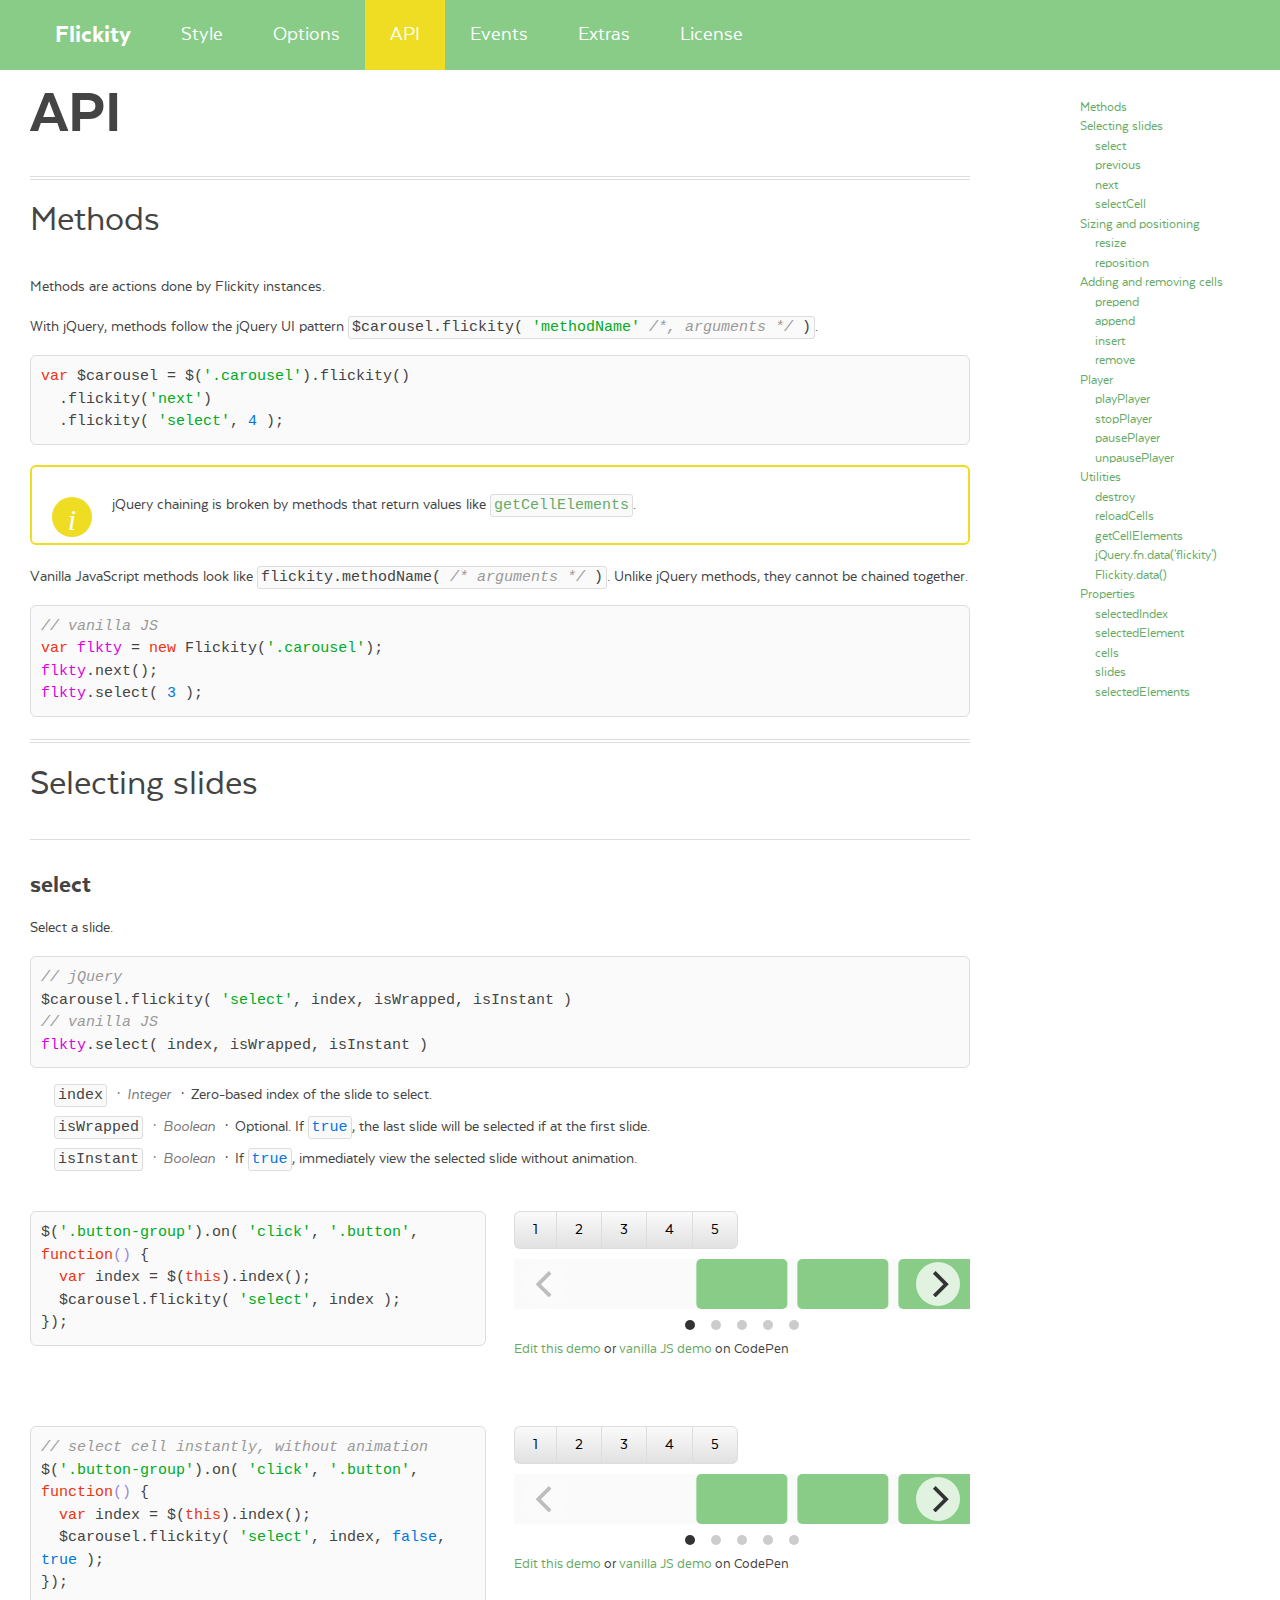
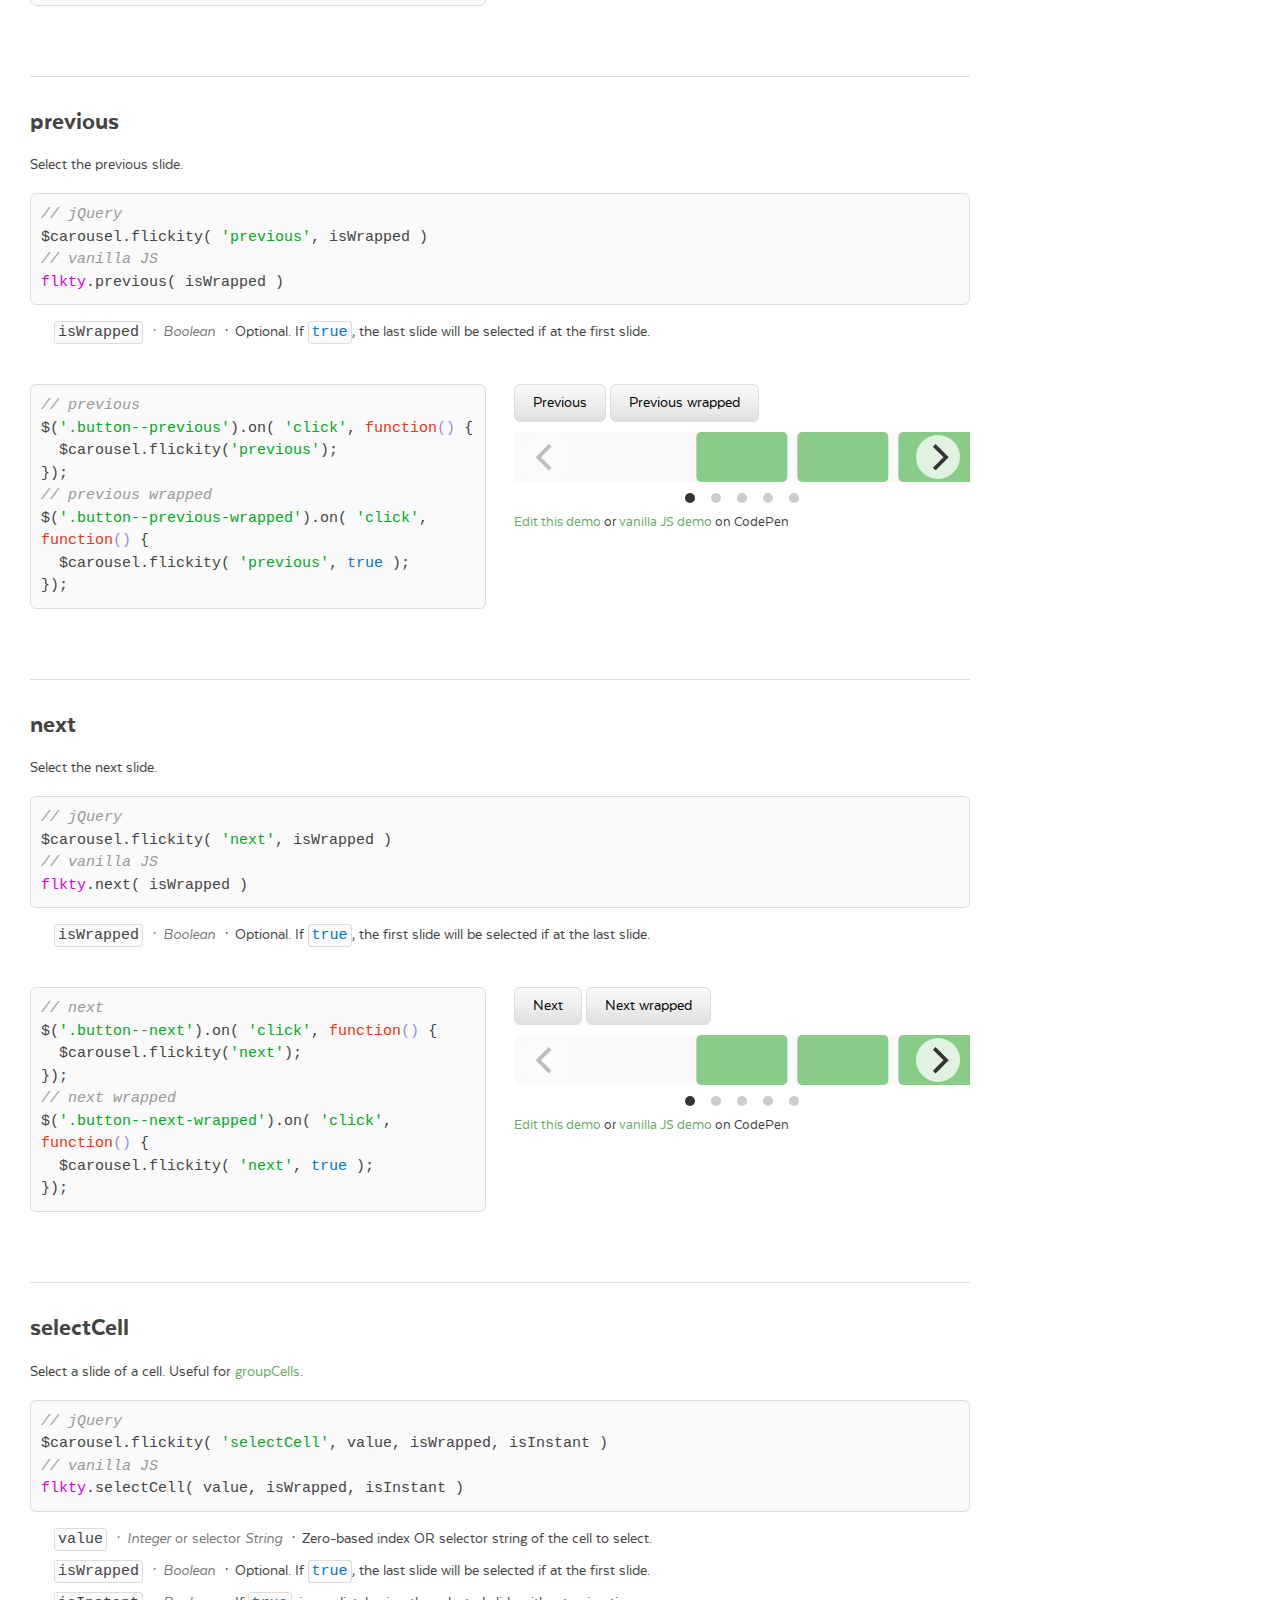
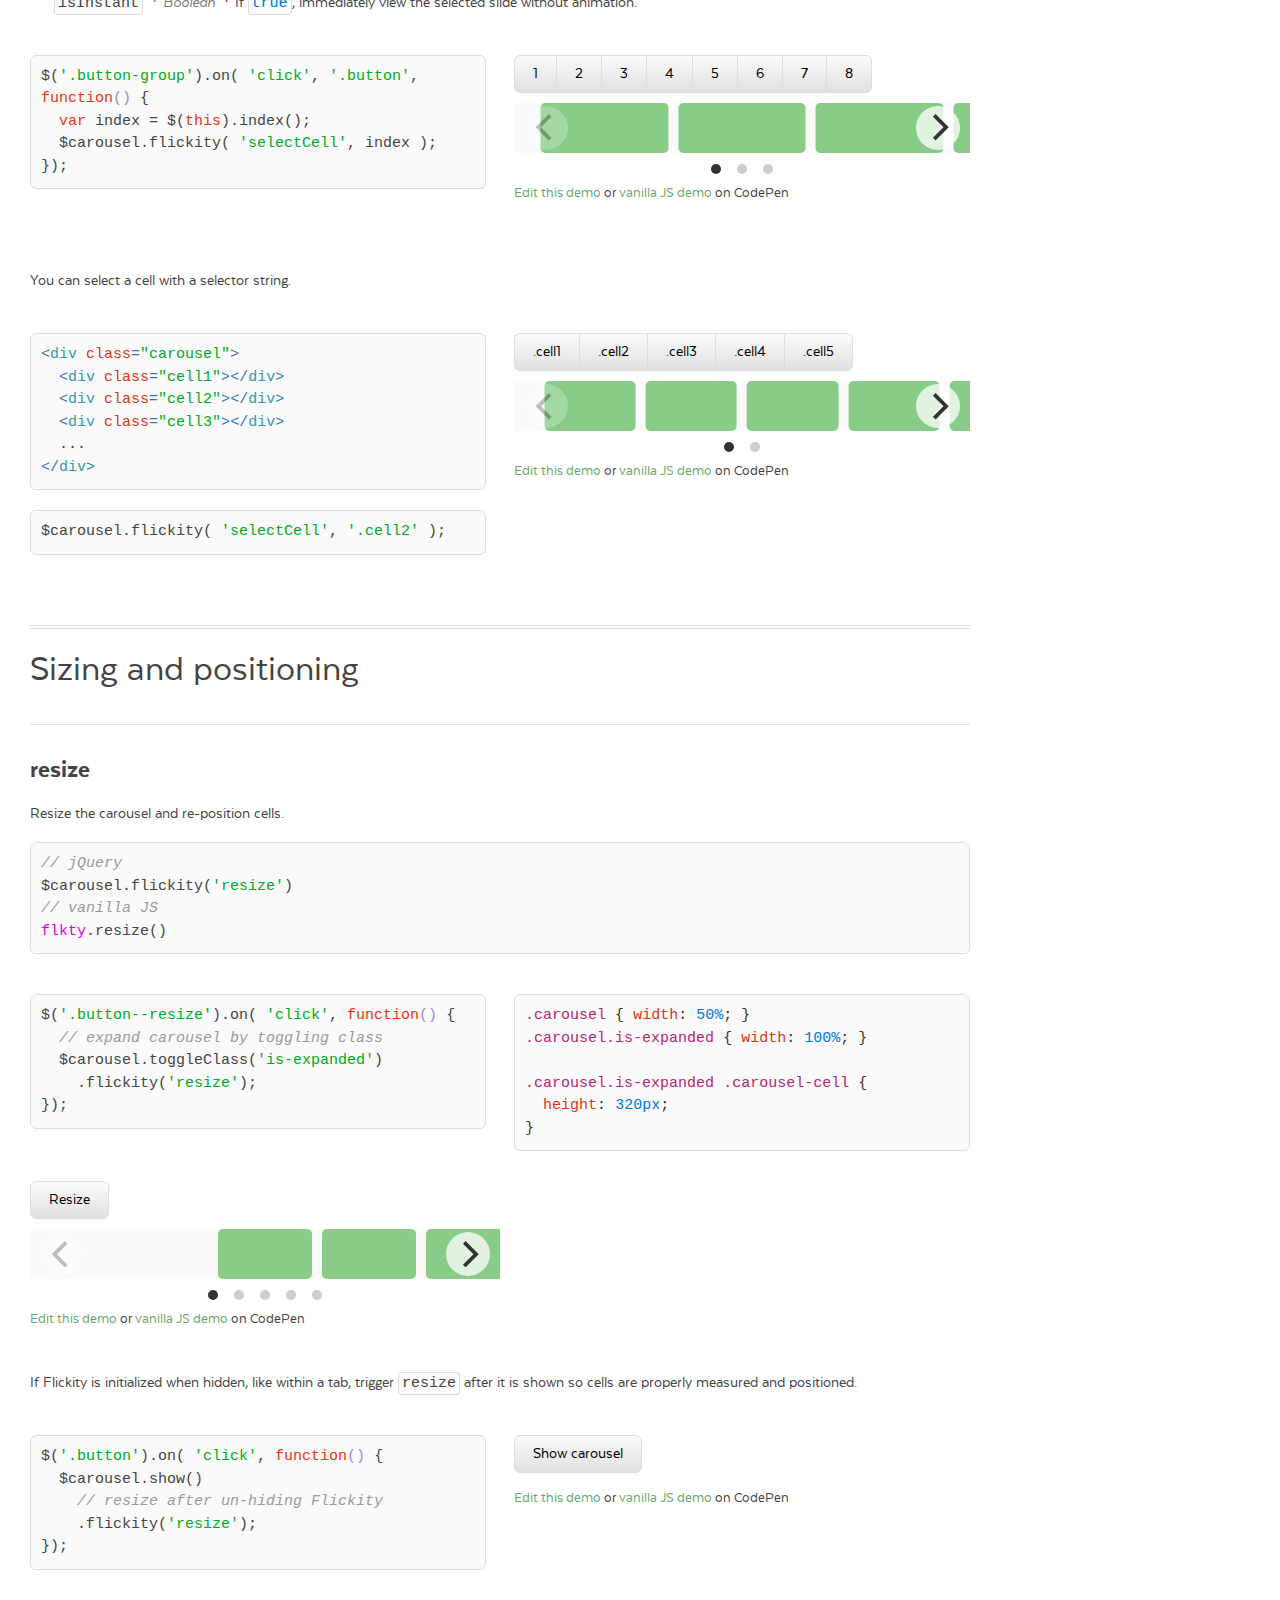
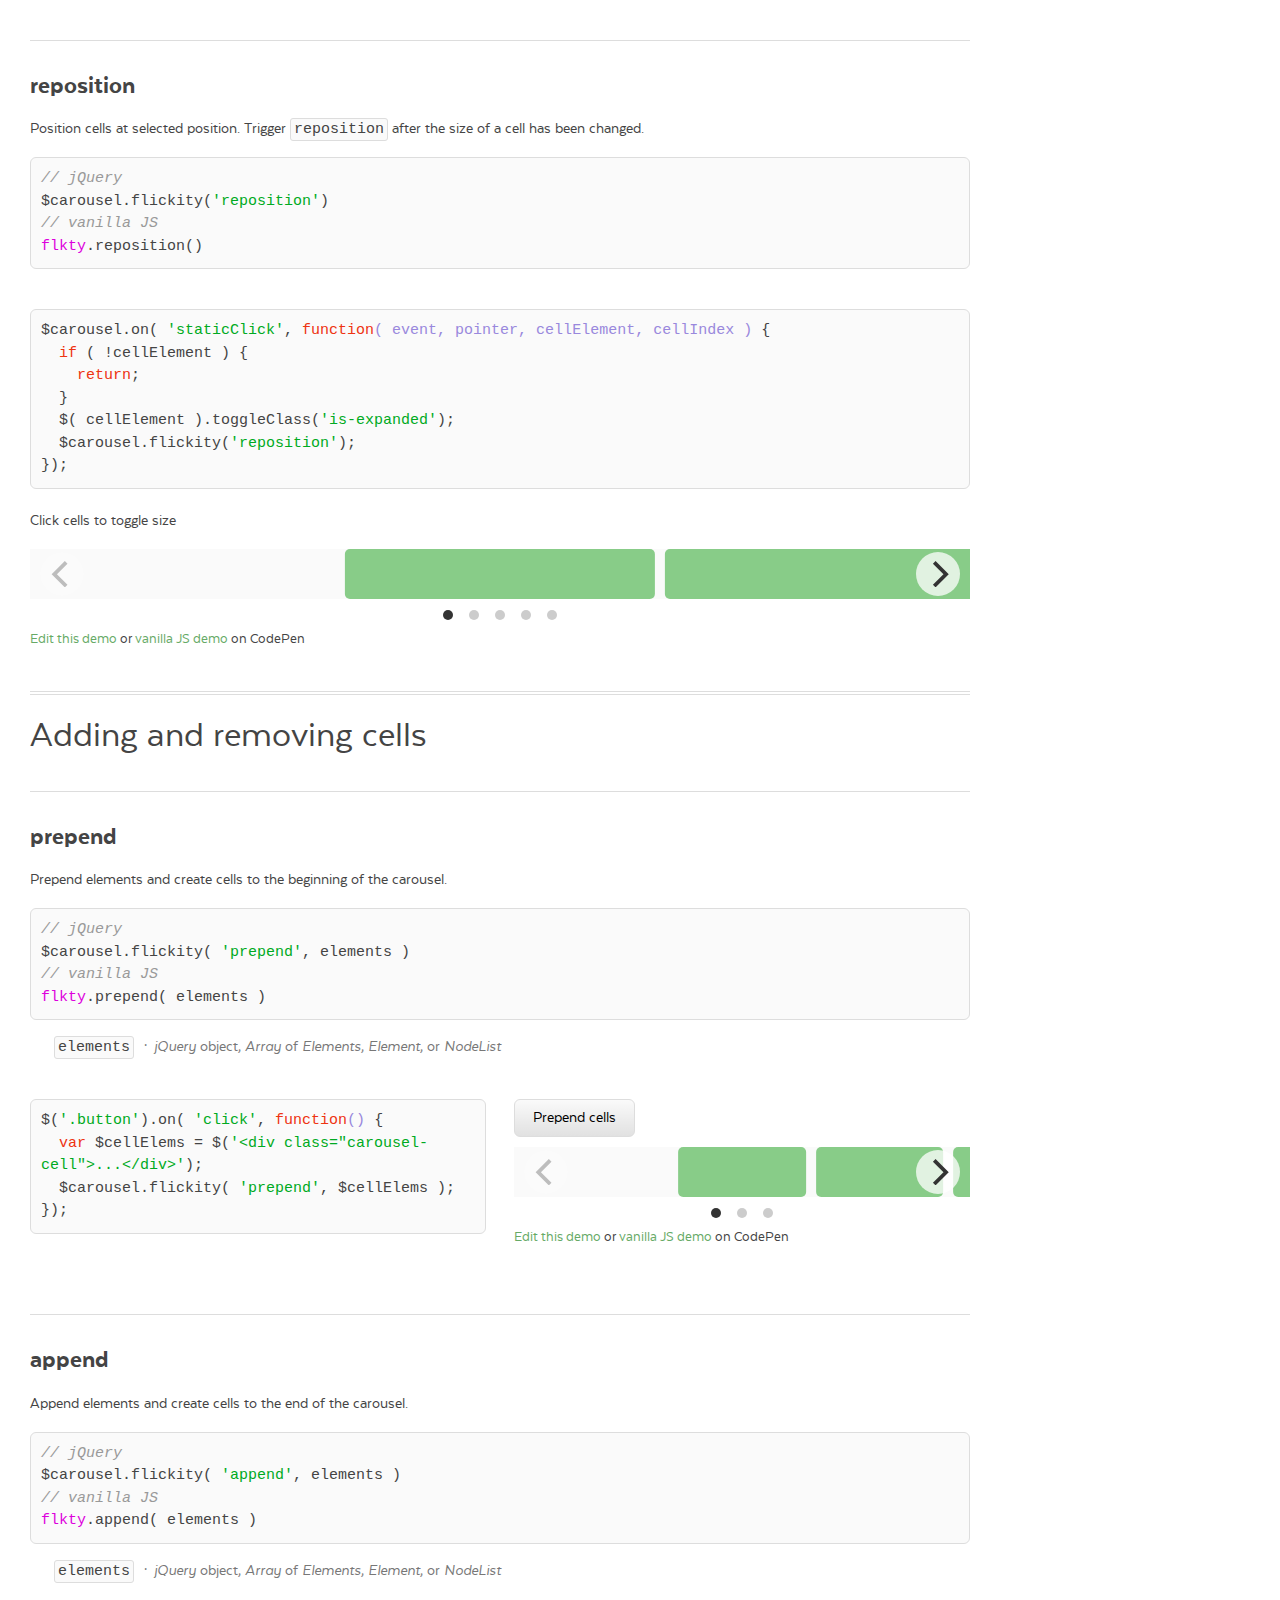
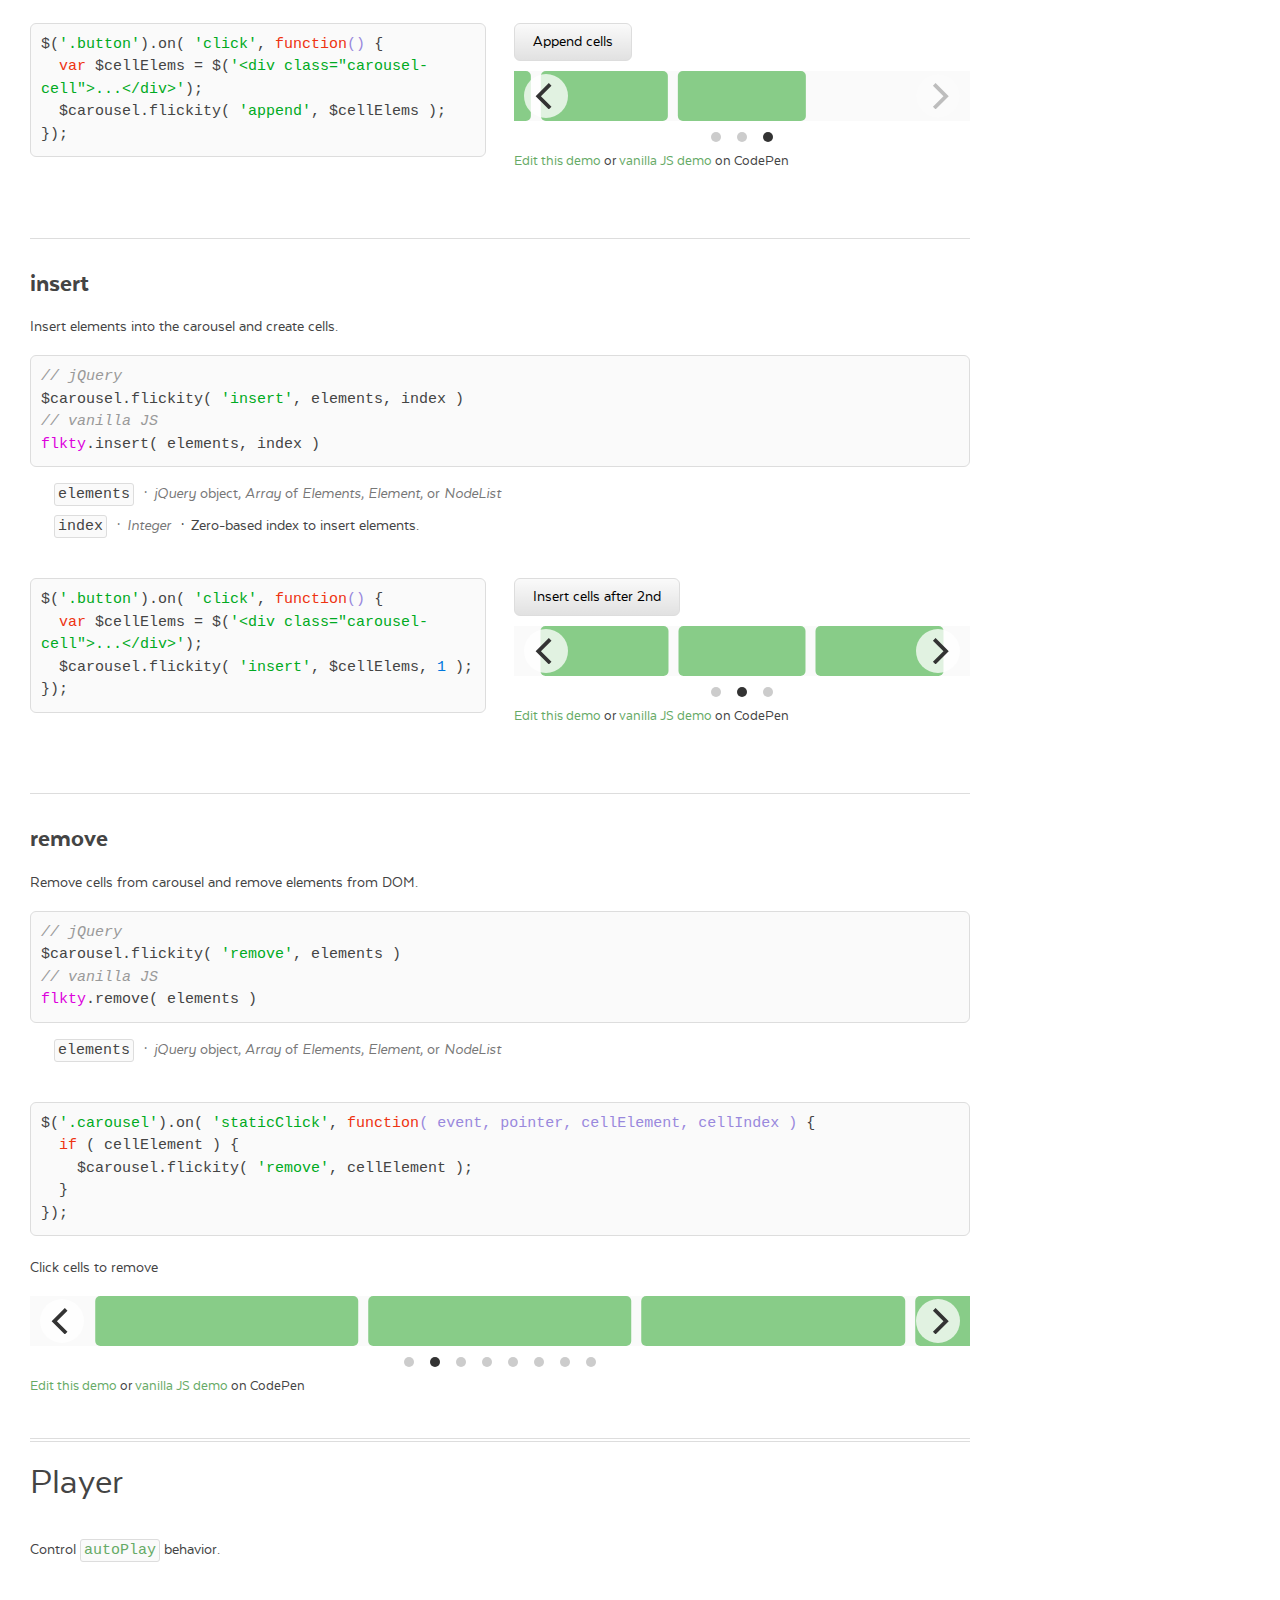
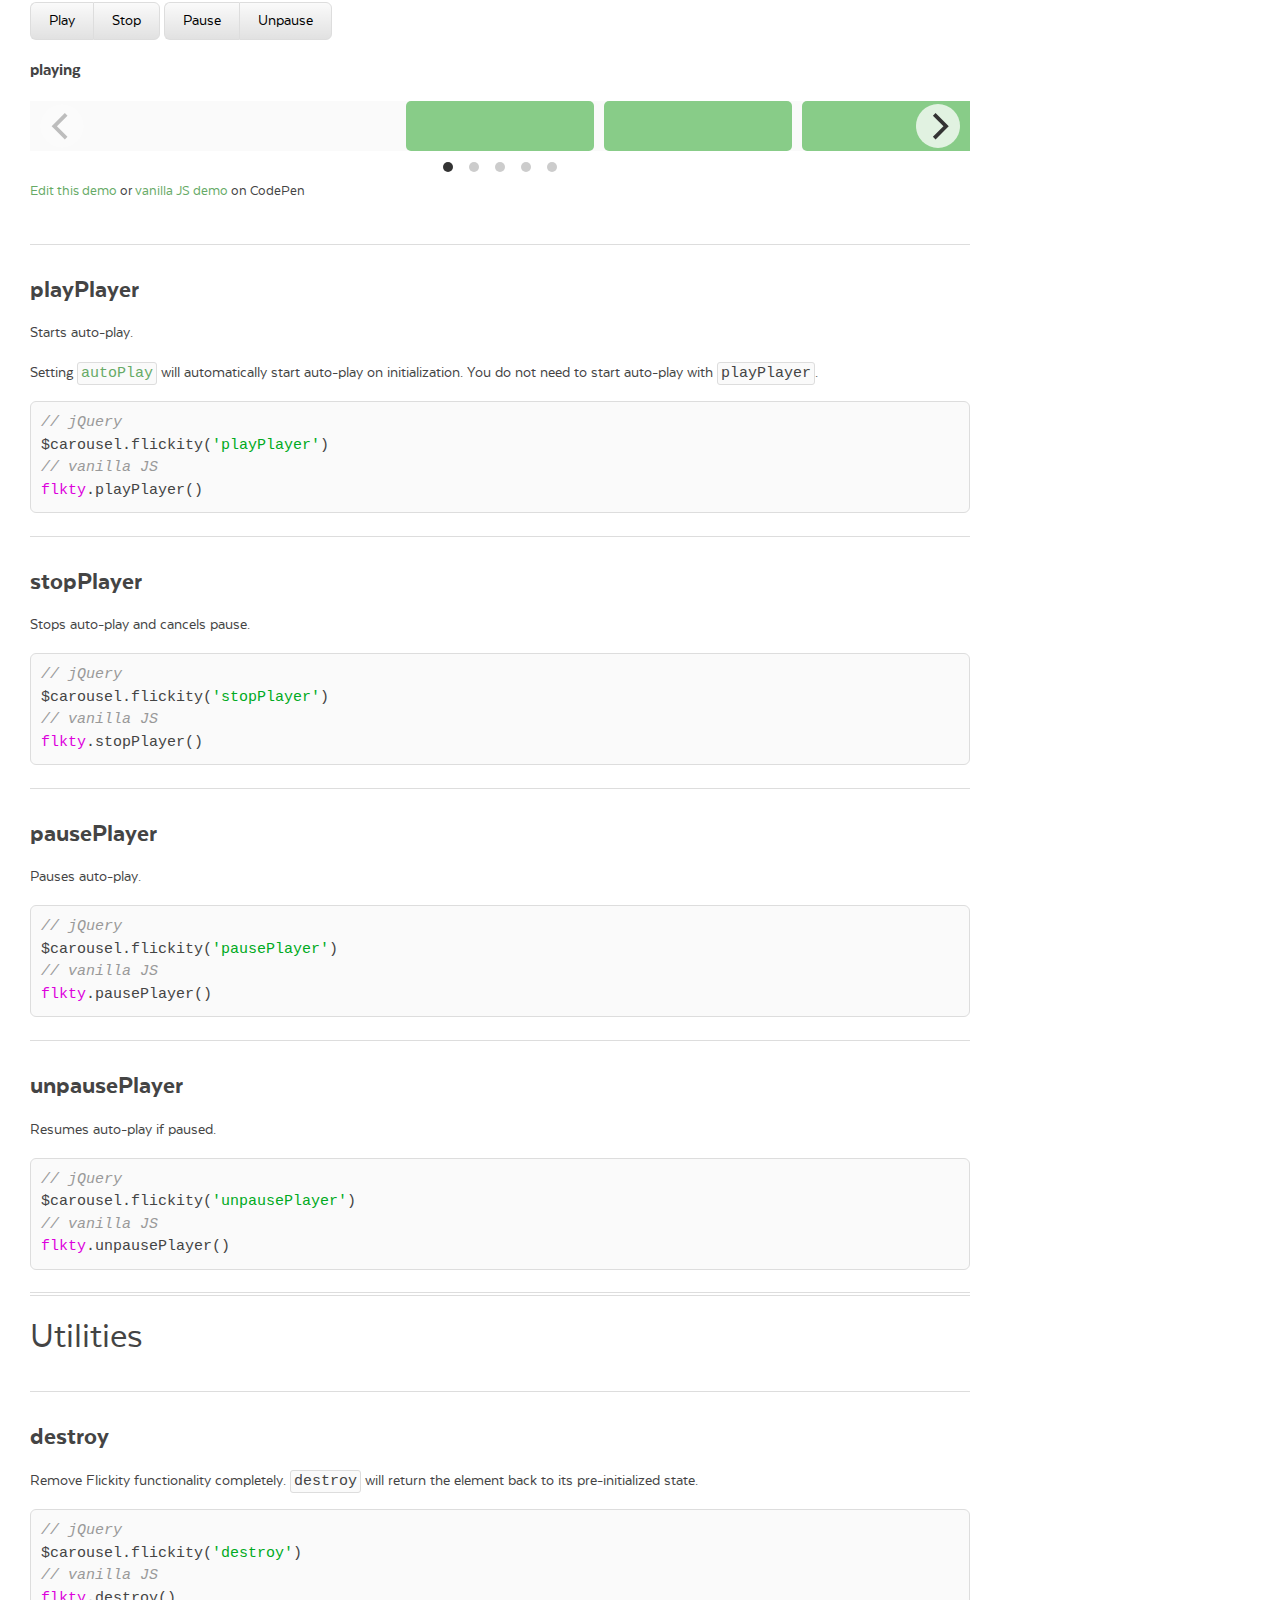
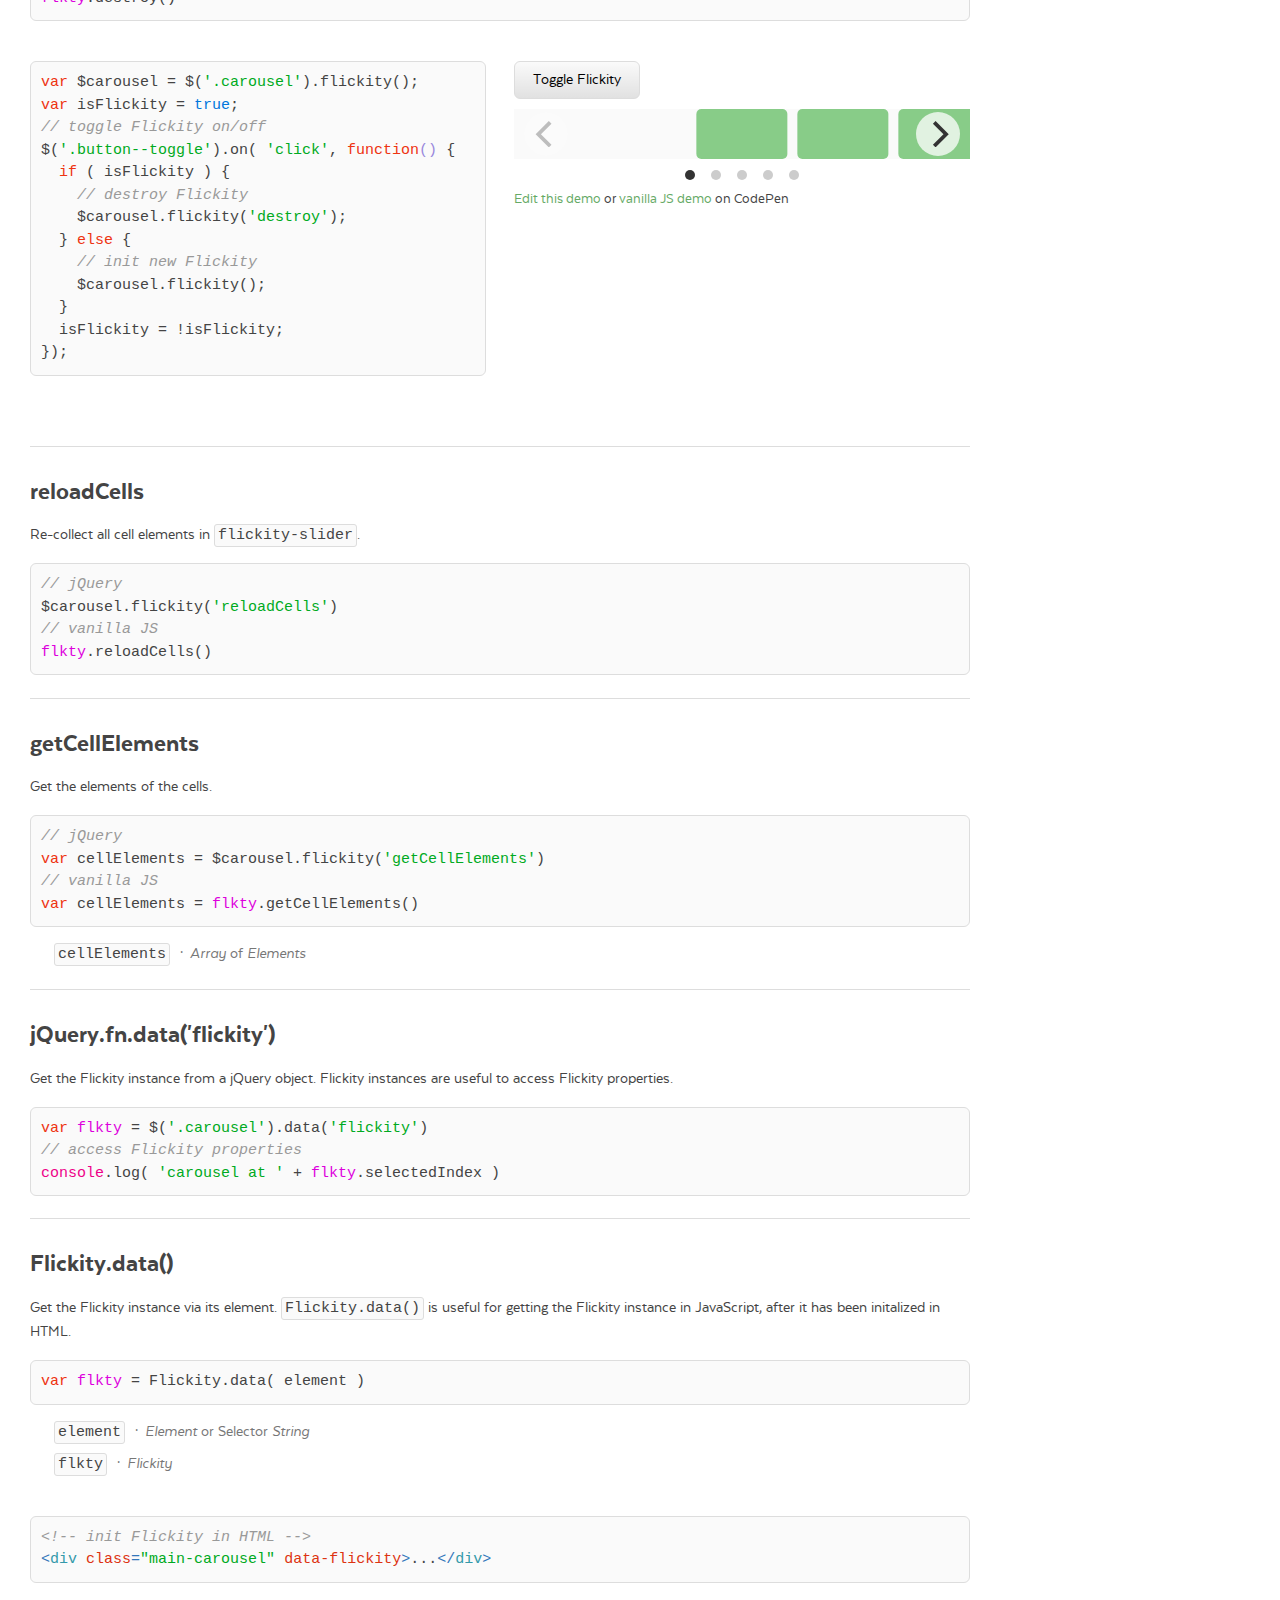
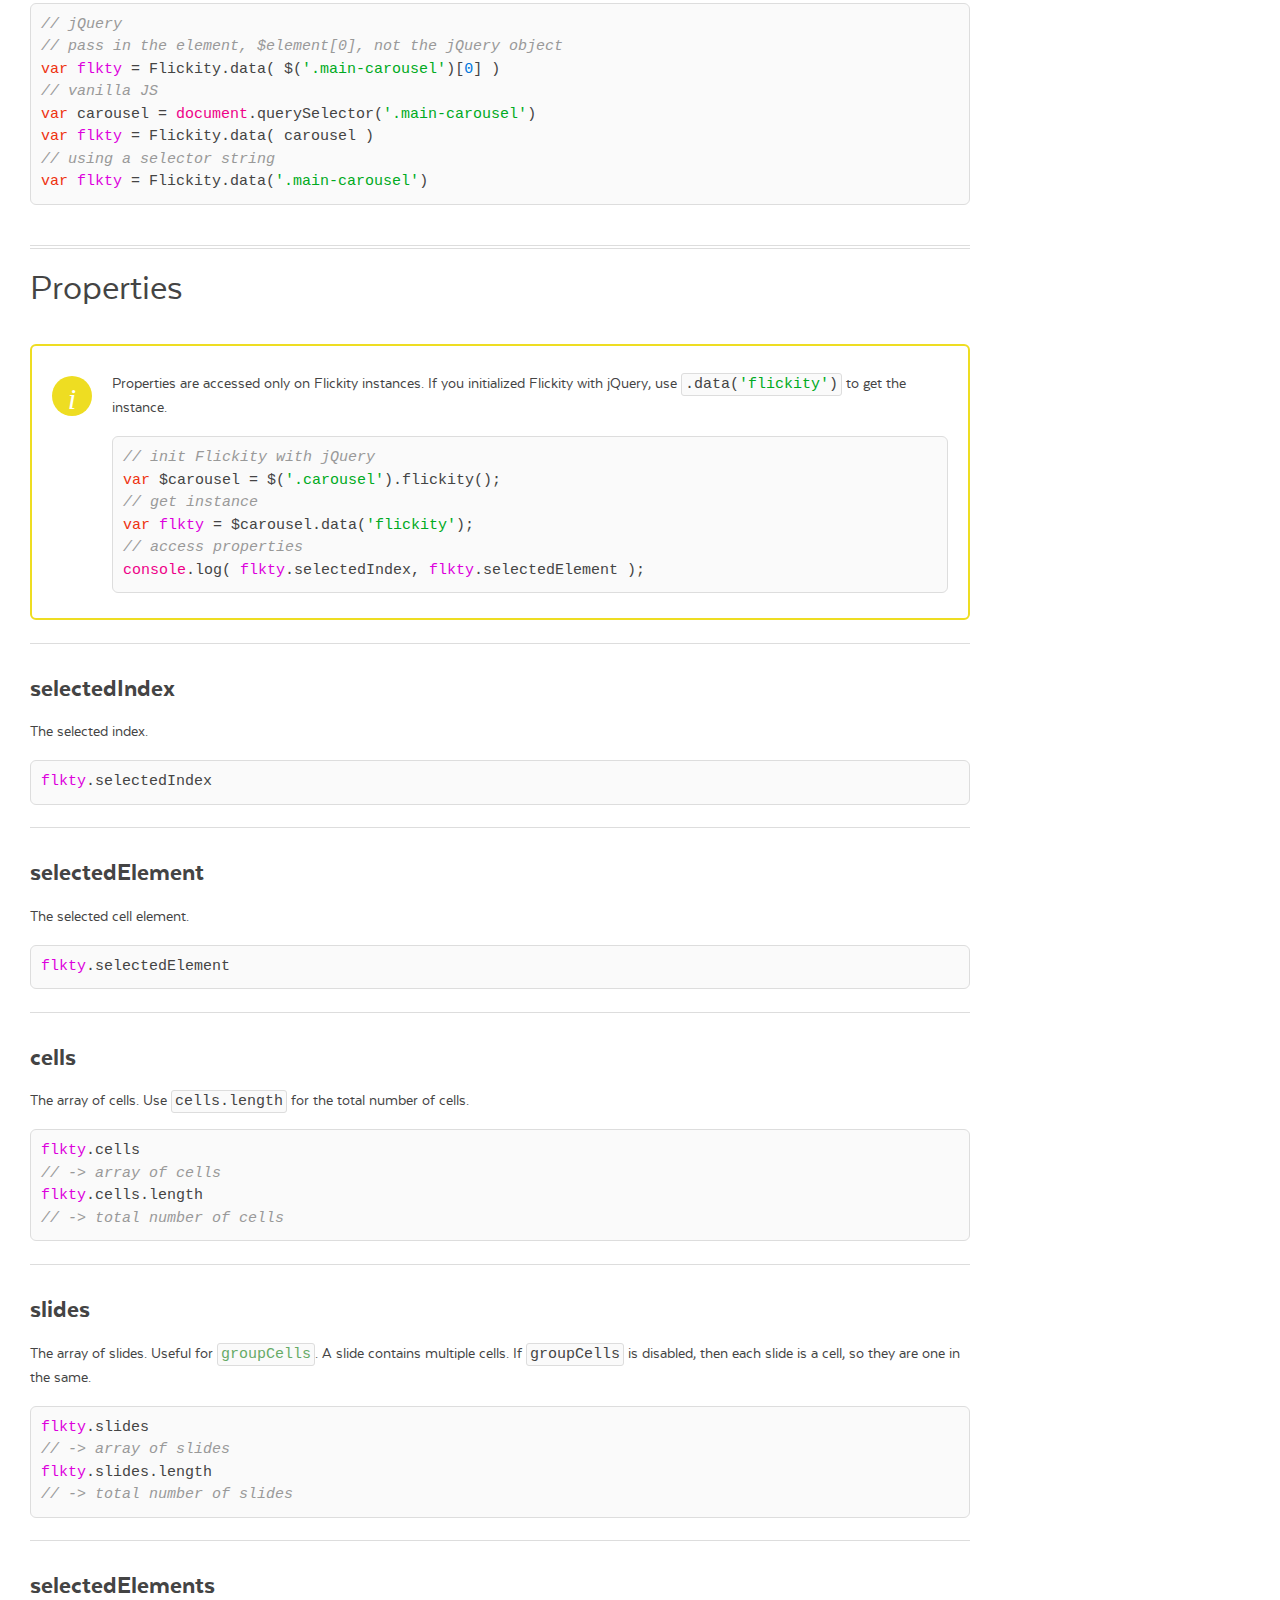
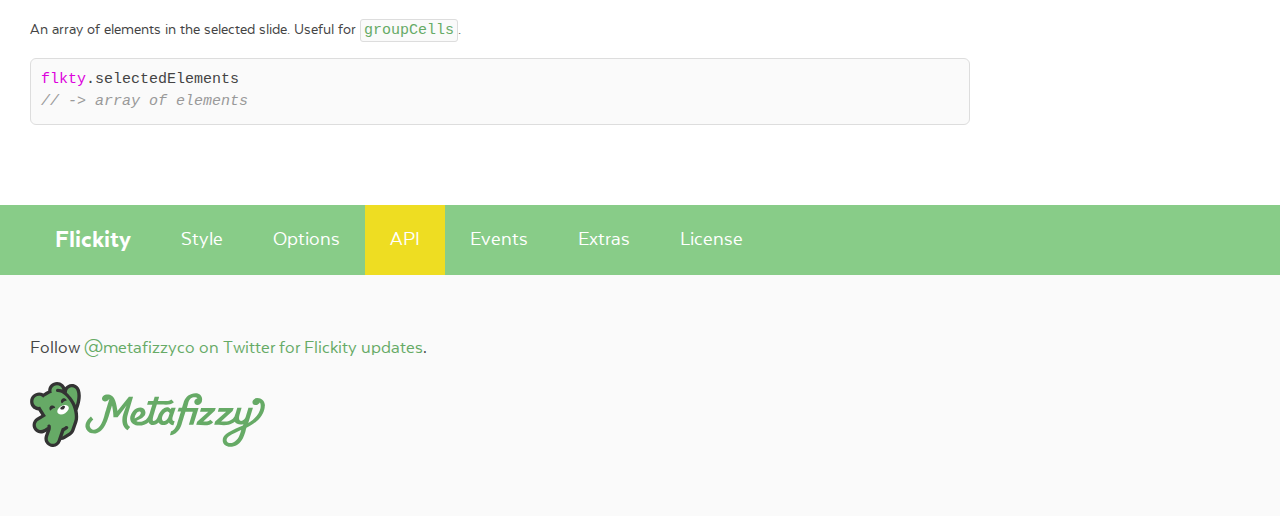
<file: js/flickity-docs/api.html>
<!doctype html>
<html lang="en" class="export">
<head>
  <meta charset="utf-8">
  <meta name="description" content="Touch, responsive, flickable carousels">
  <meta name="viewport" content="width=device-width">

  <title>Flickity &#xB7; API</title>

    <link rel="stylesheet" href="css/flickity-docs.css" media="screen">

</head>
<body class="page--api">

<nav class="site-nav">
  <div class="content-wrap">
    <ul class="site-nav__list">
      <li class="site-nav__item site-nav__item--homepage"><a href=".">Flickity</a></li>
      <li class="site-nav__item site-nav__item--style"><a href="style.html">Style</a></li>
      <li class="site-nav__item site-nav__item--options"><a href="options.html">Options</a></li>
      <li class="site-nav__item site-nav__item--api"><a href="api.html">API</a></li>
      <li class="site-nav__item site-nav__item--events"><a href="events.html">Events</a></li>
      <li class="site-nav__item site-nav__item--extras"><a href="extras.html">Extras</a></li>
      <li class="site-nav__item site-nav__item--license"><a href="license.html">License</a></li>
    </ul>
  </div>
</nav>


<div class="main">
  <div class="content-wrap">
      <h1 class="page-title">API</h1>


    <ul class="page-nav" data-js-module="page-nav">
<li class="page-nav__item page-nav__item--h2"><a href="#methods">Methods</a></li>
<li class="page-nav__item page-nav__item--h2"><a href="#selecting-slides">Selecting slides</a></li>
<li class="page-nav__item page-nav__item--h3"><a href="#select">select</a></li>
<li class="page-nav__item page-nav__item--h3"><a href="#previous">previous</a></li>
<li class="page-nav__item page-nav__item--h3"><a href="#next">next</a></li>
<li class="page-nav__item page-nav__item--h3"><a href="#selectcell">selectCell</a></li>
<li class="page-nav__item page-nav__item--h2"><a href="#sizing-and-positioning">Sizing and positioning</a></li>
<li class="page-nav__item page-nav__item--h3"><a href="#resize">resize</a></li>
<li class="page-nav__item page-nav__item--h3"><a href="#reposition">reposition</a></li>
<li class="page-nav__item page-nav__item--h2"><a href="#adding-and-removing-cells">Adding and removing cells</a></li>
<li class="page-nav__item page-nav__item--h3"><a href="#prepend">prepend</a></li>
<li class="page-nav__item page-nav__item--h3"><a href="#append">append</a></li>
<li class="page-nav__item page-nav__item--h3"><a href="#insert">insert</a></li>
<li class="page-nav__item page-nav__item--h3"><a href="#remove">remove</a></li>
<li class="page-nav__item page-nav__item--h2"><a href="#player">Player</a></li>
<li class="page-nav__item page-nav__item--h3"><a href="#playplayer">playPlayer</a></li>
<li class="page-nav__item page-nav__item--h3"><a href="#stopplayer">stopPlayer</a></li>
<li class="page-nav__item page-nav__item--h3"><a href="#pauseplayer">pausePlayer</a></li>
<li class="page-nav__item page-nav__item--h3"><a href="#unpauseplayer">unpausePlayer</a></li>
<li class="page-nav__item page-nav__item--h2"><a href="#utilities">Utilities</a></li>
<li class="page-nav__item page-nav__item--h3"><a href="#destroy">destroy</a></li>
<li class="page-nav__item page-nav__item--h3"><a href="#reloadcells">reloadCells</a></li>
<li class="page-nav__item page-nav__item--h3"><a href="#getcellelements">getCellElements</a></li>
<li class="page-nav__item page-nav__item--h3"><a href="#jquery-fn-data-flickity">jQuery.fn.data(&apos;flickity&apos;)</a></li>
<li class="page-nav__item page-nav__item--h3"><a href="#flickity-data">Flickity.data()</a></li>
<li class="page-nav__item page-nav__item--h2"><a href="#properties">Properties</a></li>
<li class="page-nav__item page-nav__item--h3"><a href="#selectedindex">selectedIndex</a></li>
<li class="page-nav__item page-nav__item--h3"><a href="#selectedelement">selectedElement</a></li>
<li class="page-nav__item page-nav__item--h3"><a href="#cells">cells</a></li>
<li class="page-nav__item page-nav__item--h3"><a href="#slides">slides</a></li>
<li class="page-nav__item page-nav__item--h3"><a href="#selectedelements">selectedElements</a></li>
</ul>


<h2 id="methods">Methods</h2>

<p>Methods are actions done by Flickity instances.</p>

<p>With jQuery, methods follow the jQuery UI pattern
  <code>$carousel.flickity( <span class="string">&apos;methodName&apos;</span> <span class="comment">/*, arguments */</span> )</code>.</p>

<pre><code class="js"><span class="keyword">var</span> $carousel = $(<span class="string">&apos;.carousel&apos;</span>).flickity()
  .flickity(<span class="string">&apos;next&apos;</span>)
  .flickity( <span class="string">&apos;select&apos;</span>, <span class="number">4</span> );
</code></pre>

<div class="call-out">
  <p>jQuery chaining is broken by methods that return values like <a href="#getcellelements"><code>getCellElements</code></a>.</p>
</div>

<p>Vanilla JavaScript methods look like
  <code>flickity.methodName( <span class="comment">/* arguments */</span> )</code>. Unlike jQuery methods, they cannot be chained together.</p>

<pre><code class="js"><span class="comment">// vanilla JS</span>
<span class="keyword">var</span> <span class="flickity_var">flkty</span> = <span class="keyword">new</span> <span class="flickity_keyword">Flickity</span>(<span class="string">&apos;.carousel&apos;</span>);
<span class="flickity_var">flkty</span>.next();
<span class="flickity_var">flkty</span>.select( <span class="number">3</span> );
</code></pre>

<h2 id="selecting-slides">Selecting slides</h2>

<h3 id="select">select</h3>

<p>Select a slide.</p>

<pre><code class="js"><span class="comment">// jQuery</span>
$carousel.flickity( <span class="string">&apos;select&apos;</span>, index, isWrapped, isInstant )
<span class="comment">// vanilla JS</span>
<span class="flickity_var">flkty</span>.select( index, isWrapped, isInstant )
</code></pre>

<p class="argument">
  <code class="argument__code">index</code>
  <span class="argument__type"><i>Integer</i></span>
  <span class="argument__description">Zero-based index of the slide to select.</span>
</p>
<p class="argument">
  <code class="argument__code">isWrapped</code>
  <span class="argument__type"><i>Boolean</i></span>
  <span class="argument__description">Optional. If <code><span class="literal">true</span></code>, the last slide will be selected if at the first slide.</span>
</p>
<p class="argument">
  <code class="argument__code">isInstant</code>
  <span class="argument__type"><i>Boolean</i></span>
  <span class="argument__description">If <code><span class="literal">true</span></code>, immediately view the selected slide without animation.</span>
</p>

<div class="example duo">
  <div class="example__code duo__cell">
<pre><code class="js">$(<span class="string">&apos;.button-group&apos;</span>).on( <span class="string">&apos;click&apos;</span>, <span class="string">&apos;.button&apos;</span>, <span class="function"><span class="keyword">function</span><span class="params">()</span> </span>{
  <span class="keyword">var</span> index = $(<span class="keyword">this</span>).index();
  $carousel.flickity( <span class="string">&apos;select&apos;</span>, index );
});
</code></pre>
  </div>
  <div class="example__demo duo__cell" data-js-module="select">
    <div class="button-row button-group">
      <button class="button">1</button>
      <button class="button">2</button>
      <button class="button">3</button>
      <button class="button">4</button>
      <button class="button">5</button>
    </div>
    <div class="carousel">
      <div class="carousel-cell"></div>
      <div class="carousel-cell"></div>
      <div class="carousel-cell"></div>
      <div class="carousel-cell"></div>
      <div class="carousel-cell"></div>
    </div>
    <p class="edit-demo">
        <a href="http://codepen.io/desandro/pen/yyvYeN">Edit this demo</a>
        or <a href="http://codepen.io/desandro/pen/ByYoKM">vanilla JS demo</a> on CodePen
    </p>
  </div>
</div>

<div class="example duo">
  <div class="example__code duo__cell">
<pre><code class="js"><span class="comment">// select cell instantly, without animation</span>
$(<span class="string">&apos;.button-group&apos;</span>).on( <span class="string">&apos;click&apos;</span>, <span class="string">&apos;.button&apos;</span>, <span class="function"><span class="keyword">function</span><span class="params">()</span> </span>{
  <span class="keyword">var</span> index = $(<span class="keyword">this</span>).index();
  $carousel.flickity( <span class="string">&apos;select&apos;</span>, index, <span class="literal">false</span>, <span class="literal">true</span> );
});
</code></pre>
  </div>
  <div class="example__demo duo__cell" data-js-module="select-instant">
    <div class="button-row button-group">
      <button class="button">1</button>
      <button class="button">2</button>
      <button class="button">3</button>
      <button class="button">4</button>
      <button class="button">5</button>
    </div>
    <div class="carousel">
      <div class="carousel-cell"></div>
      <div class="carousel-cell"></div>
      <div class="carousel-cell"></div>
      <div class="carousel-cell"></div>
      <div class="carousel-cell"></div>
    </div>
    <p class="edit-demo">
        <a href="http://codepen.io/desandro/pen/pggQeL">Edit this demo</a>
        or <a href="http://codepen.io/desandro/pen/OMMamp">vanilla JS demo</a> on CodePen
    </p>
  </div>
</div>


<h3 id="previous">previous</h3>

<p>Select the previous slide.</p>

<pre><code class="js"><span class="comment">// jQuery</span>
$carousel.flickity( <span class="string">&apos;previous&apos;</span>, isWrapped )
<span class="comment">// vanilla JS</span>
<span class="flickity_var">flkty</span>.previous( isWrapped )
</code></pre>

<p class="argument">
  <code class="argument__code">isWrapped</code>
  <span class="argument__type"><i>Boolean</i></span>
  <span class="argument__description">Optional. If <code><span class="literal">true</span></code>, the last slide will be selected if at the first slide.</span>
</p>

<div class="example duo">
  <div class="example__code duo__cell">
<pre><code class="js"><span class="comment">// previous</span>
$(<span class="string">&apos;.button--previous&apos;</span>).on( <span class="string">&apos;click&apos;</span>, <span class="function"><span class="keyword">function</span><span class="params">()</span> </span>{
  $carousel.flickity(<span class="string">&apos;previous&apos;</span>);
});
<span class="comment">// previous wrapped</span>
$(<span class="string">&apos;.button--previous-wrapped&apos;</span>).on( <span class="string">&apos;click&apos;</span>, <span class="function"><span class="keyword">function</span><span class="params">()</span> </span>{
  $carousel.flickity( <span class="string">&apos;previous&apos;</span>, <span class="literal">true</span> );
});
</code></pre>
  </div>
  <div class="example__demo duo__cell" data-js-module="previous">
    <div class="button-row">
      <button class="button button--previous">Previous</button>
      <button class="button button--previous-wrapped">Previous wrapped</button>
    </div>
    <div class="carousel">
      <div class="carousel-cell"></div>
      <div class="carousel-cell"></div>
      <div class="carousel-cell"></div>
      <div class="carousel-cell"></div>
      <div class="carousel-cell"></div>
    </div>
    <p class="edit-demo">
        <a href="http://codepen.io/desandro/pen/emVpdz">Edit this demo</a>
        or <a href="http://codepen.io/desandro/pen/PwQPGX">vanilla JS demo</a> on CodePen
    </p>
  </div>
</div>


<h3 id="next">next</h3>

<p>Select the next slide.</p>

<pre><code class="js"><span class="comment">// jQuery</span>
$carousel.flickity( <span class="string">&apos;next&apos;</span>, isWrapped )
<span class="comment">// vanilla JS</span>
<span class="flickity_var">flkty</span>.next( isWrapped )
</code></pre>

<p class="argument">
  <code class="argument__code">isWrapped</code>
  <span class="argument__type"><i>Boolean</i></span>
  <span class="argument__description">Optional. If <code><span class="literal">true</span></code>, the first slide will be selected if at the last slide.</span>
</p>

<div class="example duo">
  <div class="example__code duo__cell">
<pre><code class="js"><span class="comment">// next</span>
$(<span class="string">&apos;.button--next&apos;</span>).on( <span class="string">&apos;click&apos;</span>, <span class="function"><span class="keyword">function</span><span class="params">()</span> </span>{
  $carousel.flickity(<span class="string">&apos;next&apos;</span>);
});
<span class="comment">// next wrapped</span>
$(<span class="string">&apos;.button--next-wrapped&apos;</span>).on( <span class="string">&apos;click&apos;</span>, <span class="function"><span class="keyword">function</span><span class="params">()</span> </span>{
  $carousel.flickity( <span class="string">&apos;next&apos;</span>, <span class="literal">true</span> );
});
</code></pre>
  </div>
  <div class="example__demo duo__cell" data-js-module="next">
    <div class="button-row">
      <button class="button button--next">Next</button>
      <button class="button button--next-wrapped">Next wrapped</button>
    </div>
    <div class="carousel">
      <div class="carousel-cell"></div>
      <div class="carousel-cell"></div>
      <div class="carousel-cell"></div>
      <div class="carousel-cell"></div>
      <div class="carousel-cell"></div>
    </div>
    <p class="edit-demo">
        <a href="http://codepen.io/desandro/pen/JopYby">Edit this demo</a>
        or <a href="http://codepen.io/desandro/pen/gbvaLQ">vanilla JS demo</a> on CodePen
    </p>
  </div>
</div>


<h3 id="selectcell">selectCell</h3>

<p>Select a slide of a cell. Useful for <a href="options.html#groupcells">groupCells</a>.</p>

<pre><code class="js"><span class="comment">// jQuery</span>
$carousel.flickity( <span class="string">&apos;selectCell&apos;</span>, value, isWrapped, isInstant )
<span class="comment">// vanilla JS</span>
<span class="flickity_var">flkty</span>.selectCell( value, isWrapped, isInstant )
</code></pre>

<p class="argument">
  <code class="argument__code">value</code>
  <span class="argument__type"><i>Integer</i> or selector <i>String</i></span>
  <span class="argument__description">Zero-based index OR selector string of the cell to select.</span>
</p>
<p class="argument">
  <code class="argument__code">isWrapped</code>
  <span class="argument__type"><i>Boolean</i></span>
  <span class="argument__description">Optional. If <code><span class="literal">true</span></code>, the last slide will be selected if at the first slide.</span>
</p>
<p class="argument">
  <code class="argument__code">isInstant</code>
  <span class="argument__type"><i>Boolean</i></span>
  <span class="argument__description">If <code><span class="literal">true</span></code>, immediately view the selected slide without animation.</span>
</p>

<div class="example duo">
  <div class="example__code duo__cell">
<pre><code class="js">$(<span class="string">&apos;.button-group&apos;</span>).on( <span class="string">&apos;click&apos;</span>, <span class="string">&apos;.button&apos;</span>, <span class="function"><span class="keyword">function</span><span class="params">()</span> </span>{
  <span class="keyword">var</span> index = $(<span class="keyword">this</span>).index();
  $carousel.flickity( <span class="string">&apos;selectCell&apos;</span>, index );
});
</code></pre>
  </div>
  <div class="example__demo duo__cell" data-js-module="select-cell">
    <div class="button-row button-group">
      <button class="button">1</button>
      <button class="button">2</button>
      <button class="button">3</button>
      <button class="button">4</button>
      <button class="button">5</button>
      <button class="button">6</button>
      <button class="button">7</button>
      <button class="button">8</button>
    </div>
    <div class="carousel carousel--show-several">
      <div class="carousel-cell"></div>
      <div class="carousel-cell"></div>
      <div class="carousel-cell"></div>
      <div class="carousel-cell"></div>
      <div class="carousel-cell"></div>
      <div class="carousel-cell"></div>
      <div class="carousel-cell"></div>
      <div class="carousel-cell"></div>
    </div>
    <p class="edit-demo">
        <a href="http://codepen.io/desandro/pen/KrXgyZ">Edit this demo</a>
        or <a href="http://codepen.io/desandro/pen/vKZXpK">vanilla JS demo</a> on CodePen
    </p>
  </div>
</div>

<p>You can select a cell with a selector string.</p>

<div class="example duo">
  <div class="example__code duo__cell">
<pre><code class="html"><span class="tag">&lt;<span class="title">div</span> <span class="attribute">class</span>=<span class="value">&quot;carousel&quot;</span>&gt;</span>
  <span class="tag">&lt;<span class="title">div</span> <span class="attribute">class</span>=<span class="value">&quot;cell1&quot;</span>&gt;</span><span class="tag">&lt;/<span class="title">div</span>&gt;</span>
  <span class="tag">&lt;<span class="title">div</span> <span class="attribute">class</span>=<span class="value">&quot;cell2&quot;</span>&gt;</span><span class="tag">&lt;/<span class="title">div</span>&gt;</span>
  <span class="tag">&lt;<span class="title">div</span> <span class="attribute">class</span>=<span class="value">&quot;cell3&quot;</span>&gt;</span><span class="tag">&lt;/<span class="title">div</span>&gt;</span>
  ...
<span class="tag">&lt;/<span class="title">div</span>&gt;</span>
</code></pre>

<pre><code class="js">$carousel.flickity( <span class="string">&apos;selectCell&apos;</span>, <span class="string">&apos;.cell2&apos;</span> );
</code></pre>
  </div>
  <div class="example__demo duo__cell" data-js-module="select-cell">
    <div class="button-row button-group">
      <button class="button" data-selector=".cell1">.cell1</button>
      <button class="button" data-selector=".cell2">.cell2</button>
      <button class="button" data-selector=".cell3">.cell3</button>
      <button class="button" data-selector=".cell4">.cell4</button>
      <button class="button" data-selector=".cell5">.cell5</button>
    </div>
    <div class="carousel">
      <div class="carousel-cell cell1"></div>
      <div class="carousel-cell cell2"></div>
      <div class="carousel-cell cell3"></div>
      <div class="carousel-cell cell4"></div>
      <div class="carousel-cell cell5"></div>
    </div>
    <p class="edit-demo">
        <a href="http://codepen.io/desandro/pen/rLGrpQ">Edit this demo</a>
        or <a href="http://codepen.io/desandro/pen/mEBAXR">vanilla JS demo</a> on CodePen
    </p>
  </div>
</div>


<h2 id="sizing-and-positioning">Sizing and positioning</h2>


<h3 id="resize">resize</h3>

<p>Resize the carousel and re-position cells.</p>

<pre><code class="js"><span class="comment">// jQuery</span>
$carousel.flickity(<span class="string">&apos;resize&apos;</span>)
<span class="comment">// vanilla JS</span>
<span class="flickity_var">flkty</span>.resize()
</code></pre>

<div class="example">
  <div class="example__code">
    <div class="duo">
      <div class="duo__cell">
<pre><code class="js">$(<span class="string">&apos;.button--resize&apos;</span>).on( <span class="string">&apos;click&apos;</span>, <span class="function"><span class="keyword">function</span><span class="params">()</span> </span>{
  <span class="comment">// expand carousel by toggling class</span>
  $carousel.toggleClass(<span class="string">&apos;is-expanded&apos;</span>)
    .flickity(<span class="string">&apos;resize&apos;</span>);
});
</code></pre>
      </div>
      <div class="duo__cell">
<pre><code class="css"><span class="class">.carousel</span> <span class="rules">{ <span class="rule"><span class="attribute">width</span>:<span class="value"> <span class="number">50%</span></span></span>; <span class="rule">}</span></span>
<span class="class">.carousel</span><span class="class">.is-expanded</span> <span class="rules">{ <span class="rule"><span class="attribute">width</span>:<span class="value"> <span class="number">100%</span></span></span>; <span class="rule">}</span></span>

<span class="class">.carousel</span><span class="class">.is-expanded</span> <span class="class">.carousel-cell</span> <span class="rules">{
  <span class="rule"><span class="attribute">height</span>:<span class="value"> <span class="number">320px</span></span></span>;
<span class="rule">}</span></span>
</code></pre>
      </div>
    </div>

  </div>
  <div class="example__demo" data-js-module="resize">
    <div class="button-row">
      <button class="button button--resize">Resize</button>
    </div>
    <div class="carousel carousel--resize">
      <div class="carousel-cell"></div>
      <div class="carousel-cell"></div>
      <div class="carousel-cell"></div>
      <div class="carousel-cell"></div>
      <div class="carousel-cell"></div>
    </div>
    <p class="edit-demo">
        <a href="http://codepen.io/desandro/pen/XJZmMp">Edit this demo</a>
        or <a href="http://codepen.io/desandro/pen/NPyGjQ">vanilla JS demo</a> on CodePen
    </p>
  </div>
</div>

<p>If Flickity is initialized when hidden, like within a tab, trigger <code>resize</code> after it is shown so cells are properly measured and positioned.</p>

<div class="duo example">
  <div class="duo__cell example__code">
<pre><code class="js">$(<span class="string">&apos;.button&apos;</span>).on( <span class="string">&apos;click&apos;</span>, <span class="function"><span class="keyword">function</span><span class="params">()</span> </span>{
  $carousel.show()
    <span class="comment">// resize after un-hiding Flickity</span>
    .flickity(<span class="string">&apos;resize&apos;</span>);
});
</code></pre>
  </div>
  <div class="duo__cell example__demo" data-js-module="resize-show">
    <div class="button-row">
      <button class="button">Show carousel</button>
    </div>
    <div class="carousel" style="display: none;">
      <div class="carousel-cell"></div>
      <div class="carousel-cell"></div>
      <div class="carousel-cell"></div>
      <div class="carousel-cell"></div>
      <div class="carousel-cell"></div>
    </div>
    <p class="edit-demo">
        <a href="http://codepen.io/desandro/pen/eNvdoo">Edit this demo</a>
        or <a href="http://codepen.io/desandro/pen/gpmLYG">vanilla JS demo</a> on CodePen
    </p>
  </div>
</div>


<h3 id="reposition">reposition</h3>

<p>Position cells at selected position. Trigger <code>reposition</code> after the size of a cell has been changed.</p>

<pre><code class="js"><span class="comment">// jQuery</span>
$carousel.flickity(<span class="string">&apos;reposition&apos;</span>)
<span class="comment">// vanilla JS</span>
<span class="flickity_var">flkty</span>.reposition()
</code></pre>

<div class="example">
  <div class="example__code">
<pre><code class="js">$carousel.on( <span class="string">&apos;staticClick&apos;</span>, <span class="function"><span class="keyword">function</span><span class="params">( event, pointer, cellElement, cellIndex )</span> </span>{
  <span class="keyword">if</span> ( !cellElement ) {
    <span class="keyword">return</span>;
  }
  $( cellElement ).toggleClass(<span class="string">&apos;is-expanded&apos;</span>);
  $carousel.flickity(<span class="string">&apos;reposition&apos;</span>);
});
</code></pre>
  </div>
  <div class="example__demo" data-js-module="reposition">
    <p class="example__demo__instruction">Click cells to toggle size</p>
    <div class="carousel carousel--reposition">
      <div class="carousel-cell"></div>
      <div class="carousel-cell"></div>
      <div class="carousel-cell"></div>
      <div class="carousel-cell"></div>
      <div class="carousel-cell"></div>
    </div>
    <p class="edit-demo">
        <a href="http://codepen.io/desandro/pen/zxRvdw">Edit this demo</a>
        or <a href="http://codepen.io/desandro/pen/vEdgOR">vanilla JS demo</a> on CodePen
    </p>
  </div>
</div>



<h2 id="adding-and-removing-cells">Adding and removing cells</h2>

<h3 id="prepend">prepend</h3>

<p>Prepend elements and create cells to the beginning of the carousel.</p>

<pre><code class="js"><span class="comment">// jQuery</span>
$carousel.flickity( <span class="string">&apos;prepend&apos;</span>, elements )
<span class="comment">// vanilla JS</span>
<span class="flickity_var">flkty</span>.prepend( elements )
</code></pre>

<p class="argument">
  <code class="argument__code">elements</code>
  <span class="argument__type"><i>jQuery</i> object, <i>Array</i> of <i>Elements</i>, <i>Element</i>, or <i>NodeList</i></span>
</p>

<div class="duo example">
  <div class="duo__cell example__code">
<pre><code class="js">$(<span class="string">&apos;.button&apos;</span>).on( <span class="string">&apos;click&apos;</span>, <span class="function"><span class="keyword">function</span><span class="params">()</span> </span>{
  <span class="keyword">var</span> $cellElems = $(<span class="string">&apos;&lt;div class=&quot;carousel-cell&quot;&gt;...&lt;/div&gt;&apos;</span>);
  $carousel.flickity( <span class="string">&apos;prepend&apos;</span>, $cellElems );
});
</code></pre>
  </div>
  <div class="duo__cell example__demo" data-js-module="prepend">
    <div class="button-row">
      <button class="button">Prepend cells</button>
    </div>
    <div class="carousel carousel--not-counting carousel--show-several">
      <div class="carousel-cell">
        <span class="carousel-cell__number">1</span>
      </div>
      <div class="carousel-cell">
        <span class="carousel-cell__number">2</span>
      </div>
      <div class="carousel-cell">
        <span class="carousel-cell__number">3</span>
      </div>
    </div>
    <p class="edit-demo">
        <a href="http://codepen.io/desandro/pen/XJZpMN">Edit this demo</a>
        or <a href="http://codepen.io/desandro/pen/VYQPWx">vanilla JS demo</a> on CodePen
    </p>
  </div>
</div>


<h3 id="append">append</h3>

<p>Append elements and create cells to the end of the carousel.</p>

<pre><code class="js"><span class="comment">// jQuery</span>
$carousel.flickity( <span class="string">&apos;append&apos;</span>, elements )
<span class="comment">// vanilla JS</span>
<span class="flickity_var">flkty</span>.append( elements )
</code></pre>

<p class="argument">
  <code class="argument__code">elements</code>
  <span class="argument__type"><i>jQuery</i> object, <i>Array</i> of <i>Elements</i>, <i>Element</i>, or <i>NodeList</i></span>
</p>

<div class="duo example">
  <div class="duo__cell example__code">
<pre><code class="js">$(<span class="string">&apos;.button&apos;</span>).on( <span class="string">&apos;click&apos;</span>, <span class="function"><span class="keyword">function</span><span class="params">()</span> </span>{
  <span class="keyword">var</span> $cellElems = $(<span class="string">&apos;&lt;div class=&quot;carousel-cell&quot;&gt;...&lt;/div&gt;&apos;</span>);
  $carousel.flickity( <span class="string">&apos;append&apos;</span>, $cellElems );
});
</code></pre>
  </div>
  <div class="duo__cell example__demo" data-js-module="append">
    <div class="button-row">
      <button class="button">Append cells</button>
    </div>
    <div class="carousel carousel--not-counting carousel--show-several">
      <div class="carousel-cell">
        <span class="carousel-cell__number">1</span>
      </div>
      <div class="carousel-cell">
        <span class="carousel-cell__number">2</span>
      </div>
      <div class="carousel-cell">
        <span class="carousel-cell__number">3</span>
      </div>
    </div>
    <p class="edit-demo">
        <a href="http://codepen.io/desandro/pen/qExRVp">Edit this demo</a>
        or <a href="http://codepen.io/desandro/pen/OPQWOG">vanilla JS demo</a> on CodePen
    </p>
  </div>
</div>


<h3 id="insert">insert</h3>

<p>Insert elements into the carousel and create cells.</p>

<pre><code class="js"><span class="comment">// jQuery</span>
$carousel.flickity( <span class="string">&apos;insert&apos;</span>, elements, index )
<span class="comment">// vanilla JS</span>
<span class="flickity_var">flkty</span>.insert( elements, index )
</code></pre>

<p class="argument">
  <code class="argument__code">elements</code>
  <span class="argument__type"><i>jQuery</i> object, <i>Array</i> of <i>Elements</i>, <i>Element</i>, or <i>NodeList</i></span>
</p>

<p class="argument">
  <code class="argument__code">index</code>
  <span class="argument__type"><i>Integer</i></span>
  <span class="argument__description">Zero-based index to insert elements.</span>
</p>

<div class="duo example">
  <div class="duo__cell example__code">
<pre><code class="js">$(<span class="string">&apos;.button&apos;</span>).on( <span class="string">&apos;click&apos;</span>, <span class="function"><span class="keyword">function</span><span class="params">()</span> </span>{
  <span class="keyword">var</span> $cellElems = $(<span class="string">&apos;&lt;div class=&quot;carousel-cell&quot;&gt;...&lt;/div&gt;&apos;</span>);
  $carousel.flickity( <span class="string">&apos;insert&apos;</span>, $cellElems, <span class="number">1</span> );
});
</code></pre>
  </div>
  <div class="duo__cell example__demo" data-js-module="insert">
    <div class="button-row">
      <button class="button">Insert cells after 2nd</button>
    </div>
    <div class="carousel carousel--not-counting carousel--show-several">
      <div class="carousel-cell">
        <span class="carousel-cell__number">1</span>
      </div>
      <div class="carousel-cell">
        <span class="carousel-cell__number">2</span>
      </div>
      <div class="carousel-cell">
        <span class="carousel-cell__number">3</span>
      </div>
    </div>
    <p class="edit-demo">
        <a href="http://codepen.io/desandro/pen/YPeNYj">Edit this demo</a>
        or <a href="http://codepen.io/desandro/pen/EaQZQv">vanilla JS demo</a> on CodePen
    </p>
  </div>
</div>


<h3 id="remove">remove</h3>

<p>Remove cells from carousel and remove elements from DOM.</p>

<pre><code class="js"><span class="comment">// jQuery</span>
$carousel.flickity( <span class="string">&apos;remove&apos;</span>, elements )
<span class="comment">// vanilla JS</span>
<span class="flickity_var">flkty</span>.remove( elements )
</code></pre>

<p class="argument">
  <code class="argument__code">elements</code>
  <span class="argument__type"><i>jQuery</i> object, <i>Array</i> of <i>Elements</i>, <i>Element</i>, or <i>NodeList</i></span>
</p>

<div class="example">
  <div class="example__code">
<pre><code class="js">$(<span class="string">&apos;.carousel&apos;</span>).on( <span class="string">&apos;staticClick&apos;</span>, <span class="function"><span class="keyword">function</span><span class="params">( event, pointer, cellElement, cellIndex )</span> </span>{
  <span class="keyword">if</span> ( cellElement ) {
    $carousel.flickity( <span class="string">&apos;remove&apos;</span>, cellElement );
  }
});
</code></pre>
  </div>
  <div class="example__demo" data-js-module="remove">
    <p class="example__demo__instruction">Click cells to remove</p>
    <div class="carousel carousel--not-counting carousel--show-several">
      <div class="carousel-cell">
        <span class="carousel-cell__number">1</span>
      </div>
      <div class="carousel-cell">
        <span class="carousel-cell__number">2</span>
      </div>
      <div class="carousel-cell">
        <span class="carousel-cell__number">3</span>
      </div>
      <div class="carousel-cell">
        <span class="carousel-cell__number">4</span>
      </div>
      <div class="carousel-cell">
        <span class="carousel-cell__number">5</span>
      </div>
      <div class="carousel-cell">
        <span class="carousel-cell__number">6</span>
      </div>
      <div class="carousel-cell">
        <span class="carousel-cell__number">7</span>
      </div>
      <div class="carousel-cell">
        <span class="carousel-cell__number">8</span>
      </div>
    </div>
    <p class="edit-demo">
        <a href="http://codepen.io/desandro/pen/WbMRgv">Edit this demo</a>
        or <a href="http://codepen.io/desandro/pen/gbvgdy">vanilla JS demo</a> on CodePen
    </p>
  </div>
</div>


<h2 id="player">Player</h2>

<p>Control <a href="options.html#autoplay"><code>autoPlay</code></a> behavior.</p>

<div class="example" data-js-module="player">
  <div class="example__demo">
    <div class="button-row">
      <div class="button-group button-group--inline">
        <button class="button button--play">Play</button>
        <button class="button button--stop">Stop</button>
      </div>
      <div class="button-group button-group--inline">
        <button class="button button--pause">Pause</button>
        <button class="button button--unpause">Unpause</button>
      </div>
    </div>

    <p class="player-status" style="font-weight: bold; font-size: 1.1rem;">Playing</p>

    <div class="carousel">
      <div class="carousel-cell"></div>
      <div class="carousel-cell"></div>
      <div class="carousel-cell"></div>
      <div class="carousel-cell"></div>
      <div class="carousel-cell"></div>
    </div>

    <p class="edit-demo">
        <a href="http://codepen.io/desandro/pen/xOXErG">Edit this demo</a>
        or <a href="http://codepen.io/desandro/pen/bZowzr">vanilla JS demo</a> on CodePen
    </p>

  </div>
</div>


<h3 id="playplayer">playPlayer</h3>

<p>Starts auto-play.</p>

<p>Setting <a href="options.html#autoplay"><code>autoPlay</code></a> will automatically start auto-play on initialization. You do not need to start auto-play with <code>playPlayer</code>.</p>

<pre><code class="js"><span class="comment">// jQuery</span>
$carousel.flickity(<span class="string">&apos;playPlayer&apos;</span>)
<span class="comment">// vanilla JS</span>
<span class="flickity_var">flkty</span>.playPlayer()
</code></pre>


<h3 id="stopplayer">stopPlayer</h3>

<p>Stops auto-play and cancels pause.</p>

<pre><code class="js"><span class="comment">// jQuery</span>
$carousel.flickity(<span class="string">&apos;stopPlayer&apos;</span>)
<span class="comment">// vanilla JS</span>
<span class="flickity_var">flkty</span>.stopPlayer()
</code></pre>


<h3 id="pauseplayer">pausePlayer</h3>

<p>Pauses auto-play.</p>

<pre><code class="js"><span class="comment">// jQuery</span>
$carousel.flickity(<span class="string">&apos;pausePlayer&apos;</span>)
<span class="comment">// vanilla JS</span>
<span class="flickity_var">flkty</span>.pausePlayer()
</code></pre>


<h3 id="unpauseplayer">unpausePlayer</h3>

<p>Resumes auto-play if paused.</p>

<pre><code class="js"><span class="comment">// jQuery</span>
$carousel.flickity(<span class="string">&apos;unpausePlayer&apos;</span>)
<span class="comment">// vanilla JS</span>
<span class="flickity_var">flkty</span>.unpausePlayer()
</code></pre>


<h2 id="utilities">Utilities</h2>


<h3 id="destroy">destroy</h3>

<p>Remove Flickity functionality completely. <code>destroy</code> will return the element back to its pre-initialized state.</p>

<pre><code class="js"><span class="comment">// jQuery</span>
$carousel.flickity(<span class="string">&apos;destroy&apos;</span>)
<span class="comment">// vanilla JS</span>
<span class="flickity_var">flkty</span>.destroy()
</code></pre>

<div class="example duo">
  <div class="example__code duo__cell">
<pre><code class="js"><span class="keyword">var</span> $carousel = $(<span class="string">&apos;.carousel&apos;</span>).flickity();
<span class="keyword">var</span> isFlickity = <span class="literal">true</span>;
<span class="comment">// toggle Flickity on/off</span>
$(<span class="string">&apos;.button--toggle&apos;</span>).on( <span class="string">&apos;click&apos;</span>, <span class="function"><span class="keyword">function</span><span class="params">()</span> </span>{
  <span class="keyword">if</span> ( isFlickity ) {
    <span class="comment">// destroy Flickity</span>
    $carousel.flickity(<span class="string">&apos;destroy&apos;</span>);
  } <span class="keyword">else</span> {
    <span class="comment">// init new Flickity</span>
    $carousel.flickity();
  }
  isFlickity = !isFlickity;
});
</code></pre>
  </div>
  <div class="example__demo duo__cell" data-js-module="destroy">
    <div class="button-row">
      <button class="button">Toggle Flickity</button>
    </div>
    <div class="carousel">
      <div class="carousel-cell"></div>
      <div class="carousel-cell"></div>
      <div class="carousel-cell"></div>
      <div class="carousel-cell"></div>
      <div class="carousel-cell"></div>
    </div>
    <p class="edit-demo">
        <a href="http://codepen.io/desandro/pen/dPdNQq">Edit this demo</a>
        or <a href="http://codepen.io/desandro/pen/emVgoR">vanilla JS demo</a> on CodePen
    </p>
  </div>
</div>



<h3 id="reloadcells">reloadCells</h3>

<p>Re-collect all cell elements in <code>flickity-slider</code>.</p>

<pre><code class="js"><span class="comment">// jQuery</span>
$carousel.flickity(<span class="string">&apos;reloadCells&apos;</span>)
<span class="comment">// vanilla JS</span>
<span class="flickity_var">flkty</span>.reloadCells()
</code></pre>


<h3 id="getcellelements">getCellElements</h3>

<p>Get the elements of the cells.</p>

<pre><code class="js"><span class="comment">// jQuery</span>
<span class="keyword">var</span> cellElements = $carousel.flickity(<span class="string">&apos;getCellElements&apos;</span>)
<span class="comment">// vanilla JS</span>
<span class="keyword">var</span> cellElements = <span class="flickity_var">flkty</span>.getCellElements()
</code></pre>

<p class="argument">
  <code class="argument__code">cellElements</code>
  <span class="argument__type"><i>Array</i> of <i>Elements</i></span>
</p>


<h3 id="jquery-fn-data-flickity">jQuery.fn.data(&apos;flickity&apos;)</h3>

<p>Get the Flickity instance from a jQuery object. Flickity instances are useful to access Flickity properties.</p>

<pre><code class="js"><span class="keyword">var</span> <span class="flickity_var">flkty</span> = $(<span class="string">&apos;.carousel&apos;</span>).data(<span class="string">&apos;flickity&apos;</span>)
<span class="comment">// access Flickity properties</span>
<span class="built_in">console</span>.log( <span class="string">&apos;carousel at &apos;</span> + <span class="flickity_var">flkty</span>.selectedIndex )
</code></pre>


<h3 id="flickity-data">Flickity.data()</h3>

<p>Get the Flickity instance via its element. <code>Flickity.data()</code> is useful for getting the Flickity instance in JavaScript, after it has been initalized in HTML.</p>

<pre><code class="js"><span class="keyword">var</span> <span class="flickity_var">flkty</span> = <span class="flickity_keyword">Flickity</span>.data( element )
</code></pre>

<p class="argument">
  <code class="argument__code">element</code>
  <span class="argument__type"><i>Element</i> or Selector <i>String</i></span>
</p>
<p class="argument">
  <code class="argument__code">flkty</code>
  <span class="argument__type"><i>Flickity</i></span>
</p>

<div class="example">
  <div class="example__code">
<pre><code class="html"><span class="comment">&lt;!-- init Flickity in HTML --&gt;</span>
<span class="tag">&lt;<span class="title">div</span> <span class="attribute">class</span>=<span class="value">&quot;main-carousel&quot;</span> <span class="attribute">data-flickity</span>&gt;</span>...<span class="tag">&lt;/<span class="title">div</span>&gt;</span>
</code></pre>

<pre><code class="js"><span class="comment">// jQuery</span>
<span class="comment">// pass in the element, $element[0], not the jQuery object</span>
<span class="keyword">var</span> <span class="flickity_var">flkty</span> = <span class="flickity_keyword">Flickity</span>.data( $(<span class="string">&apos;.main-carousel&apos;</span>)[<span class="number">0</span>] )
<span class="comment">// vanilla JS</span>
<span class="keyword">var</span> carousel = <span class="built_in">document</span>.querySelector(<span class="string">&apos;.main-carousel&apos;</span>)
<span class="keyword">var</span> <span class="flickity_var">flkty</span> = <span class="flickity_keyword">Flickity</span>.data( carousel )
<span class="comment">// using a selector string</span>
<span class="keyword">var</span> <span class="flickity_var">flkty</span> = <span class="flickity_keyword">Flickity</span>.data(<span class="string">&apos;.main-carousel&apos;</span>)
</code></pre>
  </div>
</div>


<h2 id="properties">Properties</h2>

<div class="call-out">
  <p>Properties are accessed only on Flickity instances. If you initialized Flickity with jQuery, use <code>.data(<span class="string">&apos;flickity&apos;</span>)</code> to get the instance.</p>

<pre><code class="js"><span class="comment">// init Flickity with jQuery</span>
<span class="keyword">var</span> $carousel = $(<span class="string">&apos;.carousel&apos;</span>).flickity();
<span class="comment">// get instance</span>
<span class="keyword">var</span> <span class="flickity_var">flkty</span> = $carousel.data(<span class="string">&apos;flickity&apos;</span>);
<span class="comment">// access properties</span>
<span class="built_in">console</span>.log( <span class="flickity_var">flkty</span>.selectedIndex, <span class="flickity_var">flkty</span>.selectedElement );
</code></pre>
</div>

<h3 id="selectedindex">selectedIndex</h3>

<p>The selected index.</p>

<pre><code class="js"><span class="flickity_var">flkty</span>.selectedIndex
</code></pre>


<h3 id="selectedelement">selectedElement</h3>

<p>The selected cell element.</p>

<pre><code class="js"><span class="flickity_var">flkty</span>.selectedElement
</code></pre>


<h3 id="cells">cells</h3>

<p>The array of cells. Use <code>cells.length</code> for the total number of cells.</p>

<pre><code class="js"><span class="flickity_var">flkty</span>.cells
<span class="comment">// -&gt; array of cells</span>
<span class="flickity_var">flkty</span>.cells.length
<span class="comment">// -&gt; total number of cells</span>
</code></pre>


<h3 id="slides">slides</h3>

<p>The array of slides. Useful for <a href="options.html#groupcells"><code>groupCells</code></a>. A slide contains multiple cells. If <code>groupCells</code> is disabled, then each slide is a cell, so they are one in the same.</p>

<pre><code class="js"><span class="flickity_var">flkty</span>.slides
<span class="comment">// -&gt; array of slides</span>
<span class="flickity_var">flkty</span>.slides.length
<span class="comment">// -&gt; total number of slides</span>
</code></pre>


<h3 id="selectedelements">selectedElements</h3>

<p>An array of elements in the selected slide. Useful for <a href="options.html#groupcells"><code>groupCells</code></a>.</p>

<pre><code class="js"><span class="flickity_var">flkty</span>.selectedElements
<span class="comment">// -&gt; array of elements</span>
</code></pre>
  </div>
</div>

<nav class="site-nav">
  <div class="content-wrap">
    <ul class="site-nav__list">
      <li class="site-nav__item site-nav__item--homepage"><a href=".">Flickity</a></li>
      <li class="site-nav__item site-nav__item--style"><a href="style.html">Style</a></li>
      <li class="site-nav__item site-nav__item--options"><a href="options.html">Options</a></li>
      <li class="site-nav__item site-nav__item--api"><a href="api.html">API</a></li>
      <li class="site-nav__item site-nav__item--events"><a href="events.html">Events</a></li>
      <li class="site-nav__item site-nav__item--extras"><a href="extras.html">Extras</a></li>
      <li class="site-nav__item site-nav__item--license"><a href="license.html">License</a></li>
    </ul>
  </div>
</nav>

<div class="site-footer">
  <div class="content-wrap">

    <p class="site-footer__follow">Follow <a href="https://twitter.com/metafizzyco">@metafizzyco on Twitter for Flickity updates</a>.</p>

    <p class="site-footer__brand">
      <a class="site-footer__brand__link" href="http://metafizzy.co">
        <svg class="metafizzy-logo site-footer__metafizzy-logo" viewbox="0 0 400 512">
          <path fill="#333" d="M329.4 15c-25 0-44 15-52 26.4C271 27 251 0 213 0c-39 0-69 30.4-70 69-9 3.6-32 17-38 22-10-5-21-8-33-8-35 0-71 27.4-71 71.6 0 40 34.4 68.4 65.6 69.5 6 10 13 21 22.5 35 0.6 0-38 23.5-38 23.5-15 9.5-31 27-31 56.5 0 38.4 32 66 66 66 12.4 0 24.5-3 35-10l8-5-12 34c-15 46 20 88 62.5 88 28 0 53.4-18 63-45l3.6-10c9.6 -1 19-4 28-9l47.5-29c13-8 23-20 28-35l23.5-67c9.6-27 7-64 1-95 4-8 26-57 26-113 0-79-43-94-70-94z"/>
          <defs>
            <path id="metafizzy-logo__body-path" d="M290.4 84c-1-18 10-34 27.6-40 21-7 43 5 50 26 11 34 4 75-7 112-8-23-37-68-71-98zm31 77.4c-30-45-65-82-104-82-7 0-13-6-13-14 0-7 6.4-13 14-13 22 0.6 36.6 8 37.5 8-5-26-38-45-66-28-18 11-26 33.6-18 53-19 5.4-55 27-68 38.5-14-16-38-20-56-9-21 13-27 40-15 61 10 17 29.6 24 47.6 20 8 15 23 38 45 71l-61 38C46 317 40 342 52 360c13 20 38 23.4 55 13 11.6-7 31-19 31-19 0-2 0-4 -1-5-1-7 4-14 11-15 7-1 14 4 15 11 2.5 15 0 27-1 32 0 0-11 31-20 57-9 28 12.5 53 37 53 15 0 32-9 38-27l31-89c1-4 4-7 8-8 12.6-4 23-14 23-14 5.4-5 14-4 19 1 5 5.4 4.5 14 -1 19 0 0.5-11 10-26 17l-15 43c1 -1 2.6-1 4-2l47.5-29c8-5 14-12 17-21l23.5-67c14-41-3-112-26-147z"/>
          </defs>
          <use class="metafizzy-logo__body" xlink:href="#metafizzy-logo__body-path"/>
          <clippath id="metafizzy-logo__body-clip">
            <use xlink:href="#metafizzy-logo__body-path"/>
          </clippath>
          <g clip-path="url(#metafizzy-logo__body-clip)">
            <path class="metafizzy-logo__stripe1" d="M-65 186l379-238 55 87L-11 273z"/>
            <path class="metafizzy-logo__stripe2" d="M-11 272l379-238 55 87-379 239z"/>
            <path class="metafizzy-logo__stripe3" d="M43 358l379-238 46 73-379 238z"/>
            <path class="metafizzy-logo__stripe4" d="M89 430l379-238 55 87-379 239z"/>
          </g>
          <ellipse transform="rotate(-121.393 260.234 218.053)" fill="#FFF" cx="260" cy="218" rx="32" ry="49"/>
          <path fill="#333" d="M196.4 196c6.6 11-8 7-19 14-11 6.6-14 21-21 10-7-11-3-25 8-32 11-7 25-3 32 8zM287 140c6.6 11-8 7-19 14s-14 21-21 10-3-25 8-32c11-7 25-3 32 8z"/>
          <path fill="#333" d="M243 199l17.4-11c5-3 11-1 14 3 2 3 2 7 0 10.5l-6 10c-2 3-4 4.4-8 5l-11 1c-4 0-7-1-9-5-3-5-1-11 3.5-14z"/>
        </svg>

        <svg class="metafizzy-wordmark site-footer__metafizzy-wordmark" xmlns="http://www.w3.org/2000/svg" width="1000" height="300" viewbox="0 0 1000 300">
          <path d="M491 121l13-39H480l-3 8c-23-31-63 7-72 41-4 10-12 25-23 25-13 0 0-35 6-56v 0c4-12 11-36 11-36H423c25 0 51 5 71-13l-14-15c-9 8-17 8-27 8h-48l7-23h-25L380 44h-29l-6 21H374l-6 19c-7 22-11 49-30 64-14 10-38 17-53 7 19-8 51-21 51-45 0-13-8-29-28-29-39 0-57 40-57 60 0 25 24 40 49 40 21 0 39-7 54-19 3 9 11 16 24 16 13 0 23-5 30-14 7 10 19 16 33 14 11-1 19-7 25-14 4 8 11 14 25 15L498 157c-21-1-10-26-7-36zM277 132c3-10 13-33 28-29 5 1 6 7 4 12-4 12-20 20-33 26 0-3 0-6 1-8zm166 24c-9 3-14-2-15-11-3-19 25-60 42-33l-4 14c-3 12-12 26-23 30zm-192 33L236 207c-31-18-33-59-24-87 10-31 19-50 19-50l-50 65h-23c 0-18-4-50-8-65L136 115c-13 44-37 119-97 109-18-3-32-16-36-34-4-23 12-45 30-60l13 17c-14 11-29 33-13 50 13 14 31 6 42-5 23-22 30-56 38-86C121 82 135 35 135 35c 0 0 -1-1-1-1-5 9-15 14-25 13-11-1-17-11-14-21 3-10 14-18 25-18 15 0 23 1 34 12 14 13 23 50 26 80L244 21h23l-28 94c-7 23-13 59 12 74zM649 48c-2 6-11 18-24 18-14 0-20-11-17-21 3-8 9-14 17-16-8-9-28-7-38 2-9 8-12 20-15 31l-6 21h65l-29 94h-25l22-73H558s-14 48-22 72c-8 27-34 57-64 59L478 212c16-1 29-25 34-41 4-13 18-58 21-68h-19l7-21H539c4-12 7-24 11-36C559 21 583 1 614 1c28 0 42 21 35 47zm78 35h-82l-6 21H685l-62 56-5 17c39 0 75 9 94-15l-16-14c-11 13-27 9-39 10L721 99l6-17zM999 70c0 38-27 89-102 123-2 6-4 12-5 18-7 24-23 88-86 88-22 0-41-12-41-36 0-26 23-38 36-46 24-14 50-25 76-36l3-9c-4 2-8 3-13 3-13 1-28-4-35-15-10 8-23 14-35 17-22 5-57 0-79 0l5-18 61-55h-46l6-21h82l-6 17-64 58c11 0 22 0 33 0 14-1 31-10 41-26 3-4 16-50 16-50h24l-11 38c-4 13-7 35 8 35 12 0 23-13 26-23l15-50h25l-26 85c72-42 76-101 64-114-5 9-15 16-26 14-11-1-17-11-14-21 3-10 14-18 25-18 34 0 44 27 44 44zM867 206l-15 7c-14 7-30 13-48 25-10 7-23 19-15 32 6 11 24 9 34 5 13-6 26-19 32-32 6-11 9-24 13-37z"/>
        </svg>
      </a>

    </p>

  </div> 
</div> 

  <script src="js/flickity-docs.min.js"></script>


</body>
</html>
</file>
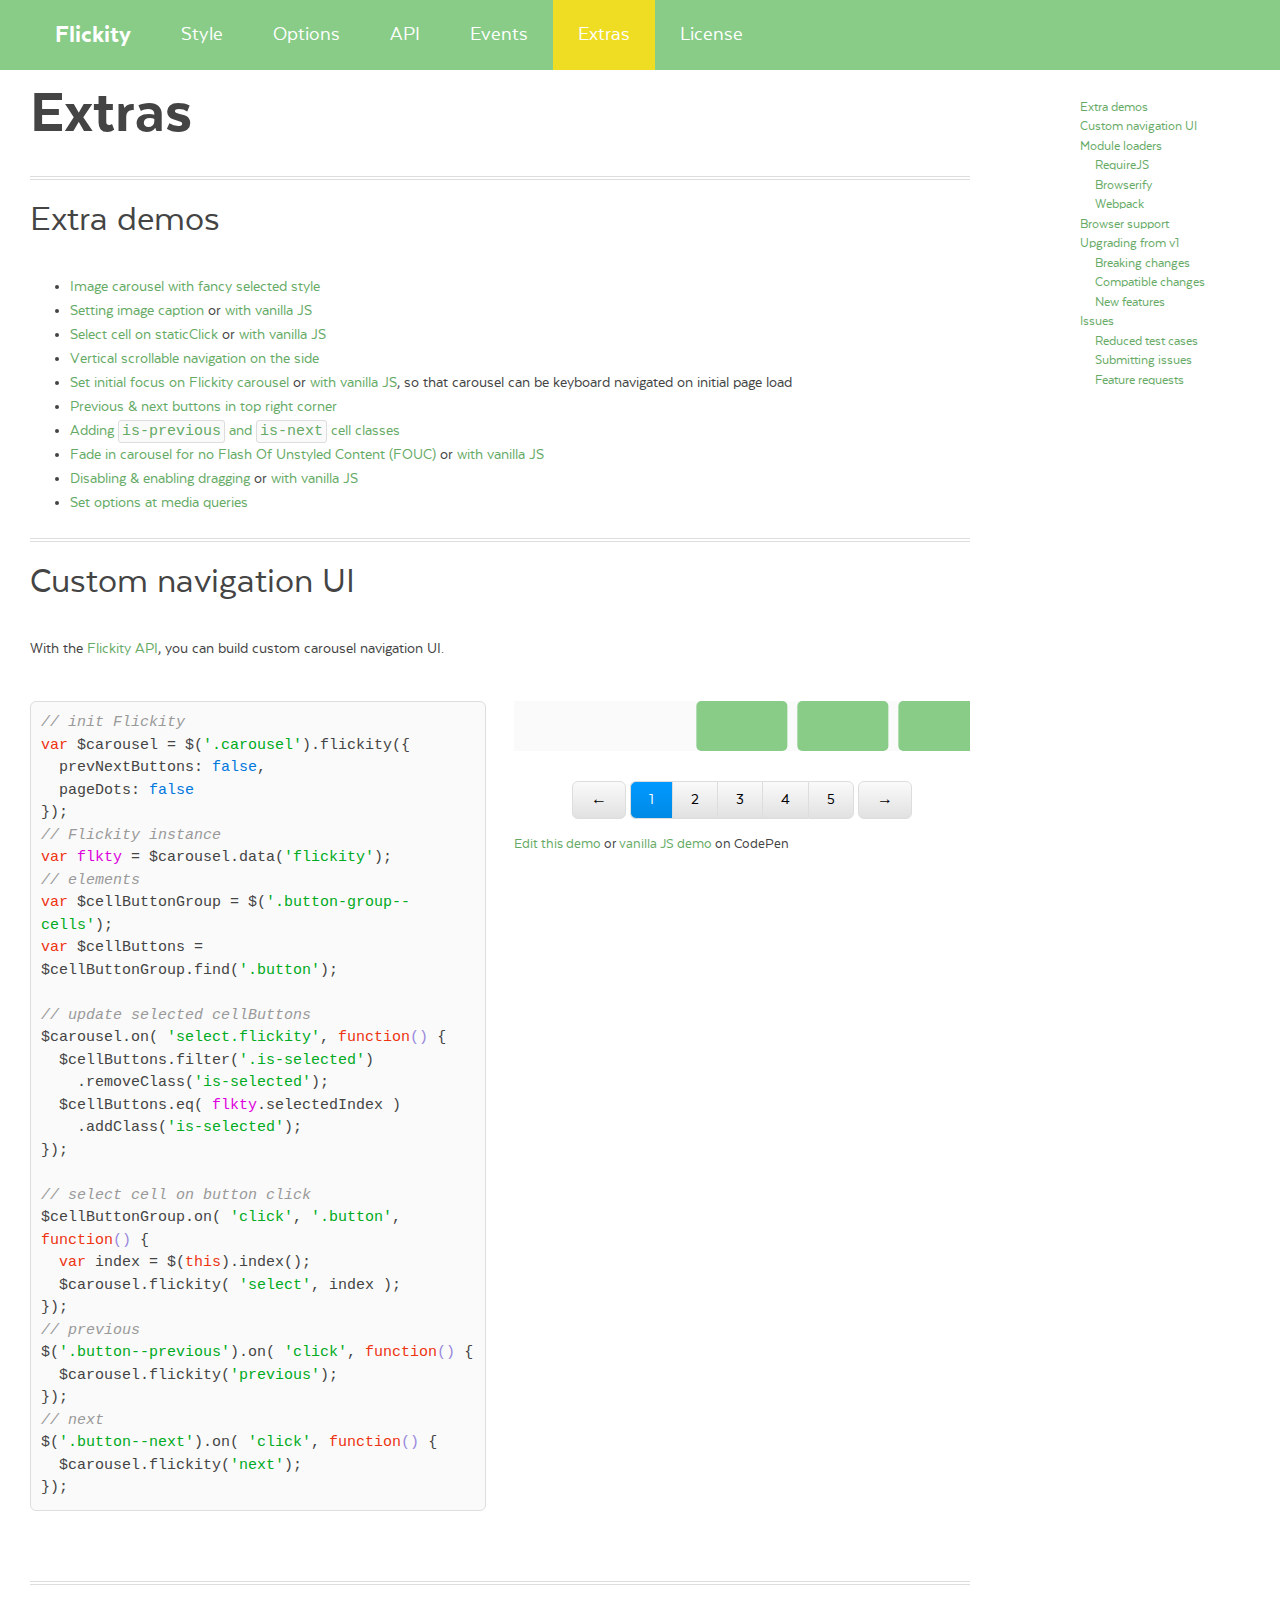
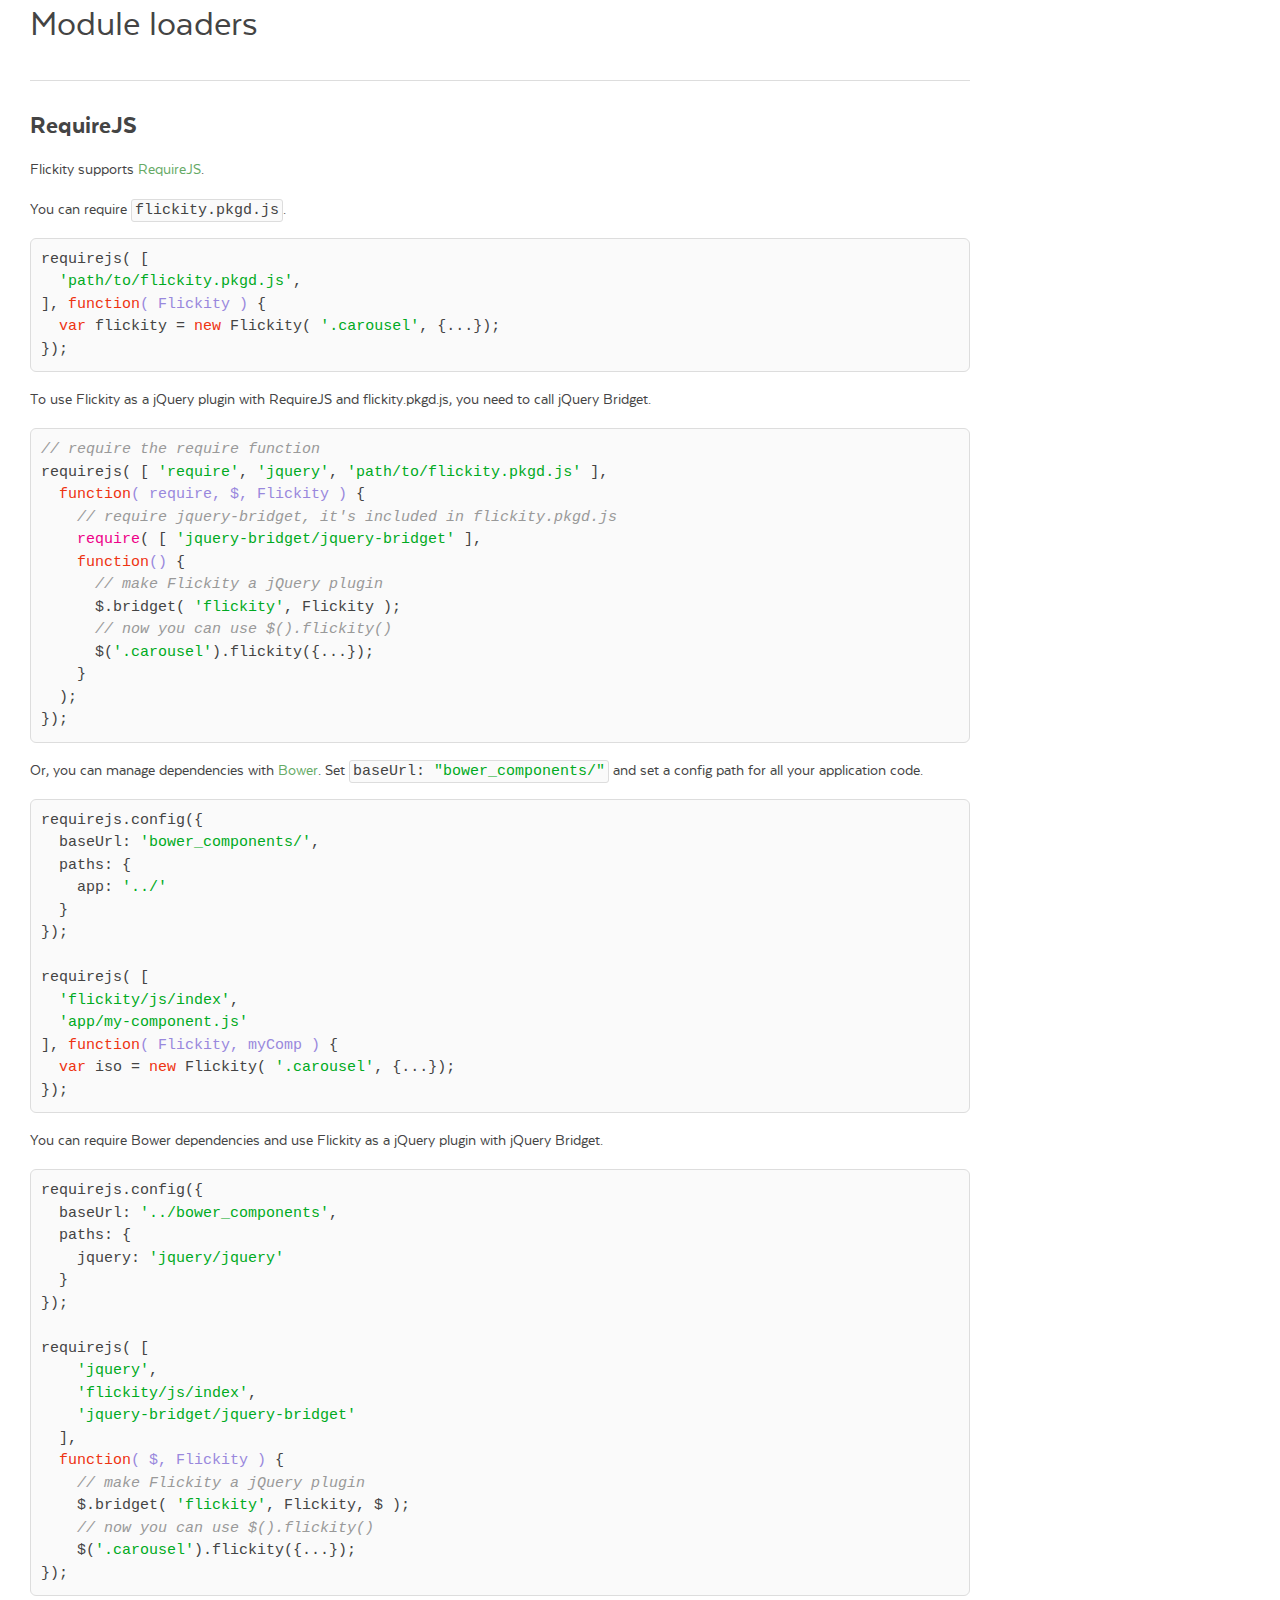
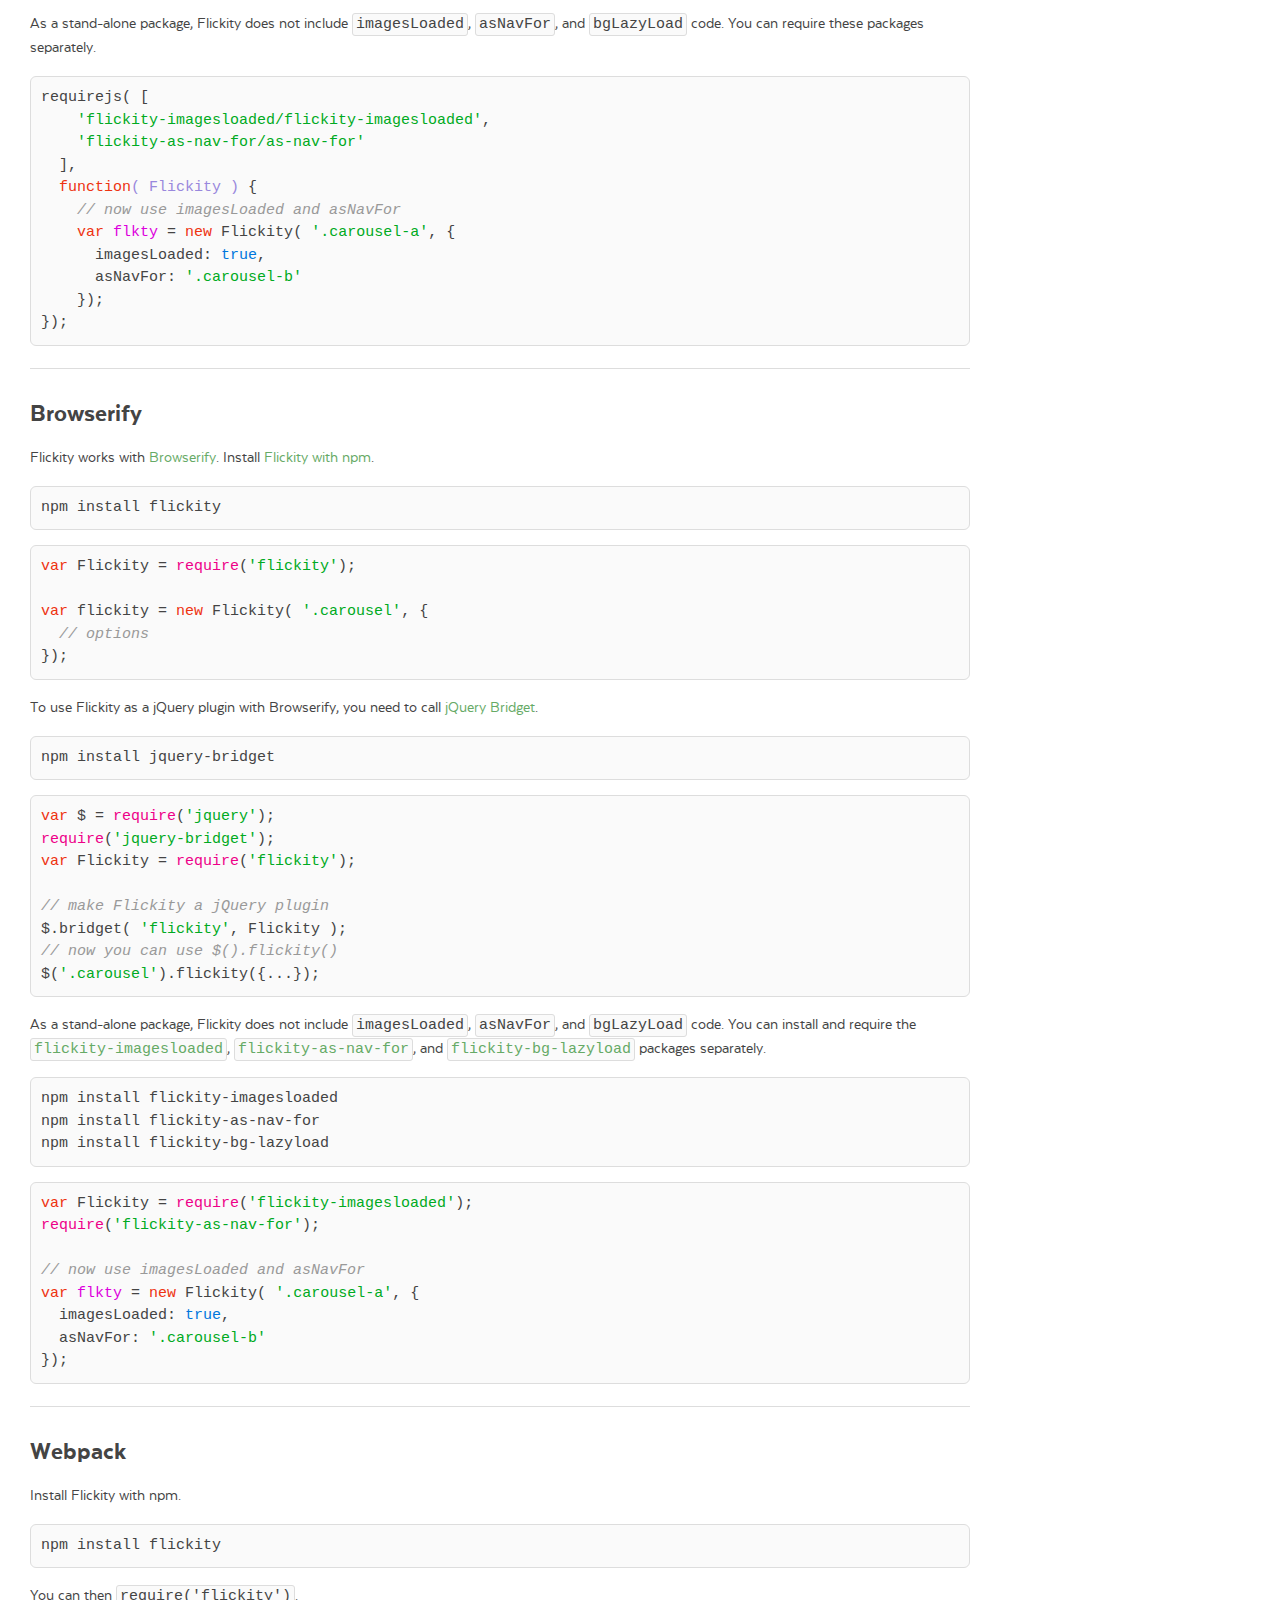
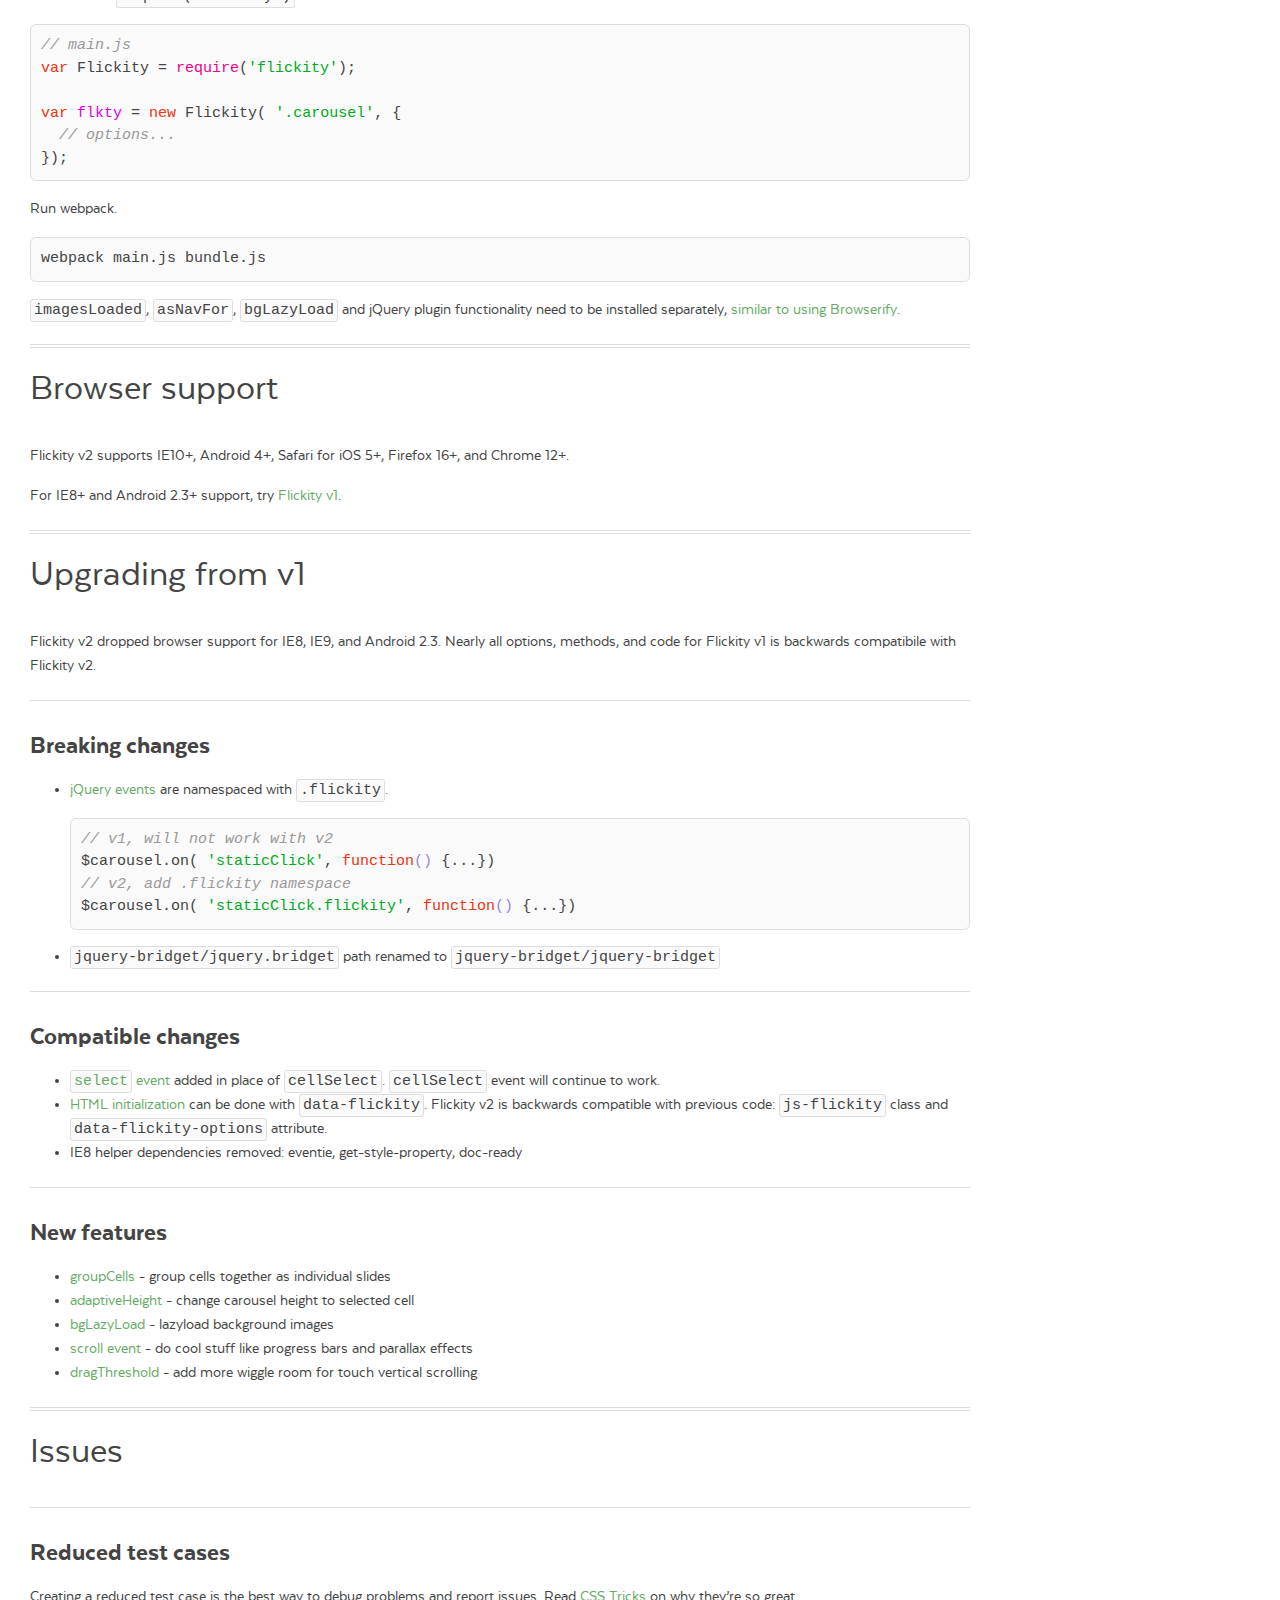
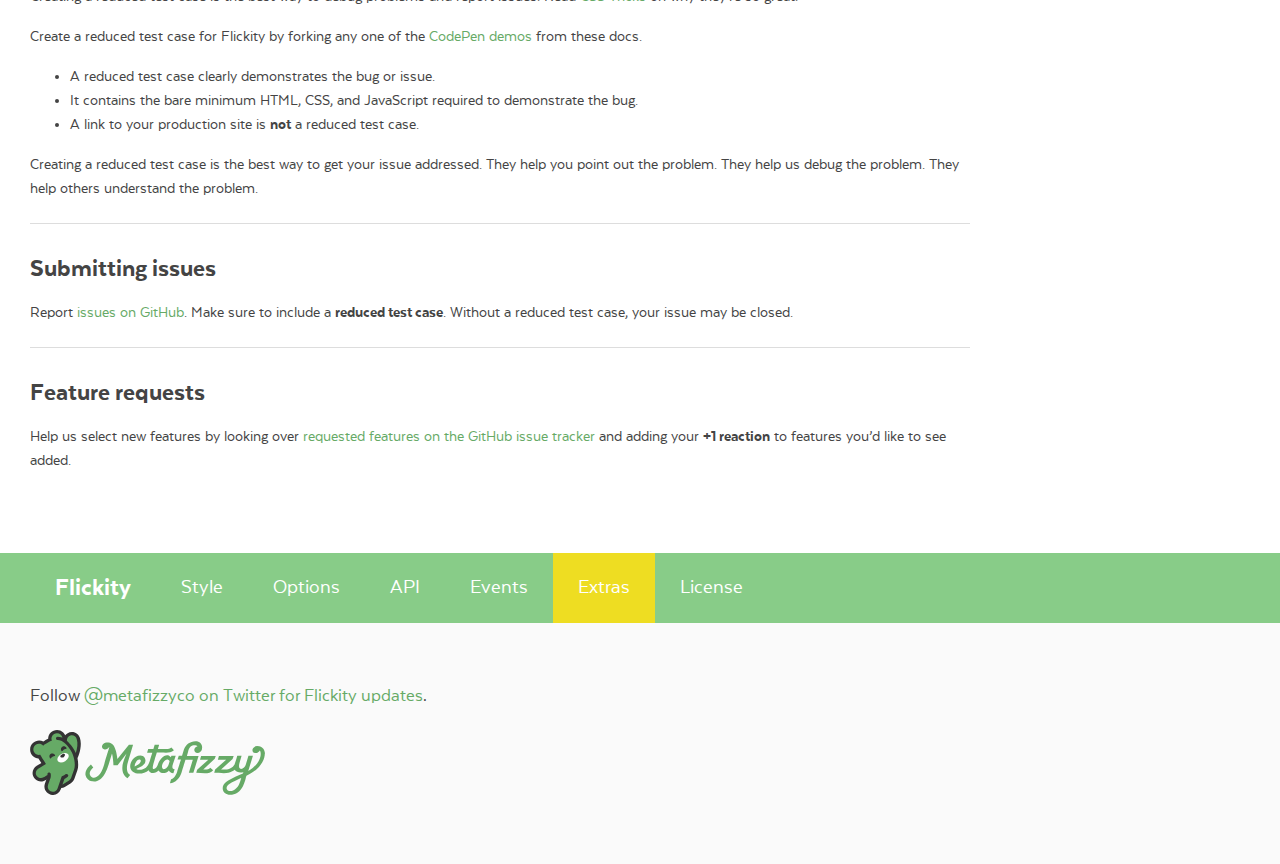
<file: js/flickity-docs/extras.html>
<!doctype html>
<html lang="en" class="export">
<head>
  <meta charset="utf-8">
  <meta name="description" content="Touch, responsive, flickable carousels">
  <meta name="viewport" content="width=device-width">

  <title>Flickity &#xB7; Extras</title>

    <link rel="stylesheet" href="css/flickity-docs.css" media="screen">

</head>
<body class="page--extras">

<nav class="site-nav">
  <div class="content-wrap">
    <ul class="site-nav__list">
      <li class="site-nav__item site-nav__item--homepage"><a href=".">Flickity</a></li>
      <li class="site-nav__item site-nav__item--style"><a href="style.html">Style</a></li>
      <li class="site-nav__item site-nav__item--options"><a href="options.html">Options</a></li>
      <li class="site-nav__item site-nav__item--api"><a href="api.html">API</a></li>
      <li class="site-nav__item site-nav__item--events"><a href="events.html">Events</a></li>
      <li class="site-nav__item site-nav__item--extras"><a href="extras.html">Extras</a></li>
      <li class="site-nav__item site-nav__item--license"><a href="license.html">License</a></li>
    </ul>
  </div>
</nav>


<div class="main">
  <div class="content-wrap">
      <h1 class="page-title">Extras</h1>


    <ul class="page-nav" data-js-module="page-nav">
<li class="page-nav__item page-nav__item--h2"><a href="#extra-demos">Extra demos</a></li>
<li class="page-nav__item page-nav__item--h2"><a href="#custom-navigation-ui">Custom navigation UI</a></li>
<li class="page-nav__item page-nav__item--h2"><a href="#module-loaders">Module loaders</a></li>
<li class="page-nav__item page-nav__item--h3"><a href="#requirejs">RequireJS</a></li>
<li class="page-nav__item page-nav__item--h3"><a href="#browserify">Browserify</a></li>
<li class="page-nav__item page-nav__item--h3"><a href="#webpack">Webpack</a></li>
<li class="page-nav__item page-nav__item--h2"><a href="#browser-support">Browser support</a></li>
<li class="page-nav__item page-nav__item--h2"><a href="#upgrading-from-v1">Upgrading from v1</a></li>
<li class="page-nav__item page-nav__item--h3"><a href="#breaking-changes">Breaking changes</a></li>
<li class="page-nav__item page-nav__item--h3"><a href="#compatible-changes">Compatible changes</a></li>
<li class="page-nav__item page-nav__item--h3"><a href="#new-features">New features</a></li>
<li class="page-nav__item page-nav__item--h2"><a href="#issues">Issues</a></li>
<li class="page-nav__item page-nav__item--h3"><a href="#reduced-test-cases">Reduced test cases</a></li>
<li class="page-nav__item page-nav__item--h3"><a href="#submitting-issues">Submitting issues</a></li>
<li class="page-nav__item page-nav__item--h3"><a href="#feature-requests">Feature requests</a></li>
</ul>



<h2 id="extra-demos">Extra demos</h2>

<ul>
  <li><a href="http://codepen.io/desandro/full/jEpxqJ/">Image carousel with fancy selected style</a></li>
  <li>
    <a href="http://codepen.io/desandro/pen/dPdVNM">Setting image caption</a> or
    <a href="http://codepen.io/desandro/pen/OPQxpO">with vanilla JS</a>
  </li>
  <li>
    <a href="http://codepen.io/desandro/pen/pvxONO">Select cell on staticClick</a> or
    <a href="http://codepen.io/desandro/pen/OPBoWx">with vanilla JS</a>
  </li>
  <li><a href="http://codepen.io/desandro/pen/dMjbjR">Vertical scrollable navigation on the side</a></li>
  <li>
    <a href="http://codepen.io/desandro/pen/VYVEbM">Set initial focus on Flickity carousel</a> or
    <a href="http://codepen.io/desandro/pen/JoemRR">with vanilla JS</a>,
    so that carousel can be keyboard navigated on initial page load
  </li>
  <li><a href="http://codepen.io/desandro/pen/LVVqBR">Previous &amp; next buttons in top right corner</a></li>
  <li><a href="http://codepen.io/desandro/pen/MagWrN">Adding <code>is-previous</code> and <code>is-next</code> cell classes</a></li>
  <li><a href="http://codepen.io/desandro/pen/KVwVqa/">Fade in carousel for no Flash Of Unstyled Content (FOUC)</a> or
    <a href="http://codepen.io/desandro/pen/JGoGpm">with vanilla JS</a>
  </li>
  <li><a href="http://codepen.io/desandro/pen/xZWqWM/">Disabling &amp; enabling dragging</a>
    or <a href="http://codepen.io/desandro/pen/adYJEQ/">with vanilla JS</a></li>
  <li><a href="http://codepen.io/desandro/pen/xVBpqG">Set options at media queries</a></li>
</ul>


<h2 id="custom-navigation-ui">Custom navigation UI</h2>

<p>With the <a href="api.html">Flickity API</a>, you can build custom carousel navigation UI.</p>

<div class="example duo">
  <div class="example__code duo__cell">
<pre><code class="js"><span class="comment">// init Flickity</span>
<span class="keyword">var</span> $carousel = $(<span class="string">&apos;.carousel&apos;</span>).flickity({
  prevNextButtons: <span class="literal">false</span>,
  pageDots: <span class="literal">false</span>
});
<span class="comment">// Flickity instance</span>
<span class="keyword">var</span> <span class="flickity_var">flkty</span> = $carousel.data(<span class="string">&apos;flickity&apos;</span>);
<span class="comment">// elements</span>
<span class="keyword">var</span> $cellButtonGroup = $(<span class="string">&apos;.button-group--cells&apos;</span>);
<span class="keyword">var</span> $cellButtons = $cellButtonGroup.find(<span class="string">&apos;.button&apos;</span>);

<span class="comment">// update selected cellButtons</span>
$carousel.on( <span class="string">&apos;select.flickity&apos;</span>, <span class="function"><span class="keyword">function</span><span class="params">()</span> </span>{
  $cellButtons.filter(<span class="string">&apos;.is-selected&apos;</span>)
    .removeClass(<span class="string">&apos;is-selected&apos;</span>);
  $cellButtons.eq( <span class="flickity_var">flkty</span>.selectedIndex )
    .addClass(<span class="string">&apos;is-selected&apos;</span>);
});

<span class="comment">// select cell on button click</span>
$cellButtonGroup.on( <span class="string">&apos;click&apos;</span>, <span class="string">&apos;.button&apos;</span>, <span class="function"><span class="keyword">function</span><span class="params">()</span> </span>{
  <span class="keyword">var</span> index = $(<span class="keyword">this</span>).index();
  $carousel.flickity( <span class="string">&apos;select&apos;</span>, index );
});
<span class="comment">// previous</span>
$(<span class="string">&apos;.button--previous&apos;</span>).on( <span class="string">&apos;click&apos;</span>, <span class="function"><span class="keyword">function</span><span class="params">()</span> </span>{
  $carousel.flickity(<span class="string">&apos;previous&apos;</span>);
});
<span class="comment">// next</span>
$(<span class="string">&apos;.button--next&apos;</span>).on( <span class="string">&apos;click&apos;</span>, <span class="function"><span class="keyword">function</span><span class="params">()</span> </span>{
  $carousel.flickity(<span class="string">&apos;next&apos;</span>);
});
</code></pre>
  </div>
  <div class="example__demo duo__cell" data-js-module="custom-nav">
    <div class="carousel">
      <div class="carousel-cell"></div>
      <div class="carousel-cell"></div>
      <div class="carousel-cell"></div>
      <div class="carousel-cell"></div>
      <div class="carousel-cell"></div>
    </div>
    <div class="button-row button-row--centered">
      <button class="button button--previous">&#x2190;</button>
      <div class="button-group button-group--cells button-group--inline">
        <button class="button is-selected">1</button>
        <button class="button">2</button>
        <button class="button">3</button>
        <button class="button">4</button>
        <button class="button">5</button>
      </div>
      <button class="button button--next">&#x2192;</button>
    </div>
    <p class="edit-demo">
        <a href="http://codepen.io/desandro/pen/jEZwxb">Edit this demo</a>
        or <a href="http://codepen.io/desandro/pen/emVRjv">vanilla JS demo</a> on CodePen
    </p>
  </div>
</div>


<h2 id="module-loaders">Module loaders</h2>


<h3 id="requirejs">RequireJS</h3>

<p>Flickity supports <a href="http://requirejs.org/">RequireJS</a>.</p>

<p>You can require <code>flickity.pkgd.js</code>.</p>

<pre><code class="js">requirejs( [
  <span class="string">&apos;path/to/flickity.pkgd.js&apos;</span>,
], <span class="function"><span class="keyword">function</span><span class="params">( Flickity )</span> </span>{
  <span class="keyword">var</span> flickity = <span class="keyword">new</span> <span class="flickity_keyword">Flickity</span>( <span class="string">&apos;.carousel&apos;</span>, {...});
});
</code></pre>

<p>To use Flickity as a jQuery plugin with RequireJS and flickity.pkgd.js, you need to call jQuery Bridget.</p>

<pre><code class="js"><span class="comment">// require the require function</span>
requirejs( [ <span class="string">&apos;require&apos;</span>, <span class="string">&apos;jquery&apos;</span>, <span class="string">&apos;path/to/flickity.pkgd.js&apos;</span> ],
  <span class="function"><span class="keyword">function</span><span class="params">( require, $, Flickity )</span> </span>{
    <span class="comment">// require jquery-bridget, it&apos;s included in flickity.pkgd.js</span>
    <span class="built_in">require</span>( [ <span class="string">&apos;jquery-bridget/jquery-bridget&apos;</span> ],
    <span class="function"><span class="keyword">function</span><span class="params">()</span> </span>{
      <span class="comment">// make Flickity a jQuery plugin</span>
      $.bridget( <span class="string">&apos;flickity&apos;</span>, <span class="flickity_keyword">Flickity</span> );
      <span class="comment">// now you can use $().flickity()</span>
      $(<span class="string">&apos;.carousel&apos;</span>).flickity({...});
    }
  );
});
</code></pre>

<p>Or, you can manage dependencies with <a href="http://bower.io">Bower</a>. Set <code>baseUrl: <span class="string">&quot;bower_components/&quot;</span></code> and set a config path for all your application code.</p>

<pre><code class="js">requirejs.config({
  baseUrl: <span class="string">&apos;bower_components/&apos;</span>,
  paths: {
    app: <span class="string">&apos;../&apos;</span>
  }
});

requirejs( [
  <span class="string">&apos;flickity/js/index&apos;</span>,
  <span class="string">&apos;app/my-component.js&apos;</span>
], <span class="function"><span class="keyword">function</span><span class="params">( Flickity, myComp )</span> </span>{
  <span class="keyword">var</span> iso = <span class="keyword">new</span> <span class="flickity_keyword">Flickity</span>( <span class="string">&apos;.carousel&apos;</span>, {...});
});
</code></pre>

<p>You can require Bower dependencies and use Flickity as a jQuery plugin with jQuery Bridget.</p>

<pre><code class="js">requirejs.config({
  baseUrl: <span class="string">&apos;../bower_components&apos;</span>,
  paths: {
    jquery: <span class="string">&apos;jquery/jquery&apos;</span>
  }
});

requirejs( [
    <span class="string">&apos;jquery&apos;</span>,
    <span class="string">&apos;flickity/js/index&apos;</span>,
    <span class="string">&apos;jquery-bridget/jquery-bridget&apos;</span>
  ],
  <span class="function"><span class="keyword">function</span><span class="params">( $, Flickity )</span> </span>{
    <span class="comment">// make Flickity a jQuery plugin</span>
    $.bridget( <span class="string">&apos;flickity&apos;</span>, <span class="flickity_keyword">Flickity</span>, $ );
    <span class="comment">// now you can use $().flickity()</span>
    $(<span class="string">&apos;.carousel&apos;</span>).flickity({...});
});
</code></pre>

<p>As a stand-alone package, Flickity does not include <code>imagesLoaded</code>, <code>asNavFor</code>, and <code>bgLazyLoad</code> code. You can require these packages separately.</p>

<pre><code class="js">requirejs( [
    <span class="string">&apos;flickity-imagesloaded/flickity-imagesloaded&apos;</span>,
    <span class="string">&apos;flickity-as-nav-for/as-nav-for&apos;</span>
  ],
  <span class="function"><span class="keyword">function</span><span class="params">( Flickity )</span> </span>{
    <span class="comment">// now use imagesLoaded and asNavFor</span>
    <span class="keyword">var</span> <span class="flickity_var">flkty</span> = <span class="keyword">new</span> <span class="flickity_keyword">Flickity</span>( <span class="string">&apos;.carousel-a&apos;</span>, {
      imagesLoaded: <span class="literal">true</span>,
      asNavFor: <span class="string">&apos;.carousel-b&apos;</span>
    });
});
</code></pre>


<h3 id="browserify">Browserify</h3>

<p>Flickity works with <a href="http://browserify.org/">Browserify</a>. Install <a href="https://www.npmjs.com/package/flickity">Flickity with npm</a>.</p>

<pre><code class="bash">npm install flickity
</code></pre>

<pre><code class="js"><span class="keyword">var</span> <span class="flickity_keyword">Flickity</span> = <span class="built_in">require</span>(<span class="string">&apos;flickity&apos;</span>);

<span class="keyword">var</span> flickity = <span class="keyword">new</span> <span class="flickity_keyword">Flickity</span>( <span class="string">&apos;.carousel&apos;</span>, {
  <span class="comment">// options</span>
});
</code></pre>

<p>To use Flickity as a jQuery plugin with Browserify, you need to call <a href="https://www.npmjs.com/package/jquery-bridget">jQuery Bridget</a>.</p>

<pre><code class="bash">npm install jquery-bridget
</code></pre>

<pre><code class="js"><span class="keyword">var</span> $ = <span class="built_in">require</span>(<span class="string">&apos;jquery&apos;</span>);
<span class="built_in">require</span>(<span class="string">&apos;jquery-bridget&apos;</span>);
<span class="keyword">var</span> <span class="flickity_keyword">Flickity</span> = <span class="built_in">require</span>(<span class="string">&apos;flickity&apos;</span>);

<span class="comment">// make Flickity a jQuery plugin</span>
$.bridget( <span class="string">&apos;flickity&apos;</span>, <span class="flickity_keyword">Flickity</span> );
<span class="comment">// now you can use $().flickity()</span>
$(<span class="string">&apos;.carousel&apos;</span>).flickity({...});
</code></pre>

<p>As a stand-alone package, Flickity does not include <code>imagesLoaded</code>, <code>asNavFor</code>, and <code>bgLazyLoad</code> code. You can install and require the
  <a href="https://www.npmjs.com/package/flickity-imagesloaded"><code>flickity-imagesloaded</code></a>,
  <a href="https://www.npmjs.com/package/flickity-as-nav-for"><code>flickity-as-nav-for</code></a>, and
  <a href="https://www.npmjs.com/package/flickity-bg-lazyload"><code>flickity-bg-lazyload</code></a>
  packages separately.</p>

<pre><code class="bash">npm install flickity-imagesloaded
npm install flickity-as-nav-for
npm install flickity-bg-lazyload
</code></pre>

<pre><code class="js"><span class="keyword">var</span> <span class="flickity_keyword">Flickity</span> = <span class="built_in">require</span>(<span class="string">&apos;flickity-imagesloaded&apos;</span>);
<span class="built_in">require</span>(<span class="string">&apos;flickity-as-nav-for&apos;</span>);

<span class="comment">// now use imagesLoaded and asNavFor</span>
<span class="keyword">var</span> <span class="flickity_var">flkty</span> = <span class="keyword">new</span> <span class="flickity_keyword">Flickity</span>( <span class="string">&apos;.carousel-a&apos;</span>, {
  imagesLoaded: <span class="literal">true</span>,
  asNavFor: <span class="string">&apos;.carousel-b&apos;</span>
});
</code></pre>


<h3 id="webpack">Webpack</h3>

<p>Install Flickity with npm.</p>

<pre><code class="bash">npm install flickity
</code></pre>

<p>You can then <code>require(&apos;flickity&apos;)</code>.</p>

<pre><code class="js"><span class="comment">// main.js</span>
<span class="keyword">var</span> <span class="flickity_keyword">Flickity</span> = <span class="built_in">require</span>(<span class="string">&apos;flickity&apos;</span>);

<span class="keyword">var</span> <span class="flickity_var">flkty</span> = <span class="keyword">new</span> <span class="flickity_keyword">Flickity</span>( <span class="string">&apos;.carousel&apos;</span>, {
  <span class="comment">// options...</span>
});
</code></pre>

<p>Run webpack.</p>

<pre><code class="bash">webpack main.js bundle.js
</code></pre>

<p><code>imagesLoaded</code>, <code>asNavFor</code>, <code>bgLazyLoad</code> and jQuery plugin functionality need to be installed separately, <a href="#browserify">similar to using Browserify</a>.</p>


<h2 id="browser-support">Browser support</h2>

<p>Flickity v2 supports IE10+, Android 4+, Safari for iOS 5+, Firefox 16+, and Chrome 12+.</p>

<p>For IE8+ and Android 2.3+ support, try <a href="http://flickity.metafizzy.co/v1/">Flickity v1</a>.</p>


<h2 id="upgrading-from-v1">Upgrading from v1</h2>

<p>Flickity v2 dropped browser support for IE8, IE9, and Android 2.3. Nearly all options, methods, and code for Flickity v1 is backwards compatibile with Flickity v2.</p>

<h3 id="breaking-changes">Breaking changes</h3>

<ul>
  <li>
    <p><a href="events.html">jQuery events</a> are namespaced with <code>.flickity</code>.</p>
<pre><code class="js"><span class="comment">// v1, will not work with v2</span>
$carousel.on( <span class="string">&apos;staticClick&apos;</span>, <span class="function"><span class="keyword">function</span><span class="params">()</span> </span>{...})
<span class="comment">// v2, add .flickity namespace</span>
$carousel.on( <span class="string">&apos;staticClick.flickity&apos;</span>, <span class="function"><span class="keyword">function</span><span class="params">()</span> </span>{...})
</code></pre>
  </li>
  <li><code>jquery-bridget/jquery.bridget</code> path renamed to <code>jquery-bridget/jquery-bridget</code></li>
</ul>

<h3 id="compatible-changes">Compatible changes</h3>

<ul>
  <li><a href="events.html#select"><code>select</code> event</a> added in place of <code>cellSelect</code>. <code>cellSelect</code> event will continue to work.</li>
  <li><a href="index.html#initialize-with-html">HTML initialization</a> can be done with <code>data-flickity</code>. Flickity v2 is backwards compatible with previous code: <code>js-flickity</code> class and <code>data-flickity-options</code> attribute.</li>
  <li>IE8 helper dependencies removed: eventie, get-style-property, doc-ready</li>
</ul>

<h3 id="new-features">New features</h3>

<ul>
  <li><a href="options.html#groupcells">groupCells</a> - group cells together as individual slides</li>
  <li><a href="options.html#adaptiveheight">adaptiveHeight</a> - change carousel height to selected cell</li>
  <li><a href="options.html#bglazyload">bgLazyLoad</a> - lazyload background images</li>
  <li><a href="events.html#scroll">scroll event</a> - do cool stuff like progress bars and parallax effects</li>
  <li><a href="options.html#dragthreshold">dragThreshold</a> - add more wiggle room for touch vertical scrolling</li>
</ul>


<h2 id="issues">Issues</h2>

<h3 id="reduced-test-cases">Reduced test cases</h3>

<p>Creating a reduced test case is the best way to debug problems and report issues. Read <a href="http://css-tricks.com/reduced-test-cases/">CSS Tricks</a> on why they&#x2019;re so great.</p>

<p>Create a reduced test case for Flickity by forking any one of the <a href="http://codepen.io/desandro/tag/flickity-docs">CodePen demos</a> from these docs.</p>

<ul>
  <li>A reduced test case clearly demonstrates the bug or issue.</li>
  <li>It contains the bare minimum HTML, CSS, and JavaScript required to demonstrate the bug.</li>
  <li>A link to your production site is <b>not</b> a reduced test case.</li>
</ul>

<p>Creating a reduced test case is the best way to get your issue addressed. They help you point out the problem. They help us debug the problem. They help others understand the problem.</p>


<h3 id="submitting-issues">Submitting issues</h3>

<p>Report <a href="https://github.com/metafizzy/flickity/issues/">issues on GitHub</a>. Make sure to include a <strong>reduced test case</strong>. Without a reduced test case, your issue may be closed.</p>


<h3 id="feature-requests">Feature requests</h3>

<p>Help us select new features by looking over <a href="https://github.com/metafizzy/flickity/labels/feature%20request">requested features on the GitHub issue tracker</a> and adding your <strong>+1 reaction</strong> to features you&#x2019;d like to see added.</p>

  </div>
</div>

<nav class="site-nav">
  <div class="content-wrap">
    <ul class="site-nav__list">
      <li class="site-nav__item site-nav__item--homepage"><a href=".">Flickity</a></li>
      <li class="site-nav__item site-nav__item--style"><a href="style.html">Style</a></li>
      <li class="site-nav__item site-nav__item--options"><a href="options.html">Options</a></li>
      <li class="site-nav__item site-nav__item--api"><a href="api.html">API</a></li>
      <li class="site-nav__item site-nav__item--events"><a href="events.html">Events</a></li>
      <li class="site-nav__item site-nav__item--extras"><a href="extras.html">Extras</a></li>
      <li class="site-nav__item site-nav__item--license"><a href="license.html">License</a></li>
    </ul>
  </div>
</nav>

<div class="site-footer">
  <div class="content-wrap">

    <p class="site-footer__follow">Follow <a href="https://twitter.com/metafizzyco">@metafizzyco on Twitter for Flickity updates</a>.</p>

    <p class="site-footer__brand">
      <a class="site-footer__brand__link" href="http://metafizzy.co">
        <svg class="metafizzy-logo site-footer__metafizzy-logo" viewbox="0 0 400 512">
          <path fill="#333" d="M329.4 15c-25 0-44 15-52 26.4C271 27 251 0 213 0c-39 0-69 30.4-70 69-9 3.6-32 17-38 22-10-5-21-8-33-8-35 0-71 27.4-71 71.6 0 40 34.4 68.4 65.6 69.5 6 10 13 21 22.5 35 0.6 0-38 23.5-38 23.5-15 9.5-31 27-31 56.5 0 38.4 32 66 66 66 12.4 0 24.5-3 35-10l8-5-12 34c-15 46 20 88 62.5 88 28 0 53.4-18 63-45l3.6-10c9.6 -1 19-4 28-9l47.5-29c13-8 23-20 28-35l23.5-67c9.6-27 7-64 1-95 4-8 26-57 26-113 0-79-43-94-70-94z"/>
          <defs>
            <path id="metafizzy-logo__body-path" d="M290.4 84c-1-18 10-34 27.6-40 21-7 43 5 50 26 11 34 4 75-7 112-8-23-37-68-71-98zm31 77.4c-30-45-65-82-104-82-7 0-13-6-13-14 0-7 6.4-13 14-13 22 0.6 36.6 8 37.5 8-5-26-38-45-66-28-18 11-26 33.6-18 53-19 5.4-55 27-68 38.5-14-16-38-20-56-9-21 13-27 40-15 61 10 17 29.6 24 47.6 20 8 15 23 38 45 71l-61 38C46 317 40 342 52 360c13 20 38 23.4 55 13 11.6-7 31-19 31-19 0-2 0-4 -1-5-1-7 4-14 11-15 7-1 14 4 15 11 2.5 15 0 27-1 32 0 0-11 31-20 57-9 28 12.5 53 37 53 15 0 32-9 38-27l31-89c1-4 4-7 8-8 12.6-4 23-14 23-14 5.4-5 14-4 19 1 5 5.4 4.5 14 -1 19 0 0.5-11 10-26 17l-15 43c1 -1 2.6-1 4-2l47.5-29c8-5 14-12 17-21l23.5-67c14-41-3-112-26-147z"/>
          </defs>
          <use class="metafizzy-logo__body" xlink:href="#metafizzy-logo__body-path"/>
          <clippath id="metafizzy-logo__body-clip">
            <use xlink:href="#metafizzy-logo__body-path"/>
          </clippath>
          <g clip-path="url(#metafizzy-logo__body-clip)">
            <path class="metafizzy-logo__stripe1" d="M-65 186l379-238 55 87L-11 273z"/>
            <path class="metafizzy-logo__stripe2" d="M-11 272l379-238 55 87-379 239z"/>
            <path class="metafizzy-logo__stripe3" d="M43 358l379-238 46 73-379 238z"/>
            <path class="metafizzy-logo__stripe4" d="M89 430l379-238 55 87-379 239z"/>
          </g>
          <ellipse transform="rotate(-121.393 260.234 218.053)" fill="#FFF" cx="260" cy="218" rx="32" ry="49"/>
          <path fill="#333" d="M196.4 196c6.6 11-8 7-19 14-11 6.6-14 21-21 10-7-11-3-25 8-32 11-7 25-3 32 8zM287 140c6.6 11-8 7-19 14s-14 21-21 10-3-25 8-32c11-7 25-3 32 8z"/>
          <path fill="#333" d="M243 199l17.4-11c5-3 11-1 14 3 2 3 2 7 0 10.5l-6 10c-2 3-4 4.4-8 5l-11 1c-4 0-7-1-9-5-3-5-1-11 3.5-14z"/>
        </svg>

        <svg class="metafizzy-wordmark site-footer__metafizzy-wordmark" xmlns="http://www.w3.org/2000/svg" width="1000" height="300" viewbox="0 0 1000 300">
          <path d="M491 121l13-39H480l-3 8c-23-31-63 7-72 41-4 10-12 25-23 25-13 0 0-35 6-56v 0c4-12 11-36 11-36H423c25 0 51 5 71-13l-14-15c-9 8-17 8-27 8h-48l7-23h-25L380 44h-29l-6 21H374l-6 19c-7 22-11 49-30 64-14 10-38 17-53 7 19-8 51-21 51-45 0-13-8-29-28-29-39 0-57 40-57 60 0 25 24 40 49 40 21 0 39-7 54-19 3 9 11 16 24 16 13 0 23-5 30-14 7 10 19 16 33 14 11-1 19-7 25-14 4 8 11 14 25 15L498 157c-21-1-10-26-7-36zM277 132c3-10 13-33 28-29 5 1 6 7 4 12-4 12-20 20-33 26 0-3 0-6 1-8zm166 24c-9 3-14-2-15-11-3-19 25-60 42-33l-4 14c-3 12-12 26-23 30zm-192 33L236 207c-31-18-33-59-24-87 10-31 19-50 19-50l-50 65h-23c 0-18-4-50-8-65L136 115c-13 44-37 119-97 109-18-3-32-16-36-34-4-23 12-45 30-60l13 17c-14 11-29 33-13 50 13 14 31 6 42-5 23-22 30-56 38-86C121 82 135 35 135 35c 0 0 -1-1-1-1-5 9-15 14-25 13-11-1-17-11-14-21 3-10 14-18 25-18 15 0 23 1 34 12 14 13 23 50 26 80L244 21h23l-28 94c-7 23-13 59 12 74zM649 48c-2 6-11 18-24 18-14 0-20-11-17-21 3-8 9-14 17-16-8-9-28-7-38 2-9 8-12 20-15 31l-6 21h65l-29 94h-25l22-73H558s-14 48-22 72c-8 27-34 57-64 59L478 212c16-1 29-25 34-41 4-13 18-58 21-68h-19l7-21H539c4-12 7-24 11-36C559 21 583 1 614 1c28 0 42 21 35 47zm78 35h-82l-6 21H685l-62 56-5 17c39 0 75 9 94-15l-16-14c-11 13-27 9-39 10L721 99l6-17zM999 70c0 38-27 89-102 123-2 6-4 12-5 18-7 24-23 88-86 88-22 0-41-12-41-36 0-26 23-38 36-46 24-14 50-25 76-36l3-9c-4 2-8 3-13 3-13 1-28-4-35-15-10 8-23 14-35 17-22 5-57 0-79 0l5-18 61-55h-46l6-21h82l-6 17-64 58c11 0 22 0 33 0 14-1 31-10 41-26 3-4 16-50 16-50h24l-11 38c-4 13-7 35 8 35 12 0 23-13 26-23l15-50h25l-26 85c72-42 76-101 64-114-5 9-15 16-26 14-11-1-17-11-14-21 3-10 14-18 25-18 34 0 44 27 44 44zM867 206l-15 7c-14 7-30 13-48 25-10 7-23 19-15 32 6 11 24 9 34 5 13-6 26-19 32-32 6-11 9-24 13-37z"/>
        </svg>
      </a>

    </p>

  </div> 
</div> 

  <script src="js/flickity-docs.min.js"></script>


</body>
</html>
</file>
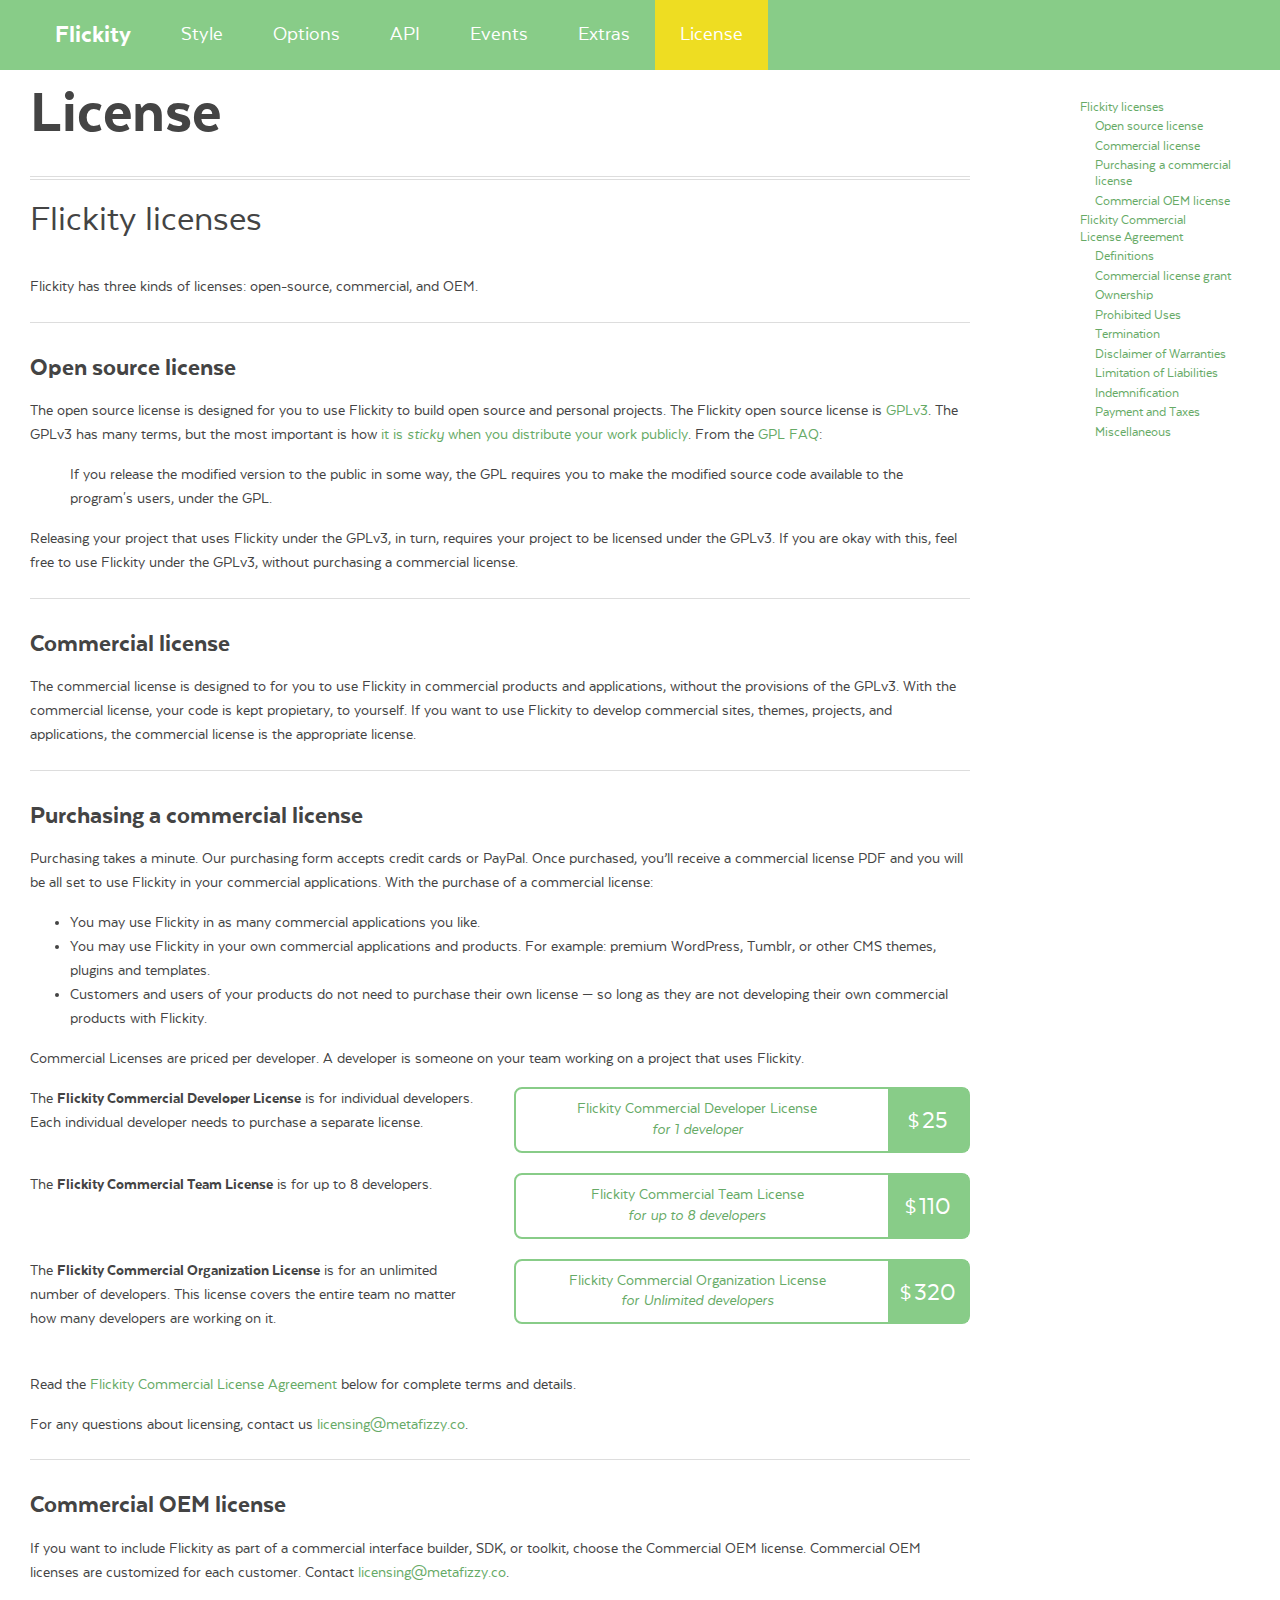
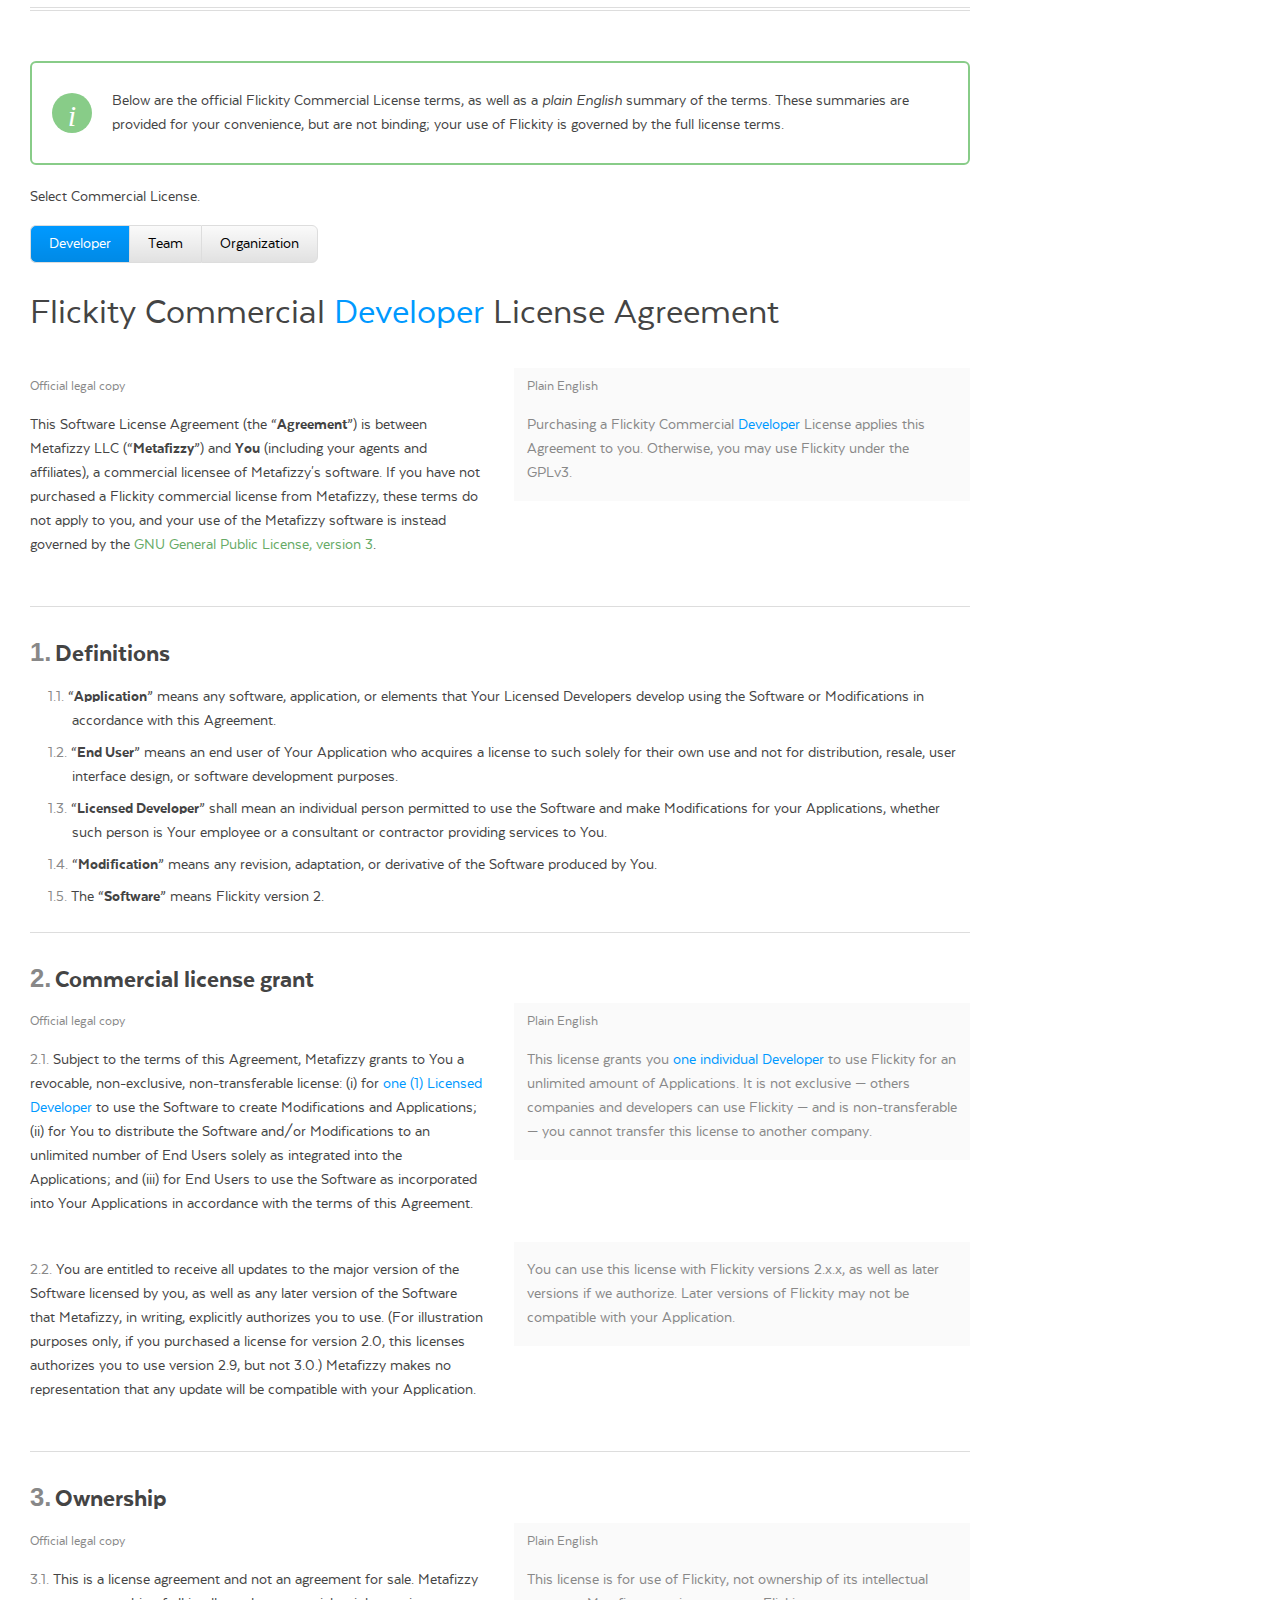
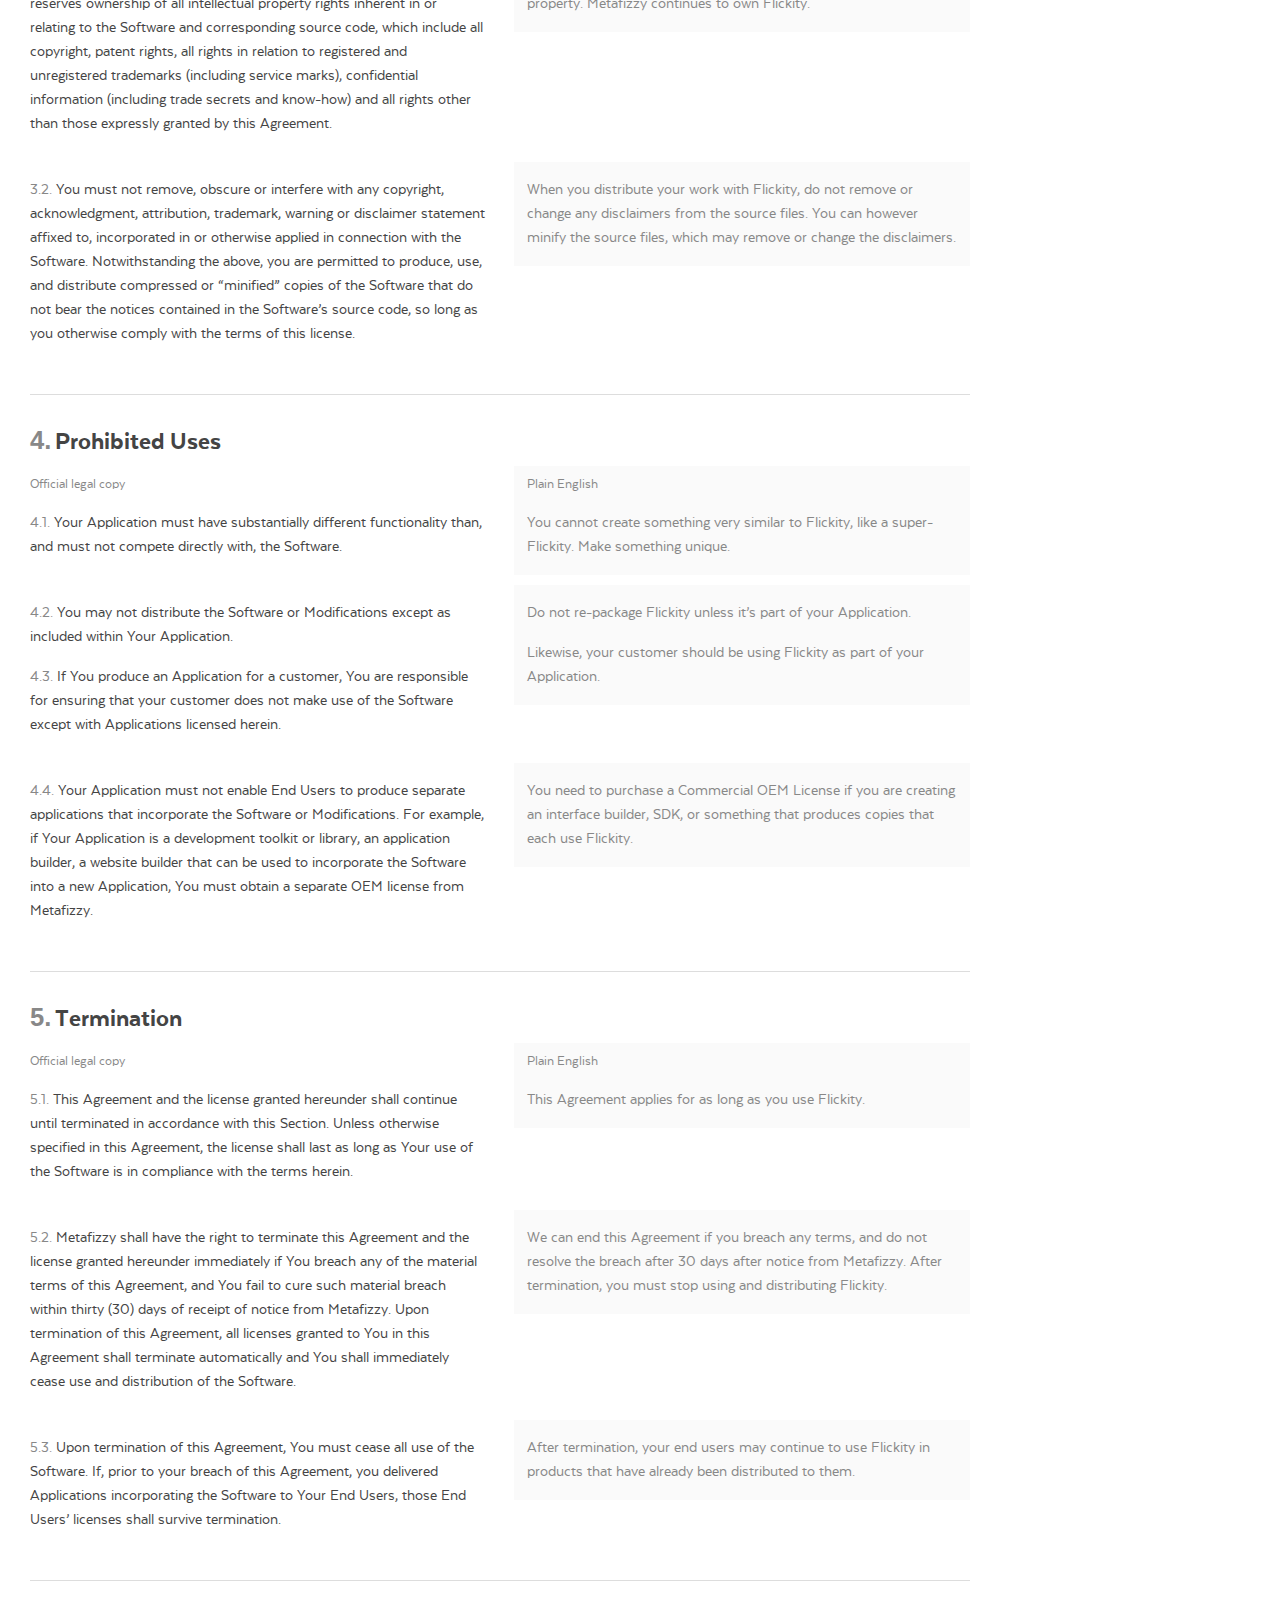
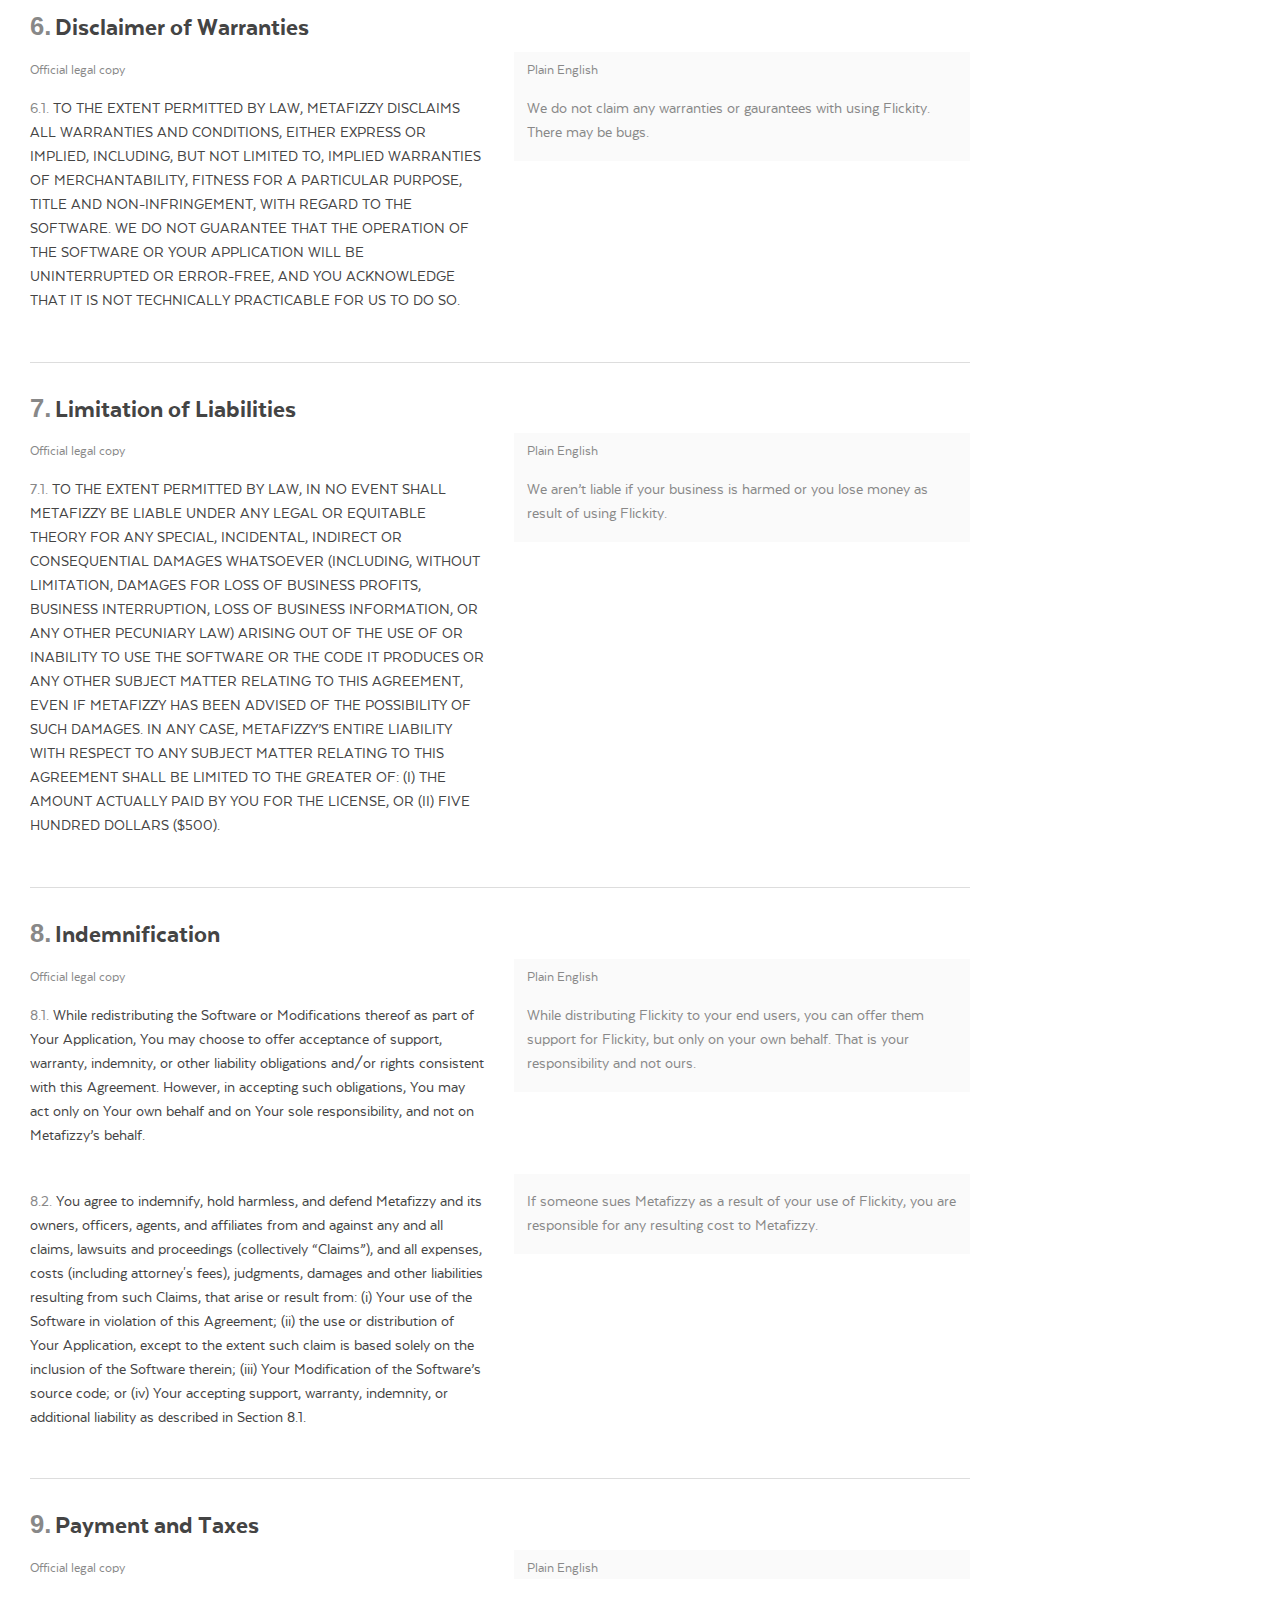
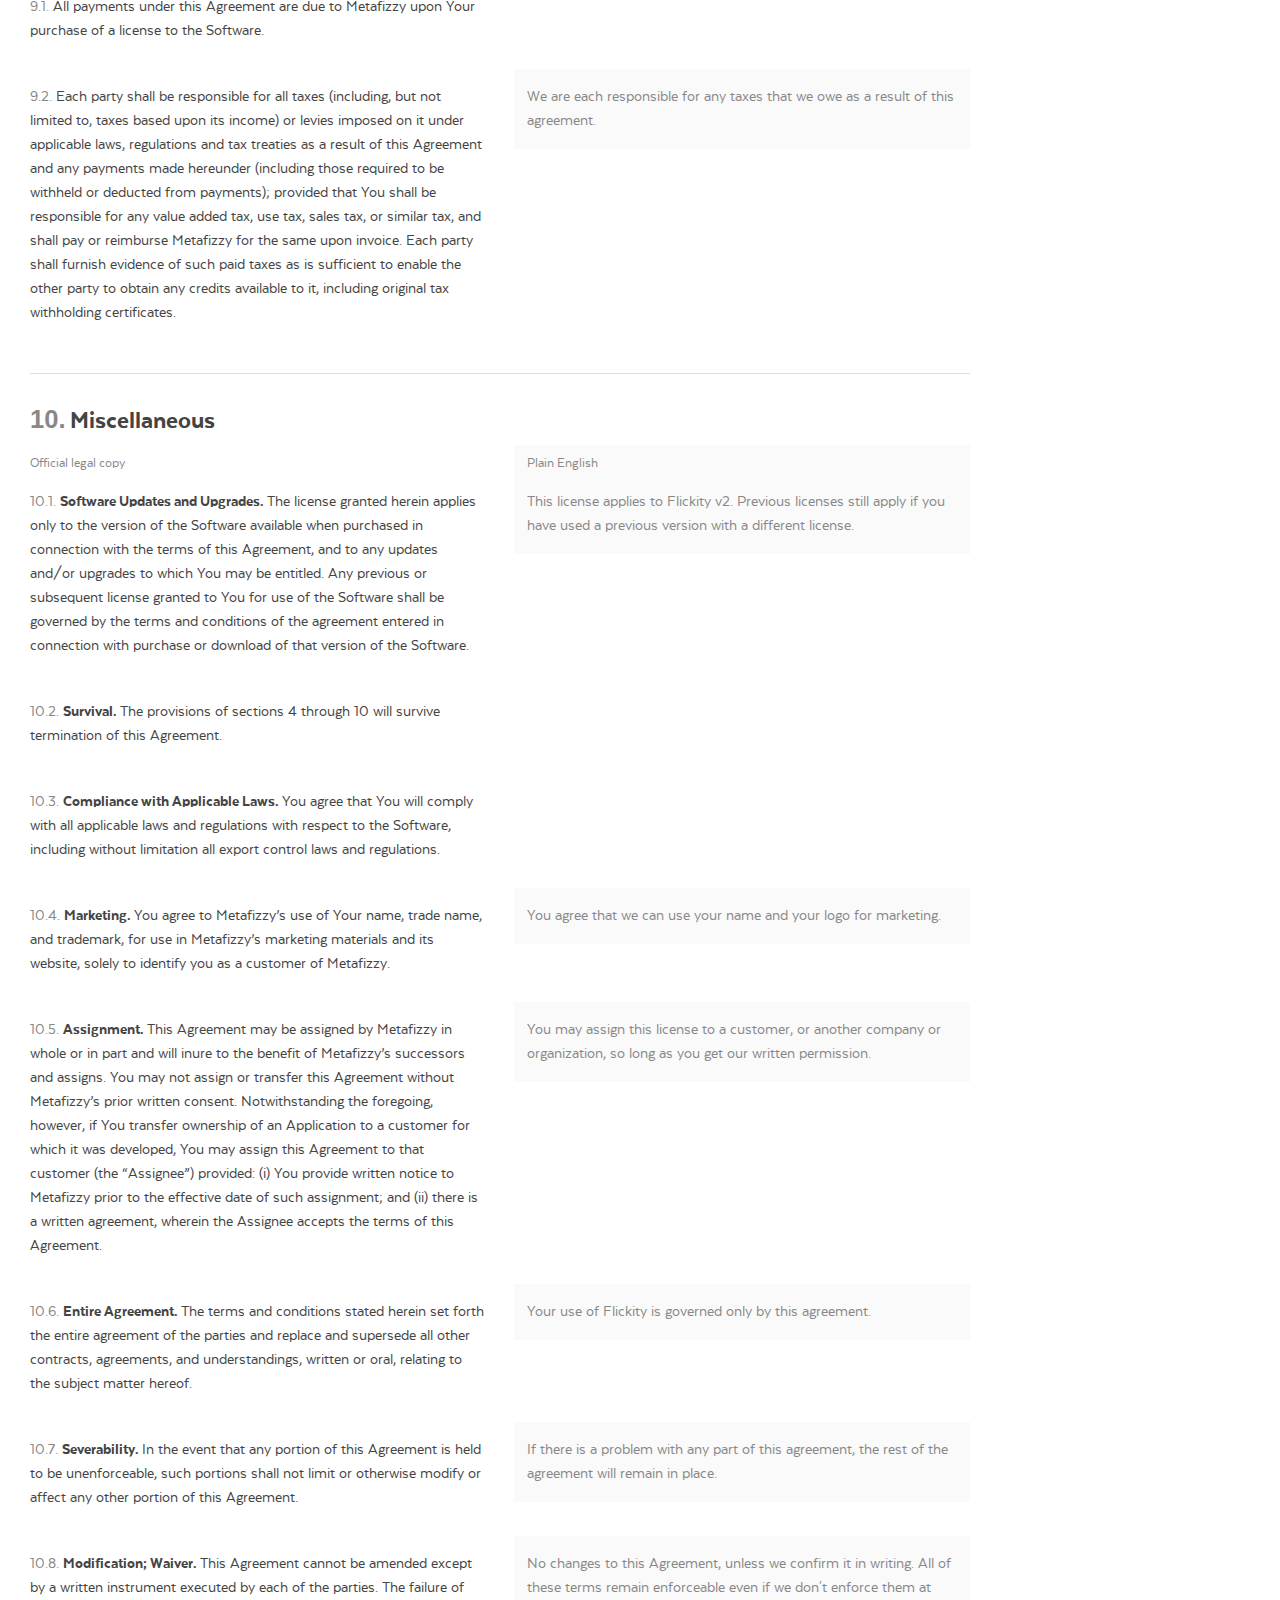
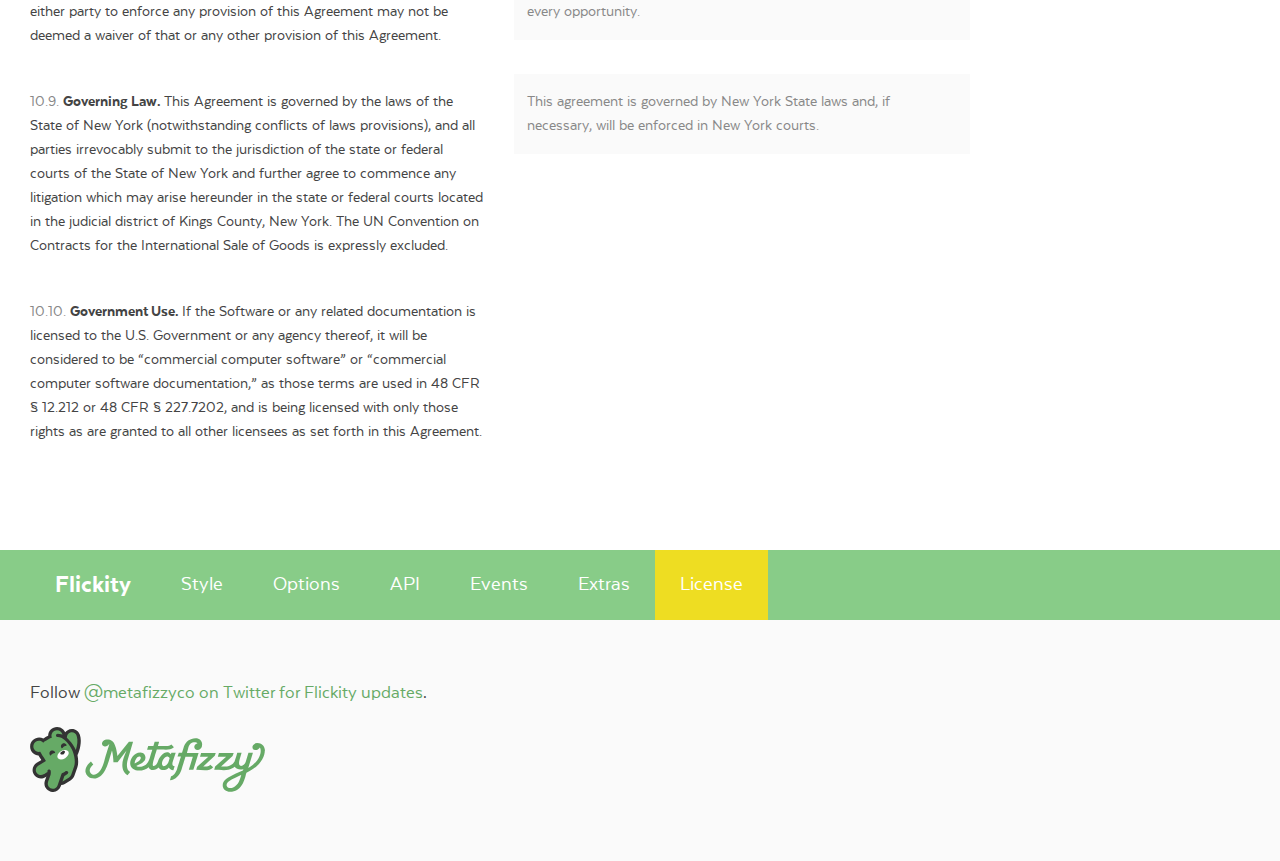
<file: js/flickity-docs/license.html>
<!doctype html>
<html lang="en" class="export">
<head>
  <meta charset="utf-8">
  <meta name="description" content="Touch, responsive, flickable carousels">
  <meta name="viewport" content="width=device-width">

  <title>Flickity &#xB7; License</title>

    <link rel="stylesheet" href="css/flickity-docs.css" media="screen">

</head>
<body class="page--license">

<nav class="site-nav">
  <div class="content-wrap">
    <ul class="site-nav__list">
      <li class="site-nav__item site-nav__item--homepage"><a href=".">Flickity</a></li>
      <li class="site-nav__item site-nav__item--style"><a href="style.html">Style</a></li>
      <li class="site-nav__item site-nav__item--options"><a href="options.html">Options</a></li>
      <li class="site-nav__item site-nav__item--api"><a href="api.html">API</a></li>
      <li class="site-nav__item site-nav__item--events"><a href="events.html">Events</a></li>
      <li class="site-nav__item site-nav__item--extras"><a href="extras.html">Extras</a></li>
      <li class="site-nav__item site-nav__item--license"><a href="license.html">License</a></li>
    </ul>
  </div>
</nav>


<div class="main">
  <div class="content-wrap">
      <h1 class="page-title">License</h1>


    <ul class="page-nav" data-js-module="page-nav">
<li class="page-nav__item page-nav__item--h2"><a href="#flickity-licenses">Flickity licenses</a></li>
<li class="page-nav__item page-nav__item--h3"><a href="#open-source-license">Open source license</a></li>
<li class="page-nav__item page-nav__item--h3"><a href="#commercial-license">Commercial license</a></li>
<li class="page-nav__item page-nav__item--h3"><a href="#purchasing-a-commercial-license">Purchasing a commercial license</a></li>
<li class="page-nav__item page-nav__item--h3"><a href="#commercial-oem-license">Commercial OEM license</a></li>
<li class="page-nav__item page-nav__item--h2"><a href="#flickity-commercial-license-agreement">Flickity Commercial  License&#xA0;Agreement</a></li>
<li class="page-nav__item page-nav__item--h3"><a href="#definitions">Definitions</a></li>
<li class="page-nav__item page-nav__item--h3"><a href="#commercial-license-grant">Commercial license grant</a></li>
<li class="page-nav__item page-nav__item--h3"><a href="#ownership">Ownership</a></li>
<li class="page-nav__item page-nav__item--h3"><a href="#prohibited-uses">Prohibited Uses</a></li>
<li class="page-nav__item page-nav__item--h3"><a href="#termination">Termination</a></li>
<li class="page-nav__item page-nav__item--h3"><a href="#disclaimer-of-warranties">Disclaimer of Warranties</a></li>
<li class="page-nav__item page-nav__item--h3"><a href="#limitation-of-liabilities">Limitation of Liabilities</a></li>
<li class="page-nav__item page-nav__item--h3"><a href="#indemnification">Indemnification</a></li>
<li class="page-nav__item page-nav__item--h3"><a href="#payment-and-taxes">Payment and Taxes</a></li>
<li class="page-nav__item page-nav__item--h3"><a href="#miscellaneous">Miscellaneous</a></li>
</ul>


<h2 id="flickity-licenses">Flickity licenses</h2>

<p>Flickity has three kinds of licenses: open-source, commercial, and OEM.</p>


<h3 id="open-source-license">Open source license</h3>

<p>The open source license is designed for you to use Flickity to build open source and personal projects. The Flickity open source license is <a href="https://www.gnu.org/licenses/gpl-3.0.html">GPLv3</a>. The GPLv3 has many terms, but the most important is how <a href="https://www.gnu.org/licenses/gpl-3.0.html#section5">it is <em>sticky</em> when you distribute your work publicly</a>. From the <a href="https://www.gnu.org/licenses/gpl-faq.html#GPLRequireSourcePostedPublic">GPL FAQ</a>:</p>

<blockquote>
  <p>If you release the modified version to the public in some way, the GPL requires you to make the modified source code available to the program&apos;s users, under the GPL.</p>
</blockquote>

<p>Releasing your project that uses Flickity under the GPLv3, in turn, requires your project to be licensed under the GPLv3. If you are okay with this, feel free to use Flickity under the GPLv3, without purchasing a commercial license.</p>


<h3 id="commercial-license">Commercial license</h3>

<p>The commercial license is designed to for you to use Flickity in commercial products and applications, without the provisions of the GPLv3. With the commercial license, your code is kept propietary, to yourself. If you want to use Flickity to develop commercial sites, themes, projects, and applications, the commercial license is the appropriate license.</p>


<h3 id="purchasing-a-commercial-license">Purchasing a commercial license</h3>

<p>Purchasing takes a minute. Our purchasing form accepts credit cards or PayPal. Once purchased, you&#x2019;ll receive a commercial license PDF and you will be all set to use Flickity in your commercial applications. With the purchase of a commercial license:</p>

<ul>
  <li>You may use Flickity in as many commercial applications you like.</li>
  <li>You may use Flickity in your own commercial applications and products. For example: premium WordPress, Tumblr, or other CMS themes, plugins and templates.</li>
  <li>Customers and users of your products do not need to purchase their own license &#x2014; so long as they are not developing their own commercial products with Flickity.</li>
</ul>

<p>Commercial Licenses are priced per developer. A developer is someone on your team working on a project that uses Flickity.</p>

<div class="duo">
  <div class="duo__cell duo__cell--license-option">
    <p>The <strong>Flickity Commercial Developer License</strong> is for individual developers. Each individual developer needs to purchase a separate license.</p>
  </div>
  <div class="duo__cell">
      <a class="buy-button" href="https://gum.co/flickity-dev">
        <span class="buy-button__project">Flickity Commercial</span>
        <span class="buy-button__title">Developer</span>
        <span class="buy-button__license">License</span>
        <span class="buy-button__for">for 1 developer</span>
        <span class="buy-button__price">
          <span class="buy-button__price__dollar">$</span><span class="buy-button__price__value">25</span>
        </span>
      </a>
  </div>
</div>

<div class="duo">
  <div class="duo__cell duo__cell--license-option">
    <p>The <strong>Flickity Commercial Team License</strong> is for up to 8 developers.</p>
  </div>
  <div class="duo__cell">
      <a class="buy-button" href="https://gum.co/flickity-team">
        <span class="buy-button__project">Flickity Commercial</span>
        <span class="buy-button__title">Team</span>
        <span class="buy-button__license">License</span>
        <span class="buy-button__for">for up to 8 developers</span>
        <span class="buy-button__price">
          <span class="buy-button__price__dollar">$</span><span class="buy-button__price__value">110</span>
        </span>
      </a>
  </div>
</div>

<div class="duo">
  <div class="duo__cell duo__cell--license-option">
    <p>The <strong>Flickity Commercial Organization License</strong> is for an unlimited number of developers. This license covers the entire team no matter how many developers are working on it.</p>
  </div>
  <div class="duo__cell">
      <a class="buy-button" href="https://gum.co/flickity-org">
        <span class="buy-button__project">Flickity Commercial</span>
        <span class="buy-button__title">Organization</span>
        <span class="buy-button__license">License</span>
        <span class="buy-button__for">for Unlimited developers</span>
        <span class="buy-button__price">
          <span class="buy-button__price__dollar">$</span><span class="buy-button__price__value">320</span>
        </span>
      </a>
  </div>
</div>

<p>Read the <a href="#flickity-commercial-license-agreement">Flickity Commercial License Agreement</a> below for complete terms and details.</p>

<p>For any questions about licensing, contact us <a href="mailto:licensing@metafizzy.co">licensing@metafizzy.co</a>.</p>


<h3 id="commercial-oem-license">Commercial OEM license</h3>

<p>If you want to include Flickity as part of a commercial interface builder, SDK, or toolkit, choose the Commercial OEM license. Commercial OEM licenses are customized for each customer. Contact <a href="mailto:licensing@metafizzy.co">licensing@metafizzy.co</a>.</p>


<div class="commercial-license-agreement" data-js-module="commercial-license-agreement">

  <h2 id="flickity-commercial-license-agreement">Flickity Commercial <span data-license-property="title"></span> License&#xA0;Agreement</h2>

  <div class="call-out call-out--chill">
    <p>Below are the official Flickity Commercial License terms, as well as a <em>plain English</em> summary of the terms. These summaries are provided for your convenience, but are not binding; your use of Flickity is governed by the full license terms.</p>
  </div>

  <p>Select Commercial License.</p>

  <div class="button-group button-row">
    <button class="button button--developer is-selected" data-license-option="developer">Developer</button>
    <button class="button button--team" data-license-option="team">Team</button>
    <button class="button button--organization" data-license-option="organization">Organization</button>
  </div>

  <div class="duo duo--legal duo--legal--first">
    <div class="duo__cell duo--legal__official">
      <p id="agreement-p1">This Software License Agreement (the &#x201C;<strong>Agreement</strong>&#x201D;) is between Metafizzy LLC (&#x201C;<strong>Metafizzy</strong>&#x201D;) and <strong>You</strong> (including your agents and affiliates), a commercial licensee of Metafizzy&apos;s software. If you have not purchased a Flickity commercial license from Metafizzy, these terms do not apply to you, and your use of the Metafizzy software is instead governed by the <a href="https://www.gnu.org/licenses/gpl-3.0.html">GNU General Public License, version 3</a>.</p>
    </div>
    <div class="duo__cell duo--legal__plain">
      <p>Purchasing a Flickity Commercial <span data-license-property="title"></span> License applies this Agreement to you. Otherwise, you may use Flickity under the GPLv3.</p>
    </div>
  </div>

  <h3 id="definitions">Definitions</h3>

  <ol class="cla__definitions-list">
    <li>&#x201C;<strong>Application</strong>&#x201D; means any software, application, or elements that Your Licensed Developers develop using the Software or Modifications in accordance with this Agreement.</li>
    <li>&#x201C;<strong>End User</strong>&#x201D; means an end user of Your Application who acquires a license to such solely for their own use and not for distribution, resale, user interface design, or software development purposes.</li>
    <li>&#x201C;<strong>Licensed Developer</strong>&#x201D; shall mean an individual person permitted to use the Software and make Modifications for your Applications, whether such person is Your employee or a consultant or contractor providing services to You. </li>
    <li>&#x201C;<strong>Modification</strong>&#x201D; means any revision, adaptation, or derivative of the Software produced by You.</li>
    <li>The &#x201C;<strong>Software</strong>&#x201D; means Flickity version 2.</li>
  </ol>

  <h3 id="commercial-license-grant">Commercial license grant</h3>

  <div class="duo duo--legal duo--legal--first">
    <div class="duo__cell duo--legal__official">
      <p id="grant-p1" class="cla__part">Subject to the terms of this Agreement, Metafizzy grants to You a revocable, non-exclusive, non-transferable license: (i) for <span data-license-property="for-official">one (1) Licensed Developer</span> to use the Software to create Modifications and Applications; (ii) for You to distribute the Software and/or Modifications to an unlimited number of End Users solely as integrated into the Applications; and (iii) for End Users to use the Software as incorporated into Your Applications in accordance with the terms of this Agreement.</p>
    </div>
    <div class="duo__cell duo--legal__plain">
      <p>This license grants you <span data-license-property="for-plain">one individual Developer</span> to use Flickity for an unlimited amount of Applications. It is not exclusive &#x2014; others companies and developers can use Flickity &#x2014; and is non-transferable &#x2014; you cannot transfer this license to another company.</p>
    </div>
  </div>

  <div class="duo duo--legal">
    <div class="duo__cell duo--legal__official">
      <p id="grant-p2" class="cla__part">You are entitled to receive all updates to the major version of the Software licensed by you, as well as any later version of the Software that Metafizzy, in writing, explicitly authorizes you to use. (For illustration purposes only, if you purchased a license for version 2.0, this licenses authorizes you to use version 2.9, but not 3.0.) Metafizzy makes no representation that any update will be compatible with your Application.</p>
    </div>
    <div class="duo__cell duo--legal__plain">
      <p>You can use this license with Flickity versions 2.x.x, as well as later versions if we authorize. Later versions of Flickity may not be compatible with your Application.</p>
    </div>
  </div>

  <h3 id="ownership">Ownership</h3>

  <div class="duo duo--legal duo--legal--first">
    <div class="duo__cell duo--legal__official">
      <p id="ownership-p1" class="cla__part">This is a license agreement and not an agreement for sale. Metafizzy reserves ownership of all intellectual property rights inherent in or relating to the Software and corresponding source code, which include all copyright, patent rights, all rights in relation to registered and unregistered trademarks (including service marks), confidential information (including trade secrets and know-how) and all rights other than those expressly granted by this Agreement.</p>
    </div>
    <div class="duo__cell duo--legal__plain">
      <p>This license is for use of Flickity, not ownership of its intellectual property. Metafizzy continues to own Flickity.</p>
    </div>
  </div>

  <div class="duo duo--legal">
    <div class="duo__cell duo--legal__official">
      <p id="ownership-p2" class="cla__part">You must not remove, obscure or interfere with any copyright, acknowledgment, attribution, trademark, warning or disclaimer statement affixed to, incorporated in or otherwise applied in connection with the Software. Notwithstanding the above, you are permitted to produce, use, and distribute compressed or &#x201C;minified&#x201D; copies of the Software that do not bear the notices contained in the Software&#x2019;s source code, so long as you otherwise comply with the terms of this license.</p>
    </div>
    <div class="duo__cell duo--legal__plain">
      <p>When you distribute your work with Flickity, do not remove or change any disclaimers from the source files. You can however minify the source files, which may remove or change the disclaimers.</p>
    </div>
  </div>

  <h3 id="prohibited-uses">Prohibited Uses</h3>

  <div class="duo duo--legal duo--legal--first">
    <div class="duo__cell duo--legal__official">
      <p id="prohibited-p1" class="cla__part">Your Application must have substantially different functionality than, and must not compete directly with, the Software.</p>
    </div>
    <div class="duo__cell duo--legal__plain">
      <p>You cannot create something very similar to Flickity, like a super-Flickity. Make something unique.</p>
    </div>
  </div>

  <div class="duo duo--legal">
    <div class="duo__cell duo--legal__official">
      <p id="prohibited-p2" class="cla__part">You may not distribute the Software or Modifications except as included within Your Application.</p> 
      <p id="prohibited-p3" class="cla__part">If You produce an Application for a customer, You are responsible for ensuring that your customer does not make use of the Software except with Applications licensed herein.</p>
    </div>
    <div class="duo__cell duo--legal__plain">
      <p>Do not re-package Flickity unless it&#x2019;s part of your Application.</p>
      <p>Likewise, your customer should be using Flickity as part of your Application.</p>
    </div>
  </div>

  <div class="duo duo--legal">
    <div class="duo__cell duo--legal__official">
      <p id="prohibited-p4" class="cla__part">Your Application must not enable End Users to produce separate applications that incorporate the Software or Modifications. For example, if Your Application is a development toolkit or library, an application builder, a website builder that can be used to incorporate the Software into a new Application, You must obtain a separate OEM license from Metafizzy.</p>
    </div>
    <div class="duo__cell duo--legal__plain">
      <p>You need to purchase a Commercial OEM License if you are creating an interface builder, SDK, or something that produces copies that each use Flickity.</p>
    </div>
  </div>

  <h3 id="termination">Termination</h3>

  <div class="duo duo--legal  duo--legal--first">
    <div class="duo__cell duo--legal__official">
      <p id="termination-p1" class="cla__part">This Agreement and the license granted hereunder shall continue until terminated in accordance with this Section. Unless otherwise specified in this Agreement, the license shall last as long as Your use of the Software is in compliance with the terms herein. </p>
    </div>
    <div class="duo__cell duo--legal__plain">
      <p>This Agreement applies for as long as you use Flickity.</p>
    </div>
  </div>

  <div class="duo duo--legal">
    <div class="duo__cell duo--legal__official">
      <p id="termination-p2" class="cla__part">Metafizzy shall have the right to terminate this Agreement and the license granted hereunder immediately if You breach any of the material terms of this Agreement, and You fail to cure such material breach within thirty (30) days of receipt of notice from Metafizzy. Upon termination of this Agreement, all licenses granted to You in this Agreement shall terminate automatically and You shall immediately cease use and distribution of the Software.</p>
    </div>
    <div class="duo__cell duo--legal__plain">
      <p>We can end this Agreement if you breach any terms, and do not resolve the breach after 30 days after notice from Metafizzy. After termination, you must stop using and distributing Flickity.</p>
    </div>
  </div>

  <div class="duo duo--legal">
    <div class="duo__cell duo--legal__official">
      <p id="termination-p3" class="cla__part">Upon termination of this Agreement, You must cease all use of the Software. If, prior to your breach of this Agreement, you delivered Applications incorporating the Software to Your End Users, those End Users&#x2019; licenses shall survive termination.</p>
    </div>
    <div class="duo__cell duo--legal__plain">
      <p>After termination, your end users may continue to use Flickity in products that have already been distributed to them.</p>
    </div>
  </div>

  <h3 id="disclaimer-of-warranties">Disclaimer of Warranties</h3>

  <div class="duo duo--legal duo--legal--first">
    <div class="duo__cell duo--legal__official">
      <p class="cla__part">TO THE EXTENT PERMITTED BY LAW, METAFIZZY DISCLAIMS ALL WARRANTIES AND CONDITIONS, EITHER EXPRESS OR IMPLIED, INCLUDING, BUT NOT LIMITED TO, IMPLIED WARRANTIES OF MERCHANTABILITY, FITNESS FOR A PARTICULAR PURPOSE, TITLE AND NON-INFRINGEMENT, WITH REGARD TO THE SOFTWARE. WE DO NOT GUARANTEE THAT THE OPERATION OF THE SOFTWARE OR YOUR APPLICATION WILL BE UNINTERRUPTED OR ERROR-FREE, AND YOU ACKNOWLEDGE THAT IT IS NOT TECHNICALLY PRACTICABLE FOR US TO DO SO.</p>
    </div>
    <div class="duo__cell duo--legal__plain">
      <p>We do not claim any warranties or gaurantees with using Flickity. There may be bugs.</p>
    </div>
  </div>

  <h3 id="limitation-of-liabilities">Limitation of Liabilities</h3>

  <div class="duo duo--legal duo--legal--first">
    <div class="duo__cell duo--legal__official">
      <p class="cla__part">TO THE EXTENT PERMITTED BY LAW, IN NO EVENT SHALL METAFIZZY BE LIABLE UNDER ANY LEGAL OR EQUITABLE THEORY FOR ANY SPECIAL, INCIDENTAL, INDIRECT OR CONSEQUENTIAL DAMAGES WHATSOEVER (INCLUDING, WITHOUT LIMITATION, DAMAGES FOR LOSS OF BUSINESS PROFITS, BUSINESS INTERRUPTION, LOSS OF BUSINESS INFORMATION, OR ANY OTHER PECUNIARY LAW) ARISING OUT OF THE USE OF OR INABILITY TO USE THE SOFTWARE OR THE CODE IT PRODUCES OR ANY OTHER SUBJECT MATTER RELATING TO THIS AGREEMENT, EVEN IF METAFIZZY HAS BEEN ADVISED OF THE POSSIBILITY OF SUCH DAMAGES. IN ANY CASE, METAFIZZY&#x2019;S ENTIRE LIABILITY WITH RESPECT TO ANY SUBJECT MATTER RELATING TO THIS AGREEMENT SHALL BE LIMITED TO THE GREATER OF: (I) THE AMOUNT ACTUALLY PAID BY YOU FOR THE LICENSE, OR (II) FIVE HUNDRED DOLLARS ($500).</p>
    </div>
    <div class="duo__cell duo--legal__plain">
      <p>We aren&#x2019;t liable if your business is harmed or you lose money as
  result of using Flickity.</p>
    </div>
  </div>

  <h3 id="indemnification">Indemnification</h3>

  <div class="duo duo--legal duo--legal--first">
    <div class="duo__cell duo--legal__official">
      <p class="cla__part">While redistributing the Software or Modifications thereof as part of Your Application, You may choose to offer acceptance of support, warranty, indemnity, or other liability obligations and/or rights consistent with this Agreement. However, in accepting such obligations, You may act only on Your own behalf and on Your sole responsibility, and not on Metafizzy&#x2019;s behalf. </p>
    </div>
    <div class="duo__cell duo--legal__plain">
      <p>While distributing Flickity to your end users, you can offer them support for Flickity, but only on your own behalf. That is your responsibility and not ours.</p>
    </div>
  </div>

  <div class="duo duo--legal">
    <div class="duo__cell duo--legal__official">
      <p class="cla__part">You agree to indemnify, hold harmless, and defend Metafizzy and its owners, officers, agents, and affiliates from and against any and all claims, lawsuits and proceedings (collectively &#x201C;Claims&#x201D;), and all expenses, costs (including attorney&apos;s fees), judgments, damages and other liabilities resulting from such Claims, that arise or result from: (i) Your use of the Software in violation of this Agreement; (ii) the use or distribution of Your Application, except to the extent such claim is based solely on the inclusion of the Software therein; (iii) Your Modification of the Software&#x2019;s source code; or (iv) Your accepting support, warranty, indemnity, or additional liability as described in Section 8.1.</p>
    </div>
    <div class="duo__cell duo--legal__plain">
      <p>If someone sues Metafizzy as a result of your use of Flickity, you are responsible for any resulting cost to Metafizzy.</p>
    </div>
  </div>

  <h3 id="payment-and-taxes">Payment and Taxes</h3>

  <div class="duo duo--legal duo--legal--first">
    <div class="duo__cell duo--legal__official">
      <p class="cla__part">All payments under this Agreement are due to Metafizzy upon Your purchase of a license to the Software.</p>
    </div>
    <div class="duo__cell duo--legal__plain">
    </div>
  </div>

  <div class="duo duo--legal">
    <div class="duo__cell duo--legal__official">
      <p class="cla__part">Each party shall be responsible for all taxes (including, but not limited to, taxes based upon its income) or levies imposed on it under applicable laws, regulations and tax treaties as a result of this Agreement and any payments made hereunder (including those required to be withheld or deducted from payments); provided that You shall be responsible for any value added tax, use tax, sales tax, or similar tax,  and shall pay or reimburse Metafizzy for the same upon invoice. Each party shall furnish evidence of such paid taxes as is sufficient to enable the other party to obtain any credits available to it, including original tax withholding certificates.</p>
    </div>
    <div class="duo__cell duo--legal__plain">
      <p>We are each responsible for any taxes that we owe as a result of this agreement.</p>
    </div>
  </div>

  <h3 id="miscellaneous">Miscellaneous</h3>

  <div class="duo duo--legal duo--legal--first">
    <div class="duo__cell duo--legal__official">
      <p class="cla__part"><strong>Software Updates and Upgrades.</strong> The license granted herein applies only to the version of the Software available when purchased in connection with the terms of this Agreement, and to any updates and/or upgrades to which You may be entitled. Any previous or subsequent license granted to You for use of the Software shall be governed by the terms and conditions of the agreement entered in connection with purchase or download of that version of the Software.</p>
    </div>
    <div class="duo__cell duo--legal__plain">
      <p>This license applies to Flickity v2. Previous licenses still apply if you have used a previous version with a different license.</p>
    </div>
  </div>

  <div class="duo duo--legal">
    <div class="duo__cell duo--legal__official">
      <p class="cla__part"><strong>Survival.</strong> The provisions of sections 4 through 10 will survive termination of this Agreement.</p>
    </div>
    <div class="duo__cell duo--legal__plain">
    </div>
  </div>

  <div class="duo duo--legal">
    <div class="duo__cell duo--legal__official">
      <p class="cla__part"><strong>Compliance with Applicable Laws.</strong> You agree that You will comply with all applicable laws and regulations with respect to the Software, including without limitation all export control laws and regulations.</p>
    </div>
    <div class="duo__cell duo--legal__plain">
    </div>
  </div>

  <div class="duo duo--legal">
    <div class="duo__cell duo--legal__official">
      <p class="cla__part"><strong>Marketing.</strong> You agree to Metafizzy&#x2019;s use of Your name, trade name, and trademark, for use in Metafizzy&#x2019;s marketing materials and its website, solely to identify you as a customer of Metafizzy.</p>
    </div>
    <div class="duo__cell duo--legal__plain">
      <p>You agree that we can use your name and your logo for marketing.</p>
    </div>
  </div>

  <div class="duo duo--legal">
    <div class="duo__cell duo--legal__official">
      <p class="cla__part"><strong>Assignment.</strong> This Agreement may be assigned by Metafizzy in whole or in part and will inure to the benefit of Metafizzy&#x2019;s successors and assigns. You may not assign or transfer this Agreement without Metafizzy&#x2019;s prior written consent. Notwithstanding the foregoing, however, if You transfer ownership of an Application to a customer for which it was developed, You may assign this Agreement to that customer (the &#x201C;Assignee&#x201D;) provided: (i) You provide written notice to Metafizzy prior to the effective date of such assignment; and (ii) there is a written agreement, wherein the Assignee accepts the terms of this Agreement.</p>
    </div>
    <div class="duo__cell duo--legal__plain">
      <p>You may assign this license to a customer, or another company or organization, so long as you get our written permission.</p>
    </div>
  </div>

  <div class="duo duo--legal">
    <div class="duo__cell duo--legal__official">
      <p class="cla__part"><strong>Entire Agreement.</strong> The terms and conditions stated herein set forth the entire agreement of the parties and replace and supersede all other contracts, agreements, and understandings, written or oral, relating to the subject matter hereof.</p>
    </div>
    <div class="duo__cell duo--legal__plain">
      <p>Your use of Flickity is governed only by this agreement.</p>
    </div>
  </div>

  <div class="duo duo--legal">
    <div class="duo__cell duo--legal__official">
      <p class="cla__part"><strong>Severability.</strong> In the event that any portion of this Agreement is held to be unenforceable, such portions shall not limit or otherwise modify or affect any other portion of this Agreement.</p>
    </div>
    <div class="duo__cell duo--legal__plain">
      <p>If there is a problem with any part of this agreement, the rest of the agreement will remain in place.</p>
    </div>
  </div>

  <div class="duo duo--legal">
    <div class="duo__cell duo--legal__official">
      <p class="cla__part"><strong>Modification; Waiver.</strong> This Agreement cannot be amended except by a written instrument executed by each of the parties. The failure of either party to enforce any provision of this Agreement may not be deemed a waiver of that or any other provision of this Agreement.</p>
    </div>
    <div class="duo__cell duo--legal__plain">
      <p>No changes to this Agreement, unless we confirm it in writing. All of these terms remain enforceable even if we don&apos;t enforce them at every opportunity.</p>
    </div>
  </div>

  <div class="duo duo--legal">
    <div class="duo__cell duo--legal__official">
      <p class="cla__part"><strong>Governing Law.</strong> This Agreement is governed by the laws of the State of New York (notwithstanding conflicts of laws provisions), and all parties irrevocably submit to the jurisdiction of the state or federal courts of the State of New York and further agree to commence any litigation which may arise hereunder in the state or federal courts located in the judicial district of Kings County, New York. The UN Convention on Contracts for the International Sale of Goods is expressly excluded.</p>
    </div>
    <div class="duo__cell duo--legal__plain">
      <p>This agreement is governed by New York State laws and, if necessary, will be enforced in New York courts.</p>
    </div>
  </div>

  <div class="duo duo--legal">
    <div class="duo__cell duo--legal__official">
      <p class="cla__part"><strong>Government Use.</strong> If the Software or any related documentation is licensed to the U.S. Government or any agency thereof, it will be considered to be &#x201C;commercial computer software&#x201D; or &#x201C;commercial computer software documentation,&#x201D; as those terms are used in 48 CFR &#xA7; 12.212 or 48 CFR &#xA7; 227.7202, and is being licensed with only those rights as are granted to all other licensees as set forth in this Agreement.</p>
    </div>
    <div class="duo__cell duo--legal__plain">
    </div>
  </div>

</div> 
  </div>
</div>

<nav class="site-nav">
  <div class="content-wrap">
    <ul class="site-nav__list">
      <li class="site-nav__item site-nav__item--homepage"><a href=".">Flickity</a></li>
      <li class="site-nav__item site-nav__item--style"><a href="style.html">Style</a></li>
      <li class="site-nav__item site-nav__item--options"><a href="options.html">Options</a></li>
      <li class="site-nav__item site-nav__item--api"><a href="api.html">API</a></li>
      <li class="site-nav__item site-nav__item--events"><a href="events.html">Events</a></li>
      <li class="site-nav__item site-nav__item--extras"><a href="extras.html">Extras</a></li>
      <li class="site-nav__item site-nav__item--license"><a href="license.html">License</a></li>
    </ul>
  </div>
</nav>

<div class="site-footer">
  <div class="content-wrap">

    <p class="site-footer__follow">Follow <a href="https://twitter.com/metafizzyco">@metafizzyco on Twitter for Flickity updates</a>.</p>

    <p class="site-footer__brand">
      <a class="site-footer__brand__link" href="http://metafizzy.co">
        <svg class="metafizzy-logo site-footer__metafizzy-logo" viewbox="0 0 400 512">
          <path fill="#333" d="M329.4 15c-25 0-44 15-52 26.4C271 27 251 0 213 0c-39 0-69 30.4-70 69-9 3.6-32 17-38 22-10-5-21-8-33-8-35 0-71 27.4-71 71.6 0 40 34.4 68.4 65.6 69.5 6 10 13 21 22.5 35 0.6 0-38 23.5-38 23.5-15 9.5-31 27-31 56.5 0 38.4 32 66 66 66 12.4 0 24.5-3 35-10l8-5-12 34c-15 46 20 88 62.5 88 28 0 53.4-18 63-45l3.6-10c9.6 -1 19-4 28-9l47.5-29c13-8 23-20 28-35l23.5-67c9.6-27 7-64 1-95 4-8 26-57 26-113 0-79-43-94-70-94z"/>
          <defs>
            <path id="metafizzy-logo__body-path" d="M290.4 84c-1-18 10-34 27.6-40 21-7 43 5 50 26 11 34 4 75-7 112-8-23-37-68-71-98zm31 77.4c-30-45-65-82-104-82-7 0-13-6-13-14 0-7 6.4-13 14-13 22 0.6 36.6 8 37.5 8-5-26-38-45-66-28-18 11-26 33.6-18 53-19 5.4-55 27-68 38.5-14-16-38-20-56-9-21 13-27 40-15 61 10 17 29.6 24 47.6 20 8 15 23 38 45 71l-61 38C46 317 40 342 52 360c13 20 38 23.4 55 13 11.6-7 31-19 31-19 0-2 0-4 -1-5-1-7 4-14 11-15 7-1 14 4 15 11 2.5 15 0 27-1 32 0 0-11 31-20 57-9 28 12.5 53 37 53 15 0 32-9 38-27l31-89c1-4 4-7 8-8 12.6-4 23-14 23-14 5.4-5 14-4 19 1 5 5.4 4.5 14 -1 19 0 0.5-11 10-26 17l-15 43c1 -1 2.6-1 4-2l47.5-29c8-5 14-12 17-21l23.5-67c14-41-3-112-26-147z"/>
          </defs>
          <use class="metafizzy-logo__body" xlink:href="#metafizzy-logo__body-path"/>
          <clippath id="metafizzy-logo__body-clip">
            <use xlink:href="#metafizzy-logo__body-path"/>
          </clippath>
          <g clip-path="url(#metafizzy-logo__body-clip)">
            <path class="metafizzy-logo__stripe1" d="M-65 186l379-238 55 87L-11 273z"/>
            <path class="metafizzy-logo__stripe2" d="M-11 272l379-238 55 87-379 239z"/>
            <path class="metafizzy-logo__stripe3" d="M43 358l379-238 46 73-379 238z"/>
            <path class="metafizzy-logo__stripe4" d="M89 430l379-238 55 87-379 239z"/>
          </g>
          <ellipse transform="rotate(-121.393 260.234 218.053)" fill="#FFF" cx="260" cy="218" rx="32" ry="49"/>
          <path fill="#333" d="M196.4 196c6.6 11-8 7-19 14-11 6.6-14 21-21 10-7-11-3-25 8-32 11-7 25-3 32 8zM287 140c6.6 11-8 7-19 14s-14 21-21 10-3-25 8-32c11-7 25-3 32 8z"/>
          <path fill="#333" d="M243 199l17.4-11c5-3 11-1 14 3 2 3 2 7 0 10.5l-6 10c-2 3-4 4.4-8 5l-11 1c-4 0-7-1-9-5-3-5-1-11 3.5-14z"/>
        </svg>

        <svg class="metafizzy-wordmark site-footer__metafizzy-wordmark" xmlns="http://www.w3.org/2000/svg" width="1000" height="300" viewbox="0 0 1000 300">
          <path d="M491 121l13-39H480l-3 8c-23-31-63 7-72 41-4 10-12 25-23 25-13 0 0-35 6-56v 0c4-12 11-36 11-36H423c25 0 51 5 71-13l-14-15c-9 8-17 8-27 8h-48l7-23h-25L380 44h-29l-6 21H374l-6 19c-7 22-11 49-30 64-14 10-38 17-53 7 19-8 51-21 51-45 0-13-8-29-28-29-39 0-57 40-57 60 0 25 24 40 49 40 21 0 39-7 54-19 3 9 11 16 24 16 13 0 23-5 30-14 7 10 19 16 33 14 11-1 19-7 25-14 4 8 11 14 25 15L498 157c-21-1-10-26-7-36zM277 132c3-10 13-33 28-29 5 1 6 7 4 12-4 12-20 20-33 26 0-3 0-6 1-8zm166 24c-9 3-14-2-15-11-3-19 25-60 42-33l-4 14c-3 12-12 26-23 30zm-192 33L236 207c-31-18-33-59-24-87 10-31 19-50 19-50l-50 65h-23c 0-18-4-50-8-65L136 115c-13 44-37 119-97 109-18-3-32-16-36-34-4-23 12-45 30-60l13 17c-14 11-29 33-13 50 13 14 31 6 42-5 23-22 30-56 38-86C121 82 135 35 135 35c 0 0 -1-1-1-1-5 9-15 14-25 13-11-1-17-11-14-21 3-10 14-18 25-18 15 0 23 1 34 12 14 13 23 50 26 80L244 21h23l-28 94c-7 23-13 59 12 74zM649 48c-2 6-11 18-24 18-14 0-20-11-17-21 3-8 9-14 17-16-8-9-28-7-38 2-9 8-12 20-15 31l-6 21h65l-29 94h-25l22-73H558s-14 48-22 72c-8 27-34 57-64 59L478 212c16-1 29-25 34-41 4-13 18-58 21-68h-19l7-21H539c4-12 7-24 11-36C559 21 583 1 614 1c28 0 42 21 35 47zm78 35h-82l-6 21H685l-62 56-5 17c39 0 75 9 94-15l-16-14c-11 13-27 9-39 10L721 99l6-17zM999 70c0 38-27 89-102 123-2 6-4 12-5 18-7 24-23 88-86 88-22 0-41-12-41-36 0-26 23-38 36-46 24-14 50-25 76-36l3-9c-4 2-8 3-13 3-13 1-28-4-35-15-10 8-23 14-35 17-22 5-57 0-79 0l5-18 61-55h-46l6-21h82l-6 17-64 58c11 0 22 0 33 0 14-1 31-10 41-26 3-4 16-50 16-50h24l-11 38c-4 13-7 35 8 35 12 0 23-13 26-23l15-50h25l-26 85c72-42 76-101 64-114-5 9-15 16-26 14-11-1-17-11-14-21 3-10 14-18 25-18 34 0 44 27 44 44zM867 206l-15 7c-14 7-30 13-48 25-10 7-23 19-15 32 6 11 24 9 34 5 13-6 26-19 32-32 6-11 9-24 13-37z"/>
        </svg>
      </a>

    </p>

  </div> 
</div> 

  <script src="js/flickity-docs.min.js"></script>


</body>
</html>
</file>
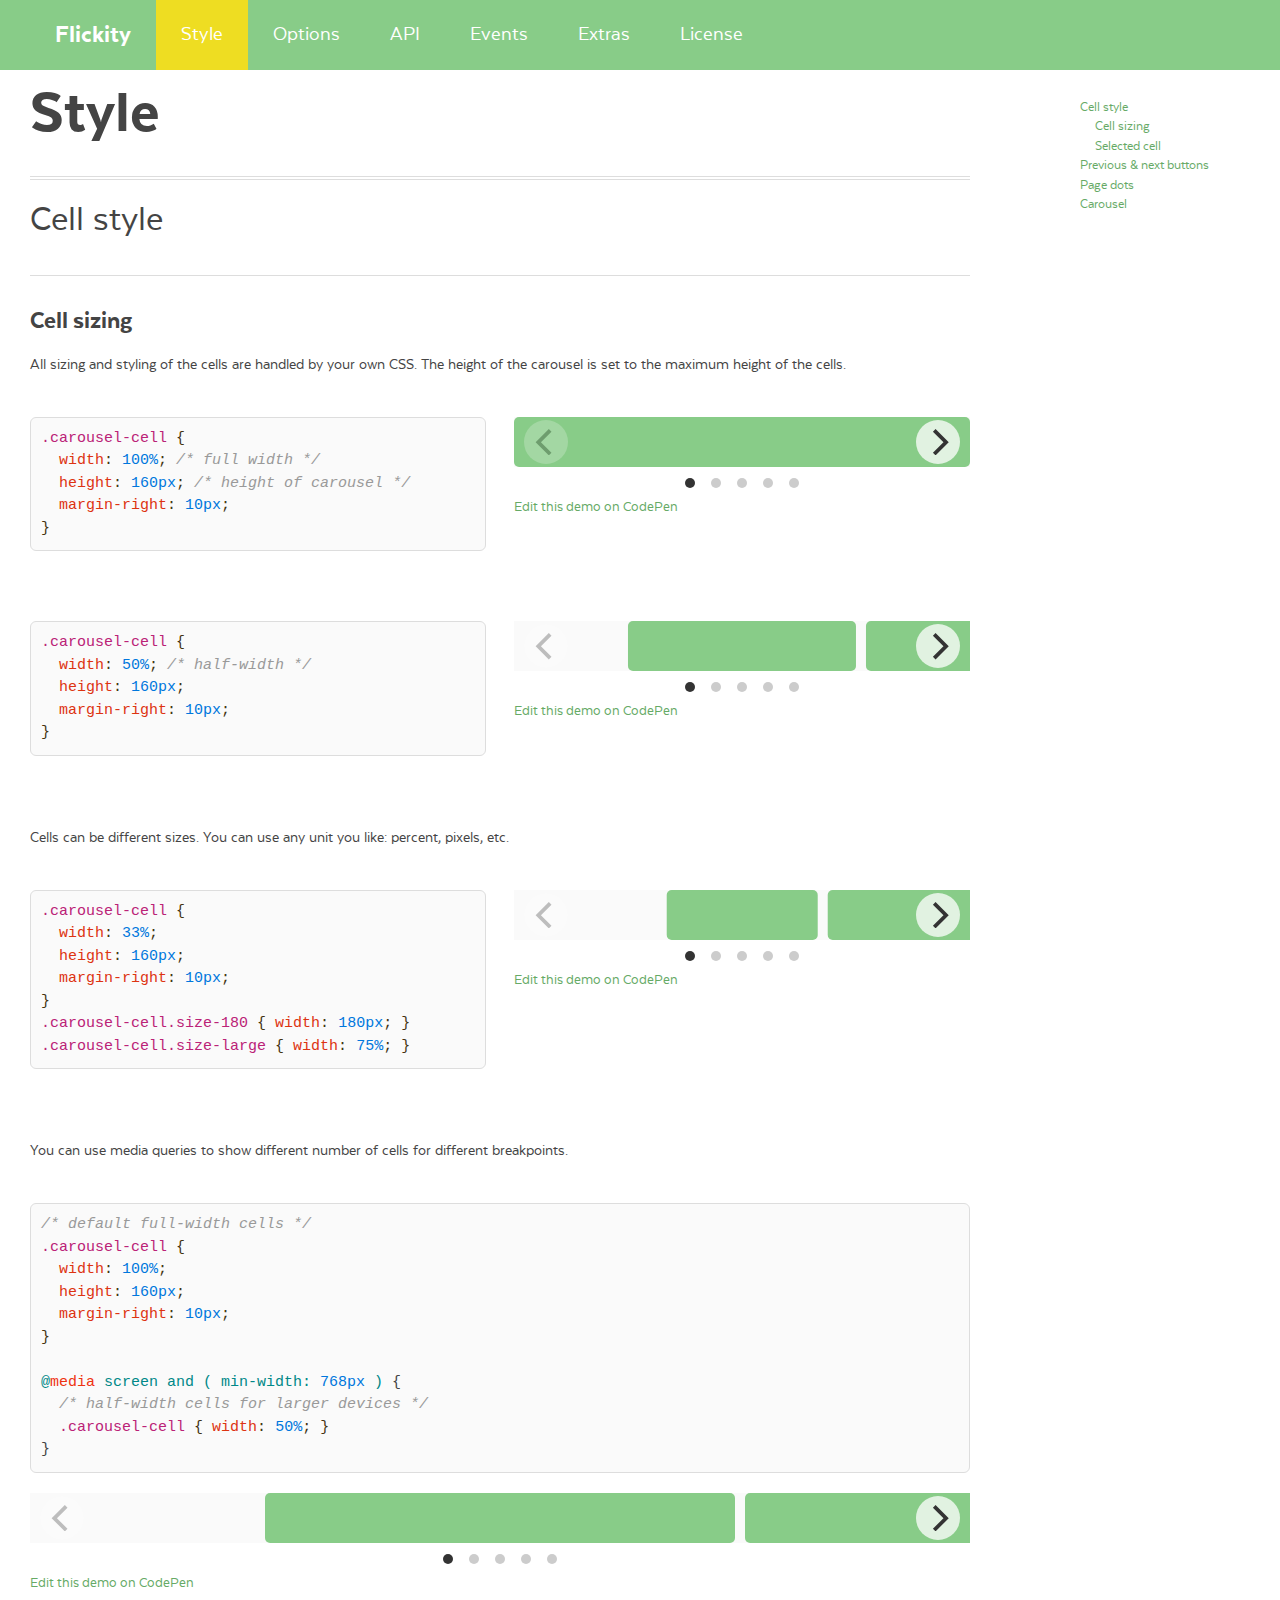
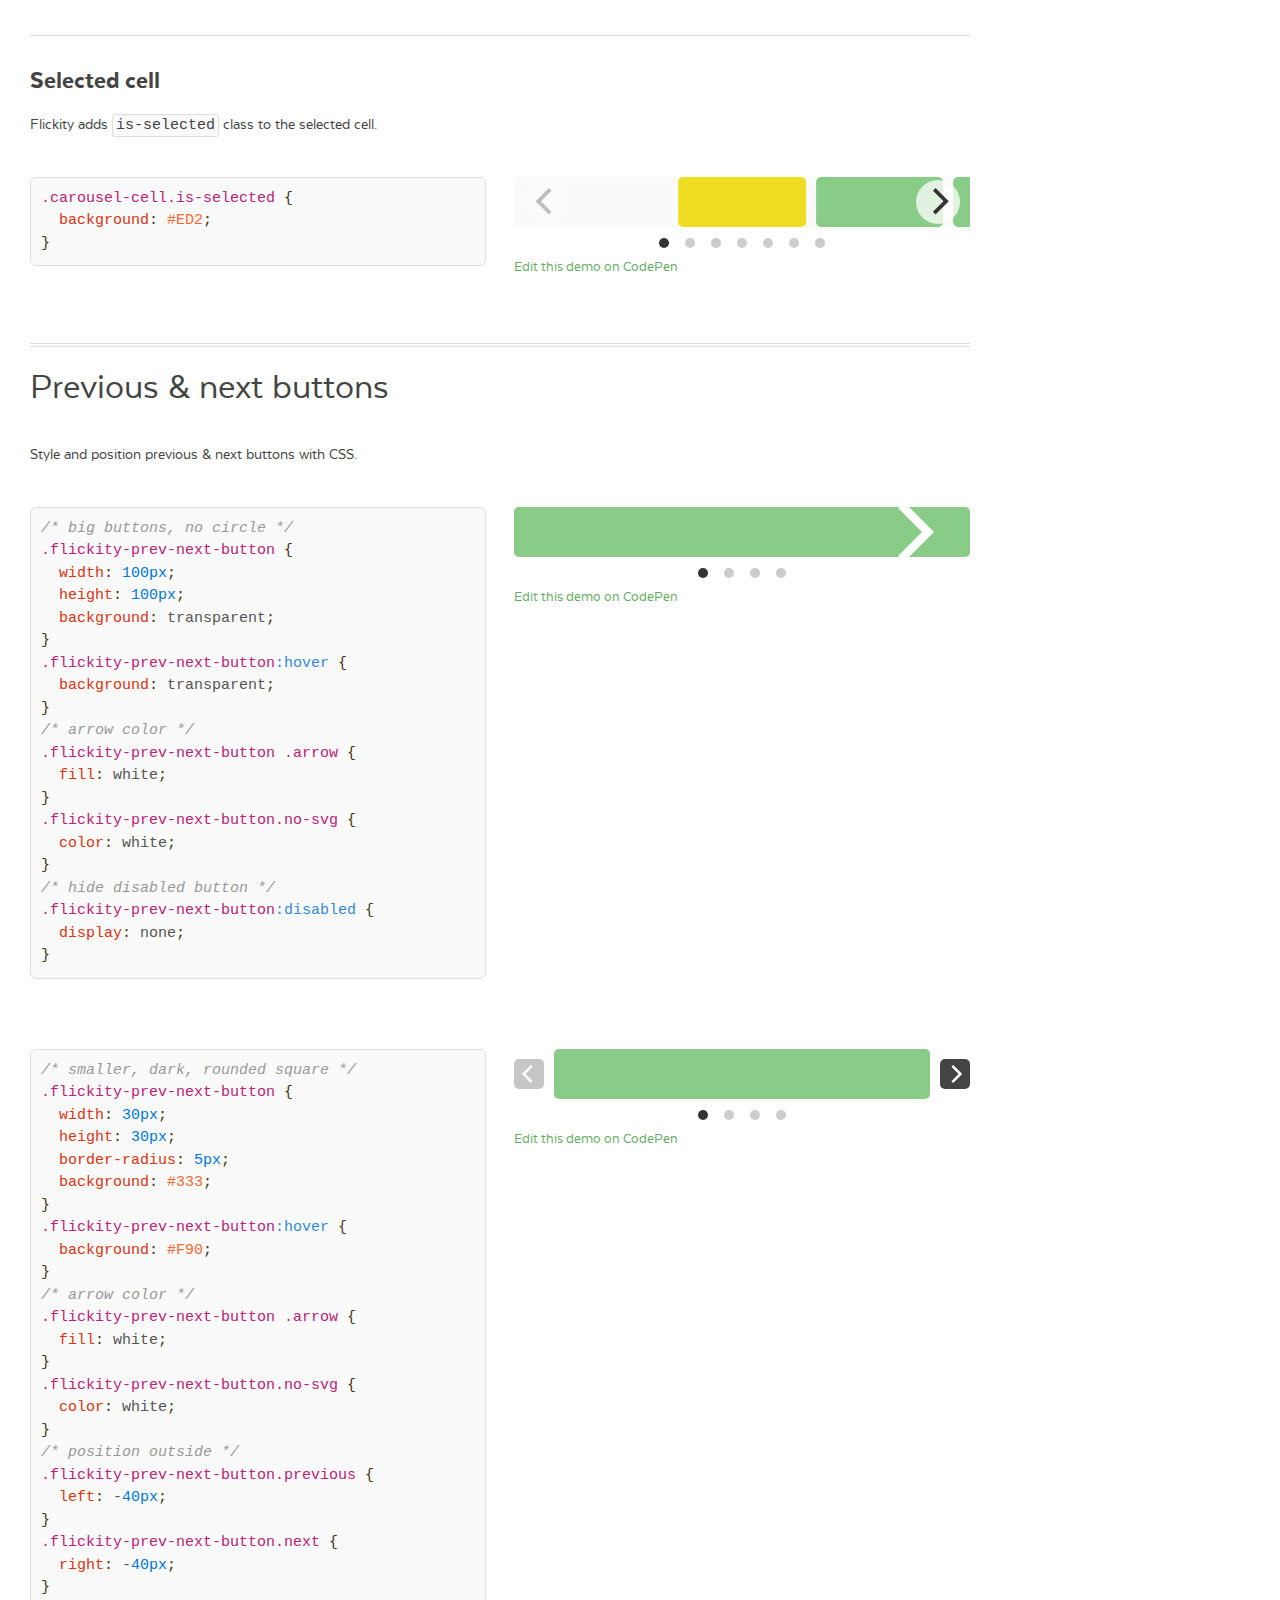
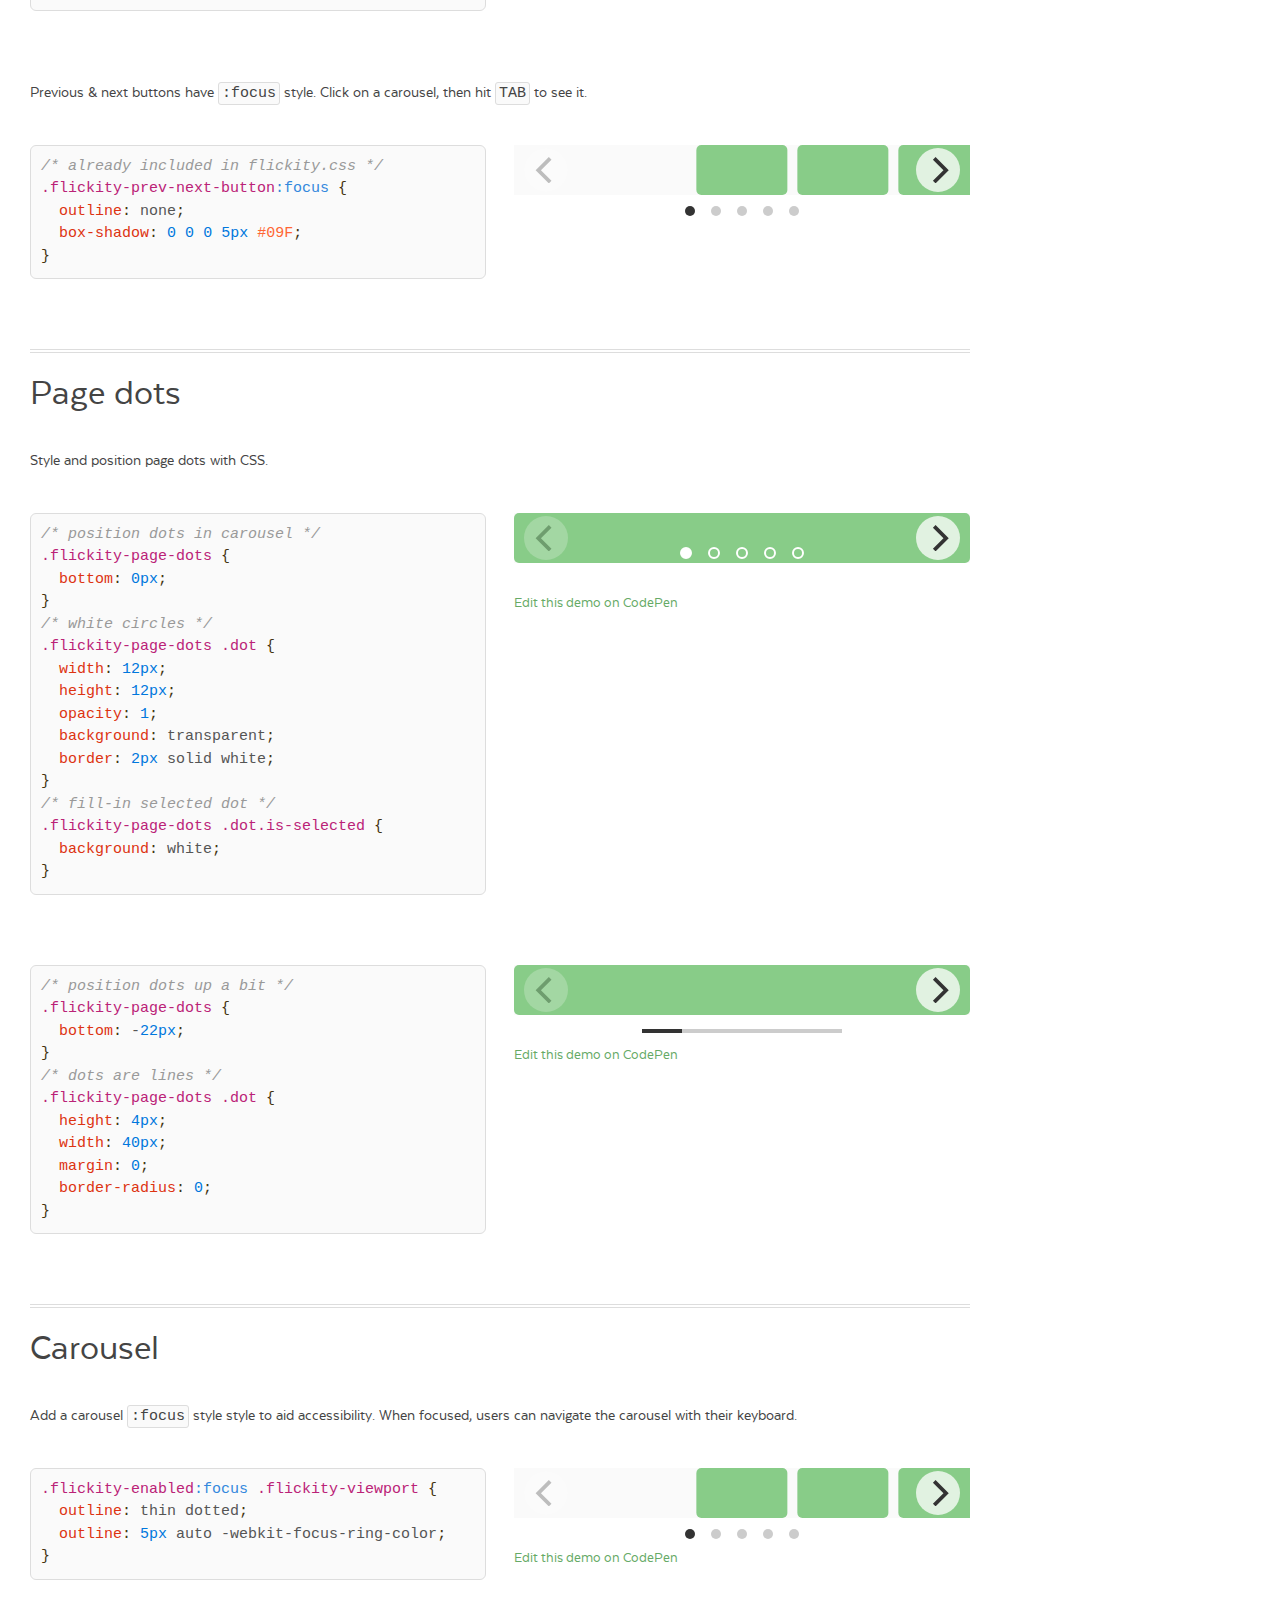
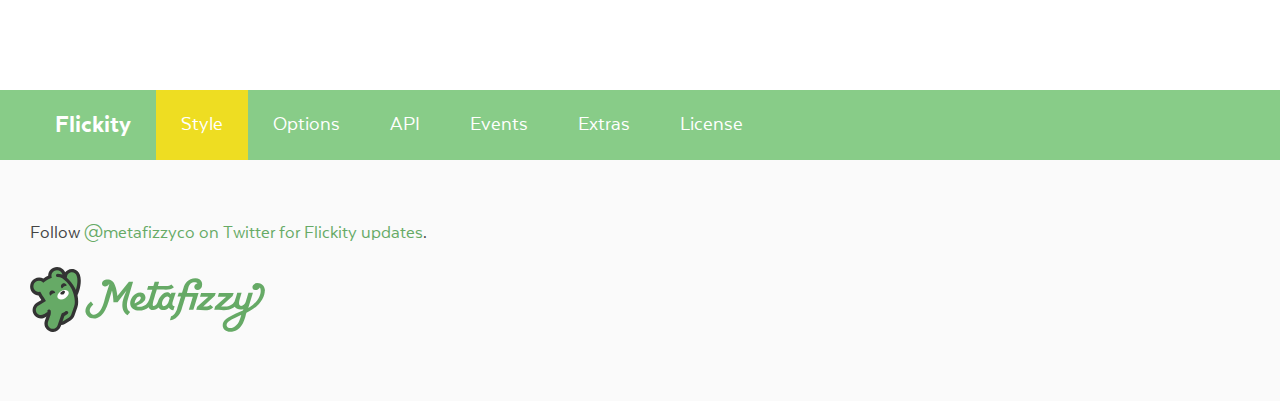
<file: js/flickity-docs/style.html>
<!doctype html>
<html lang="en" class="export">
<head>
  <meta charset="utf-8">
  <meta name="description" content="Touch, responsive, flickable carousels">
  <meta name="viewport" content="width=device-width">

  <title>Flickity &#xB7; Style</title>

    <link rel="stylesheet" href="css/flickity-docs.css" media="screen">

</head>
<body class="page--style">

<nav class="site-nav">
  <div class="content-wrap">
    <ul class="site-nav__list">
      <li class="site-nav__item site-nav__item--homepage"><a href=".">Flickity</a></li>
      <li class="site-nav__item site-nav__item--style"><a href="style.html">Style</a></li>
      <li class="site-nav__item site-nav__item--options"><a href="options.html">Options</a></li>
      <li class="site-nav__item site-nav__item--api"><a href="api.html">API</a></li>
      <li class="site-nav__item site-nav__item--events"><a href="events.html">Events</a></li>
      <li class="site-nav__item site-nav__item--extras"><a href="extras.html">Extras</a></li>
      <li class="site-nav__item site-nav__item--license"><a href="license.html">License</a></li>
    </ul>
  </div>
</nav>


<div class="main">
  <div class="content-wrap">
      <h1 class="page-title">Style</h1>


    <ul class="page-nav" data-js-module="page-nav">
<li class="page-nav__item page-nav__item--h2"><a href="#cell-style">Cell style</a></li>
<li class="page-nav__item page-nav__item--h3"><a href="#cell-sizing">Cell sizing</a></li>
<li class="page-nav__item page-nav__item--h3"><a href="#selected-cell">Selected cell</a></li>
<li class="page-nav__item page-nav__item--h2"><a href="#previous-next-buttons">Previous &amp; next buttons</a></li>
<li class="page-nav__item page-nav__item--h2"><a href="#page-dots">Page dots</a></li>
<li class="page-nav__item page-nav__item--h2"><a href="#carousel">Carousel</a></li>
</ul>


<h2 id="cell-style">Cell style</h2>

<h3 id="cell-sizing">Cell sizing</h3>

<p>All sizing and styling of the cells are handled by your own CSS. The height of the carousel is set to the maximum height of the cells.</p>

<div class="example duo">
  <div class="example__code duo__cell">
<pre><code class="css"><span class="class">.carousel-cell</span> <span class="rules">{
  <span class="rule"><span class="attribute">width</span>:<span class="value"> <span class="number">100%</span></span></span>; <span class="comment">/* full width */</span>
  <span class="rule"><span class="attribute">height</span>:<span class="value"> <span class="number">160px</span></span></span>; <span class="comment">/* height of carousel */</span>
  <span class="rule"><span class="attribute">margin-right</span>:<span class="value"> <span class="number">10px</span></span></span>;
<span class="rule">}</span></span>
</code></pre>
  </div>
  <div class="example__demo duo__cell">
    <div class="carousel carousel--full-width" data-flickity="">
      <div class="carousel-cell"></div>
      <div class="carousel-cell"></div>
      <div class="carousel-cell"></div>
      <div class="carousel-cell"></div>
      <div class="carousel-cell"></div>
    </div>
    <p class="edit-demo">
        <a href="http://codepen.io/desandro/pen/dPdyJK">Edit this demo on CodePen</a>
    </p>
  </div>
</div>

<div class="example duo">
  <div class="example__code duo__cell">
<pre><code class="css"><span class="class">.carousel-cell</span> <span class="rules">{
  <span class="rule"><span class="attribute">width</span>:<span class="value"> <span class="number">50%</span></span></span>; <span class="comment">/* half-width */</span>
  <span class="rule"><span class="attribute">height</span>:<span class="value"> <span class="number">160px</span></span></span>;
  <span class="rule"><span class="attribute">margin-right</span>:<span class="value"> <span class="number">10px</span></span></span>;
<span class="rule">}</span></span>
</code></pre>
  </div>
  <div class="example__demo duo__cell">
    <div class="carousel carousel--half-width" data-flickity="">
      <div class="carousel-cell"></div>
      <div class="carousel-cell"></div>
      <div class="carousel-cell"></div>
      <div class="carousel-cell"></div>
      <div class="carousel-cell"></div>
    </div>
    <p class="edit-demo">
        <a href="http://codepen.io/desandro/pen/gbvOvy">Edit this demo on CodePen</a>
    </p>
  </div>
</div>

<p>Cells can be different sizes. You can use any unit you like: percent, pixels, etc.</p>

<div class="example duo">
  <div class="example__code duo__cell">
<pre><code class="css"><span class="class">.carousel-cell</span> <span class="rules">{
  <span class="rule"><span class="attribute">width</span>:<span class="value"> <span class="number">33%</span></span></span>;
  <span class="rule"><span class="attribute">height</span>:<span class="value"> <span class="number">160px</span></span></span>;
  <span class="rule"><span class="attribute">margin-right</span>:<span class="value"> <span class="number">10px</span></span></span>;
<span class="rule">}</span></span>
<span class="class">.carousel-cell</span><span class="class">.size-180</span> <span class="rules">{ <span class="rule"><span class="attribute">width</span>:<span class="value"> <span class="number">180px</span></span></span>; <span class="rule">}</span></span>
<span class="class">.carousel-cell</span><span class="class">.size-large</span> <span class="rules">{ <span class="rule"><span class="attribute">width</span>:<span class="value"> <span class="number">75%</span></span></span>; <span class="rule">}</span></span>
</code></pre>
  </div>
  <div class="example__demo duo__cell">
    <div class="carousel carousel--various-widths" data-flickity="">
      <div class="carousel-cell"></div>
      <div class="carousel-cell size-180"></div>
      <div class="carousel-cell size-large"></div>
      <div class="carousel-cell"></div>
      <div class="carousel-cell size-large"></div>
    </div>
    <p class="edit-demo">
        <a href="http://codepen.io/desandro/pen/raJNdm">Edit this demo on CodePen</a>
    </p>
  </div>
</div>

<p>You can use media queries to show different number of cells for different breakpoints.</p>

<div class="example">
  <div class="example__code">
<pre><code class="css"><span class="comment">/* default full-width cells */</span>
<span class="class">.carousel-cell</span> <span class="rules">{
  <span class="rule"><span class="attribute">width</span>:<span class="value"> <span class="number">100%</span></span></span>;
  <span class="rule"><span class="attribute">height</span>:<span class="value"> <span class="number">160px</span></span></span>;
  <span class="rule"><span class="attribute">margin-right</span>:<span class="value"> <span class="number">10px</span></span></span>;
<span class="rule">}</span></span>

<span class="at_rule">@<span class="keyword">media</span> screen and ( min-width: <span class="number">768px</span> ) </span>{
  <span class="comment">/* half-width cells for larger devices */</span>
  <span class="class">.carousel-cell</span> <span class="rules">{ <span class="rule"><span class="attribute">width</span>:<span class="value"> <span class="number">50%</span></span></span>; <span class="rule">}</span></span>
}
</code></pre>
  </div>
  <div class="example__demo">
    <div class="carousel carousel--media-queried" data-flickity="">
      <div class="carousel-cell"></div>
      <div class="carousel-cell"></div>
      <div class="carousel-cell"></div>
      <div class="carousel-cell"></div>
      <div class="carousel-cell"></div>
    </div>
    <p class="edit-demo">
        <a href="http://codepen.io/desandro/pen/azqbGV">Edit this demo on CodePen</a>
    </p>
  </div>
</div>

<h3 id="selected-cell">Selected cell</h3>

<p>Flickity adds <code>is-selected</code> class to the selected cell.</p>

<div class="example duo">
  <div class="example__code duo__cell">
<pre><code class="css"><span class="class">.carousel-cell</span><span class="class">.is-selected</span> <span class="rules">{
  <span class="rule"><span class="attribute">background</span>:<span class="value"> <span class="hexcolor">#ED2</span></span></span>;
<span class="rule">}</span></span>
</code></pre>
  </div>
  <div class="example__demo duo__cell">
    <div class="carousel carousel--selected-cell carousel--show-several" data-flickity="">
      <div class="carousel-cell"></div>
      <div class="carousel-cell"></div>
      <div class="carousel-cell"></div>
      <div class="carousel-cell"></div>
      <div class="carousel-cell"></div>
      <div class="carousel-cell"></div>
      <div class="carousel-cell"></div>
    </div>
    <p class="edit-demo">
        <a href="http://codepen.io/desandro/pen/YPezvR">Edit this demo on CodePen</a>
    </p>
  </div>
</div>


<h2 id="previous-next-buttons">Previous &amp; next buttons</h2>

<p>Style and position previous &amp; next buttons with CSS.</p>

<div class="example duo">
  <div class="example__code duo__cell">
<pre><code class="css"><span class="comment">/* big buttons, no circle */</span>
<span class="class">.flickity-prev-next-button</span> <span class="rules">{
  <span class="rule"><span class="attribute">width</span>:<span class="value"> <span class="number">100px</span></span></span>;
  <span class="rule"><span class="attribute">height</span>:<span class="value"> <span class="number">100px</span></span></span>;
  <span class="rule"><span class="attribute">background</span>:<span class="value"> transparent</span></span>;
<span class="rule">}</span></span>
<span class="class">.flickity-prev-next-button</span><span class="pseudo">:hover</span> <span class="rules">{
  <span class="rule"><span class="attribute">background</span>:<span class="value"> transparent</span></span>;
<span class="rule">}</span></span>
<span class="comment">/* arrow color */</span>
<span class="class">.flickity-prev-next-button</span> <span class="class">.arrow</span> <span class="rules">{
  <span class="rule"><span class="attribute">fill</span>:<span class="value"> white</span></span>;
<span class="rule">}</span></span>
<span class="class">.flickity-prev-next-button</span><span class="class">.no-svg</span> <span class="rules">{
  <span class="rule"><span class="attribute">color</span>:<span class="value"> white</span></span>;
<span class="rule">}</span></span>
<span class="comment">/* hide disabled button */</span>
<span class="class">.flickity-prev-next-button</span><span class="pseudo">:disabled</span> <span class="rules">{
  <span class="rule"><span class="attribute">display</span>:<span class="value"> none</span></span>;
<span class="rule">}</span></span>
</code></pre>
  </div>
  <div class="example__demo duo__cell">
    <div class="carousel carousel--full-width carousel--prev-next-big-arrow" data-flickity="">
      <div class="carousel-cell"></div>
      <div class="carousel-cell"></div>
      <div class="carousel-cell"></div>
      <div class="carousel-cell"></div>
    </div>
    <p class="edit-demo">
        <a href="http://codepen.io/desandro/pen/EaQxpb">Edit this demo on CodePen</a>
    </p>
  </div>
</div>

<div class="example duo">
  <div class="example__code duo__cell">
<pre><code class="css"><span class="comment">/* smaller, dark, rounded square */</span>
<span class="class">.flickity-prev-next-button</span> <span class="rules">{
  <span class="rule"><span class="attribute">width</span>:<span class="value"> <span class="number">30px</span></span></span>;
  <span class="rule"><span class="attribute">height</span>:<span class="value"> <span class="number">30px</span></span></span>;
  <span class="rule"><span class="attribute">border-radius</span>:<span class="value"> <span class="number">5px</span></span></span>;
  <span class="rule"><span class="attribute">background</span>:<span class="value"> <span class="hexcolor">#333</span></span></span>;
<span class="rule">}</span></span>
<span class="class">.flickity-prev-next-button</span><span class="pseudo">:hover</span> <span class="rules">{
  <span class="rule"><span class="attribute">background</span>:<span class="value"> <span class="hexcolor">#F90</span></span></span>;
<span class="rule">}</span></span>
<span class="comment">/* arrow color */</span>
<span class="class">.flickity-prev-next-button</span> <span class="class">.arrow</span> <span class="rules">{
  <span class="rule"><span class="attribute">fill</span>:<span class="value"> white</span></span>;
<span class="rule">}</span></span>
<span class="class">.flickity-prev-next-button</span><span class="class">.no-svg</span> <span class="rules">{
  <span class="rule"><span class="attribute">color</span>:<span class="value"> white</span></span>;
<span class="rule">}</span></span>
<span class="comment">/* position outside */</span>
<span class="class">.flickity-prev-next-button</span><span class="class">.previous</span> <span class="rules">{
  <span class="rule"><span class="attribute">left</span>:<span class="value"> -<span class="number">40px</span></span></span>;
<span class="rule">}</span></span>
<span class="class">.flickity-prev-next-button</span><span class="class">.next</span> <span class="rules">{
  <span class="rule"><span class="attribute">right</span>:<span class="value"> -<span class="number">40px</span></span></span>;
<span class="rule">}</span></span>
</code></pre>
  </div>
  <div class="example__demo duo__cell">
    <div class="carousel carousel--full-width carousel--prev-next-small-outside" data-flickity="">
      <div class="carousel-cell"></div>
      <div class="carousel-cell"></div>
      <div class="carousel-cell"></div>
      <div class="carousel-cell"></div>
    </div>
    <p class="edit-demo">
        <a href="http://codepen.io/desandro/pen/zxRYMP">Edit this demo on CodePen</a>
    </p>
  </div>
</div>

<p>Previous &amp; next buttons have <code>:focus</code> style. Click on a carousel, then hit <kbd>TAB</kbd> to see it.</p>

<div class="example duo">
  <div class="example__code duo__cell">
<pre><code class="css"><span class="comment">/* already included in flickity.css */</span>
<span class="class">.flickity-prev-next-button</span><span class="pseudo">:focus</span> <span class="rules">{
  <span class="rule"><span class="attribute">outline</span>:<span class="value"> none</span></span>;
  <span class="rule"><span class="attribute">box-shadow</span>:<span class="value"> <span class="number">0</span> <span class="number">0</span> <span class="number">0</span> <span class="number">5px</span> <span class="hexcolor">#09F</span></span></span>;
<span class="rule">}</span></span>
</code></pre>
  </div>
  <div class="example__demo duo__cell">
    <div class="carousel" data-flickity="">
      <div class="carousel-cell"></div>
      <div class="carousel-cell"></div>
      <div class="carousel-cell"></div>
      <div class="carousel-cell"></div>
      <div class="carousel-cell"></div>
    </div>
  </div>
</div>


<h2 id="page-dots">Page dots</h2>

<p>Style and position page dots with CSS.</p>

<div class="example duo">
  <div class="example__code duo__cell">
<pre><code class="css"><span class="comment">/* position dots in carousel */</span>
<span class="class">.flickity-page-dots</span> <span class="rules">{
  <span class="rule"><span class="attribute">bottom</span>:<span class="value"> <span class="number">0px</span></span></span>;
<span class="rule">}</span></span>
<span class="comment">/* white circles */</span>
<span class="class">.flickity-page-dots</span> <span class="class">.dot</span> <span class="rules">{
  <span class="rule"><span class="attribute">width</span>:<span class="value"> <span class="number">12px</span></span></span>;
  <span class="rule"><span class="attribute">height</span>:<span class="value"> <span class="number">12px</span></span></span>;
  <span class="rule"><span class="attribute">opacity</span>:<span class="value"> <span class="number">1</span></span></span>;
  <span class="rule"><span class="attribute">background</span>:<span class="value"> transparent</span></span>;
  <span class="rule"><span class="attribute">border</span>:<span class="value"> <span class="number">2px</span> solid white</span></span>;
<span class="rule">}</span></span>
<span class="comment">/* fill-in selected dot */</span>
<span class="class">.flickity-page-dots</span> <span class="class">.dot</span><span class="class">.is-selected</span> <span class="rules">{
  <span class="rule"><span class="attribute">background</span>:<span class="value"> white</span></span>;
<span class="rule">}</span></span>
</code></pre>
  </div>
  <div class="example__demo duo__cell">
    <div class="carousel carousel--full-width carousel--o-dots" data-flickity="">
      <div class="carousel-cell"></div>
      <div class="carousel-cell"></div>
      <div class="carousel-cell"></div>
      <div class="carousel-cell"></div>
      <div class="carousel-cell"></div>
    </div>
    <p class="edit-demo">
        <a href="http://codepen.io/desandro/pen/EaQaYL">Edit this demo on CodePen</a>
    </p>
  </div>
</div>

<div class="example duo">
  <div class="example__code duo__cell">
<pre><code class="css"><span class="comment">/* position dots up a bit */</span>
<span class="class">.flickity-page-dots</span> <span class="rules">{
  <span class="rule"><span class="attribute">bottom</span>:<span class="value"> -<span class="number">22px</span></span></span>;
<span class="rule">}</span></span>
<span class="comment">/* dots are lines */</span>
<span class="class">.flickity-page-dots</span> <span class="class">.dot</span> <span class="rules">{
  <span class="rule"><span class="attribute">height</span>:<span class="value"> <span class="number">4px</span></span></span>;
  <span class="rule"><span class="attribute">width</span>:<span class="value"> <span class="number">40px</span></span></span>;
  <span class="rule"><span class="attribute">margin</span>:<span class="value"> <span class="number">0</span></span></span>;
  <span class="rule"><span class="attribute">border-radius</span>:<span class="value"> <span class="number">0</span></span></span>;
<span class="rule">}</span></span>
</code></pre>
  </div>
  <div class="example__demo duo__cell">
    <div class="carousel carousel--full-width carousel--line-dots" data-flickity="">
      <div class="carousel-cell"></div>
      <div class="carousel-cell"></div>
      <div class="carousel-cell"></div>
      <div class="carousel-cell"></div>
      <div class="carousel-cell"></div>
    </div>
    <p class="edit-demo">
        <a href="http://codepen.io/desandro/pen/ByYyao">Edit this demo on CodePen</a>
    </p>
  </div>
</div>


<h2 id="carousel">Carousel</h2>

<p>Add a carousel <code>:focus</code> style style to aid accessibility. When focused, users can navigate the carousel with their keyboard.</p>

<div class="example duo">
  <div class="example__code duo__cell">
<pre><code class="css"><span class="class">.flickity-enabled</span><span class="pseudo">:focus</span> <span class="class">.flickity-viewport</span> <span class="rules">{
  <span class="rule"><span class="attribute">outline</span>:<span class="value"> thin dotted</span></span>;
  <span class="rule"><span class="attribute">outline</span>:<span class="value"> <span class="number">5px</span> auto -webkit-focus-ring-color</span></span>;
<span class="rule">}</span></span>
</code></pre>
  </div>
  <div class="example__demo duo__cell">
    <div class="carousel carousel--carousel-focus" data-flickity="">
      <div class="carousel-cell"></div>
      <div class="carousel-cell"></div>
      <div class="carousel-cell"></div>
      <div class="carousel-cell"></div>
      <div class="carousel-cell"></div>
    </div>
    <p class="edit-demo">
        <a href="http://codepen.io/desandro/pen/RNQOGm">Edit this demo on CodePen</a>
    </p>
  </div>
</div>
  </div>
</div>

<nav class="site-nav">
  <div class="content-wrap">
    <ul class="site-nav__list">
      <li class="site-nav__item site-nav__item--homepage"><a href=".">Flickity</a></li>
      <li class="site-nav__item site-nav__item--style"><a href="style.html">Style</a></li>
      <li class="site-nav__item site-nav__item--options"><a href="options.html">Options</a></li>
      <li class="site-nav__item site-nav__item--api"><a href="api.html">API</a></li>
      <li class="site-nav__item site-nav__item--events"><a href="events.html">Events</a></li>
      <li class="site-nav__item site-nav__item--extras"><a href="extras.html">Extras</a></li>
      <li class="site-nav__item site-nav__item--license"><a href="license.html">License</a></li>
    </ul>
  </div>
</nav>

<div class="site-footer">
  <div class="content-wrap">

    <p class="site-footer__follow">Follow <a href="https://twitter.com/metafizzyco">@metafizzyco on Twitter for Flickity updates</a>.</p>

    <p class="site-footer__brand">
      <a class="site-footer__brand__link" href="http://metafizzy.co">
        <svg class="metafizzy-logo site-footer__metafizzy-logo" viewbox="0 0 400 512">
          <path fill="#333" d="M329.4 15c-25 0-44 15-52 26.4C271 27 251 0 213 0c-39 0-69 30.4-70 69-9 3.6-32 17-38 22-10-5-21-8-33-8-35 0-71 27.4-71 71.6 0 40 34.4 68.4 65.6 69.5 6 10 13 21 22.5 35 0.6 0-38 23.5-38 23.5-15 9.5-31 27-31 56.5 0 38.4 32 66 66 66 12.4 0 24.5-3 35-10l8-5-12 34c-15 46 20 88 62.5 88 28 0 53.4-18 63-45l3.6-10c9.6 -1 19-4 28-9l47.5-29c13-8 23-20 28-35l23.5-67c9.6-27 7-64 1-95 4-8 26-57 26-113 0-79-43-94-70-94z"/>
          <defs>
            <path id="metafizzy-logo__body-path" d="M290.4 84c-1-18 10-34 27.6-40 21-7 43 5 50 26 11 34 4 75-7 112-8-23-37-68-71-98zm31 77.4c-30-45-65-82-104-82-7 0-13-6-13-14 0-7 6.4-13 14-13 22 0.6 36.6 8 37.5 8-5-26-38-45-66-28-18 11-26 33.6-18 53-19 5.4-55 27-68 38.5-14-16-38-20-56-9-21 13-27 40-15 61 10 17 29.6 24 47.6 20 8 15 23 38 45 71l-61 38C46 317 40 342 52 360c13 20 38 23.4 55 13 11.6-7 31-19 31-19 0-2 0-4 -1-5-1-7 4-14 11-15 7-1 14 4 15 11 2.5 15 0 27-1 32 0 0-11 31-20 57-9 28 12.5 53 37 53 15 0 32-9 38-27l31-89c1-4 4-7 8-8 12.6-4 23-14 23-14 5.4-5 14-4 19 1 5 5.4 4.5 14 -1 19 0 0.5-11 10-26 17l-15 43c1 -1 2.6-1 4-2l47.5-29c8-5 14-12 17-21l23.5-67c14-41-3-112-26-147z"/>
          </defs>
          <use class="metafizzy-logo__body" xlink:href="#metafizzy-logo__body-path"/>
          <clippath id="metafizzy-logo__body-clip">
            <use xlink:href="#metafizzy-logo__body-path"/>
          </clippath>
          <g clip-path="url(#metafizzy-logo__body-clip)">
            <path class="metafizzy-logo__stripe1" d="M-65 186l379-238 55 87L-11 273z"/>
            <path class="metafizzy-logo__stripe2" d="M-11 272l379-238 55 87-379 239z"/>
            <path class="metafizzy-logo__stripe3" d="M43 358l379-238 46 73-379 238z"/>
            <path class="metafizzy-logo__stripe4" d="M89 430l379-238 55 87-379 239z"/>
          </g>
          <ellipse transform="rotate(-121.393 260.234 218.053)" fill="#FFF" cx="260" cy="218" rx="32" ry="49"/>
          <path fill="#333" d="M196.4 196c6.6 11-8 7-19 14-11 6.6-14 21-21 10-7-11-3-25 8-32 11-7 25-3 32 8zM287 140c6.6 11-8 7-19 14s-14 21-21 10-3-25 8-32c11-7 25-3 32 8z"/>
          <path fill="#333" d="M243 199l17.4-11c5-3 11-1 14 3 2 3 2 7 0 10.5l-6 10c-2 3-4 4.4-8 5l-11 1c-4 0-7-1-9-5-3-5-1-11 3.5-14z"/>
        </svg>

        <svg class="metafizzy-wordmark site-footer__metafizzy-wordmark" xmlns="http://www.w3.org/2000/svg" width="1000" height="300" viewbox="0 0 1000 300">
          <path d="M491 121l13-39H480l-3 8c-23-31-63 7-72 41-4 10-12 25-23 25-13 0 0-35 6-56v 0c4-12 11-36 11-36H423c25 0 51 5 71-13l-14-15c-9 8-17 8-27 8h-48l7-23h-25L380 44h-29l-6 21H374l-6 19c-7 22-11 49-30 64-14 10-38 17-53 7 19-8 51-21 51-45 0-13-8-29-28-29-39 0-57 40-57 60 0 25 24 40 49 40 21 0 39-7 54-19 3 9 11 16 24 16 13 0 23-5 30-14 7 10 19 16 33 14 11-1 19-7 25-14 4 8 11 14 25 15L498 157c-21-1-10-26-7-36zM277 132c3-10 13-33 28-29 5 1 6 7 4 12-4 12-20 20-33 26 0-3 0-6 1-8zm166 24c-9 3-14-2-15-11-3-19 25-60 42-33l-4 14c-3 12-12 26-23 30zm-192 33L236 207c-31-18-33-59-24-87 10-31 19-50 19-50l-50 65h-23c 0-18-4-50-8-65L136 115c-13 44-37 119-97 109-18-3-32-16-36-34-4-23 12-45 30-60l13 17c-14 11-29 33-13 50 13 14 31 6 42-5 23-22 30-56 38-86C121 82 135 35 135 35c 0 0 -1-1-1-1-5 9-15 14-25 13-11-1-17-11-14-21 3-10 14-18 25-18 15 0 23 1 34 12 14 13 23 50 26 80L244 21h23l-28 94c-7 23-13 59 12 74zM649 48c-2 6-11 18-24 18-14 0-20-11-17-21 3-8 9-14 17-16-8-9-28-7-38 2-9 8-12 20-15 31l-6 21h65l-29 94h-25l22-73H558s-14 48-22 72c-8 27-34 57-64 59L478 212c16-1 29-25 34-41 4-13 18-58 21-68h-19l7-21H539c4-12 7-24 11-36C559 21 583 1 614 1c28 0 42 21 35 47zm78 35h-82l-6 21H685l-62 56-5 17c39 0 75 9 94-15l-16-14c-11 13-27 9-39 10L721 99l6-17zM999 70c0 38-27 89-102 123-2 6-4 12-5 18-7 24-23 88-86 88-22 0-41-12-41-36 0-26 23-38 36-46 24-14 50-25 76-36l3-9c-4 2-8 3-13 3-13 1-28-4-35-15-10 8-23 14-35 17-22 5-57 0-79 0l5-18 61-55h-46l6-21h82l-6 17-64 58c11 0 22 0 33 0 14-1 31-10 41-26 3-4 16-50 16-50h24l-11 38c-4 13-7 35 8 35 12 0 23-13 26-23l15-50h25l-26 85c72-42 76-101 64-114-5 9-15 16-26 14-11-1-17-11-14-21 3-10 14-18 25-18 34 0 44 27 44 44zM867 206l-15 7c-14 7-30 13-48 25-10 7-23 19-15 32 6 11 24 9 34 5 13-6 26-19 32-32 6-11 9-24 13-37z"/>
        </svg>
      </a>

    </p>

  </div> 
</div> 

  <script src="js/flickity-docs.min.js"></script>


</body>
</html>
</file>
